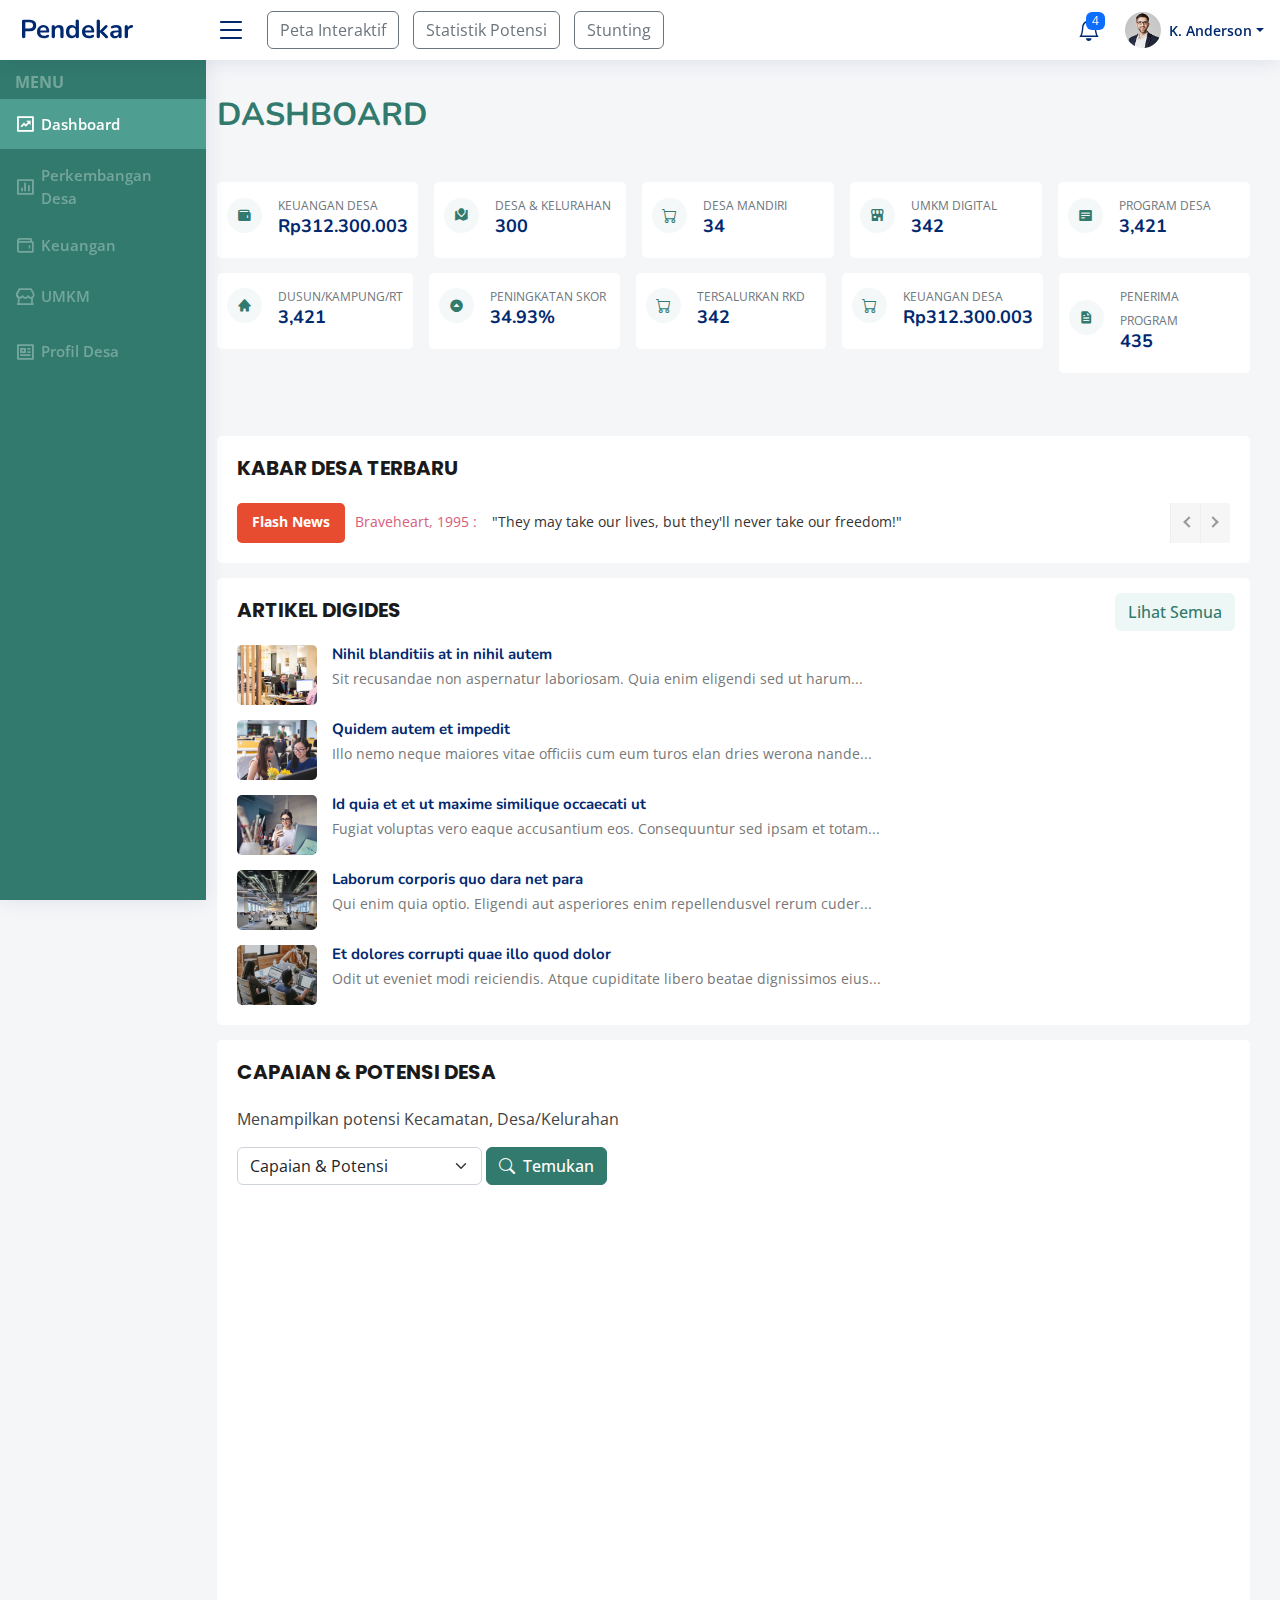
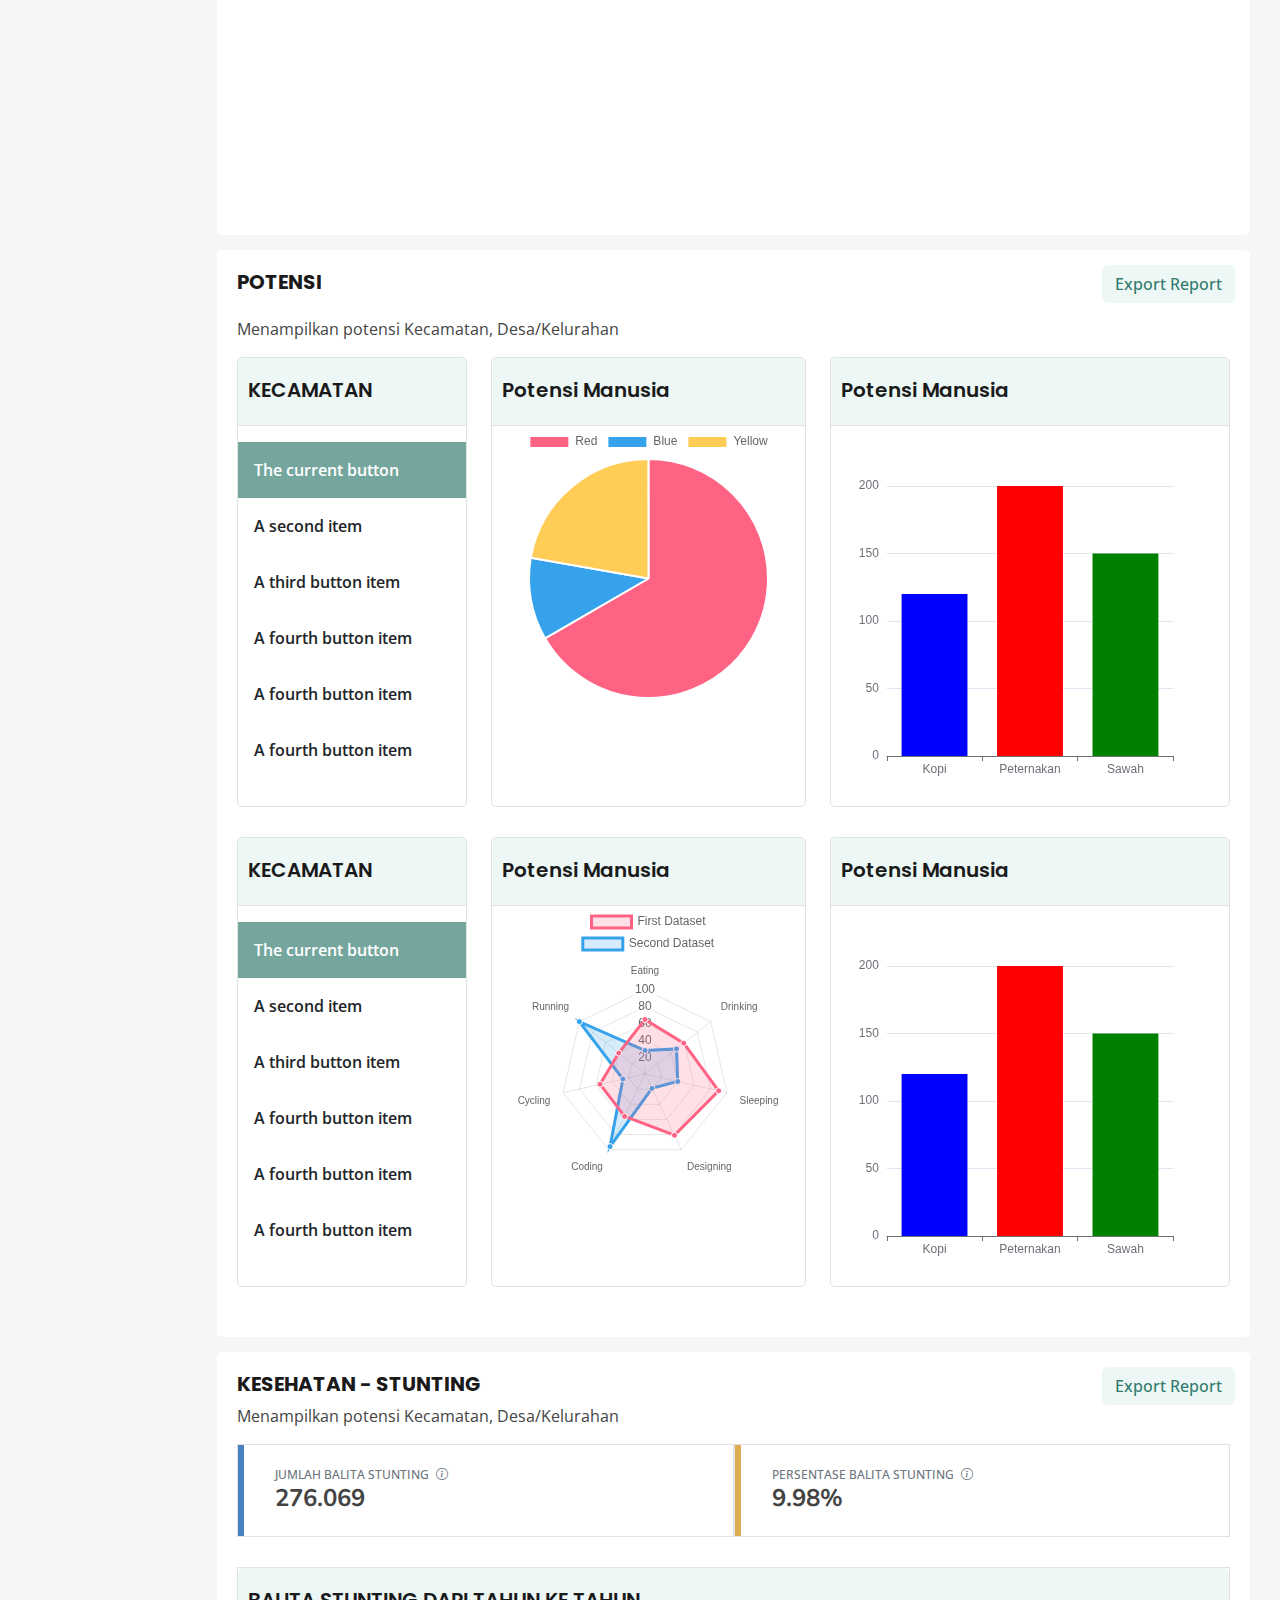
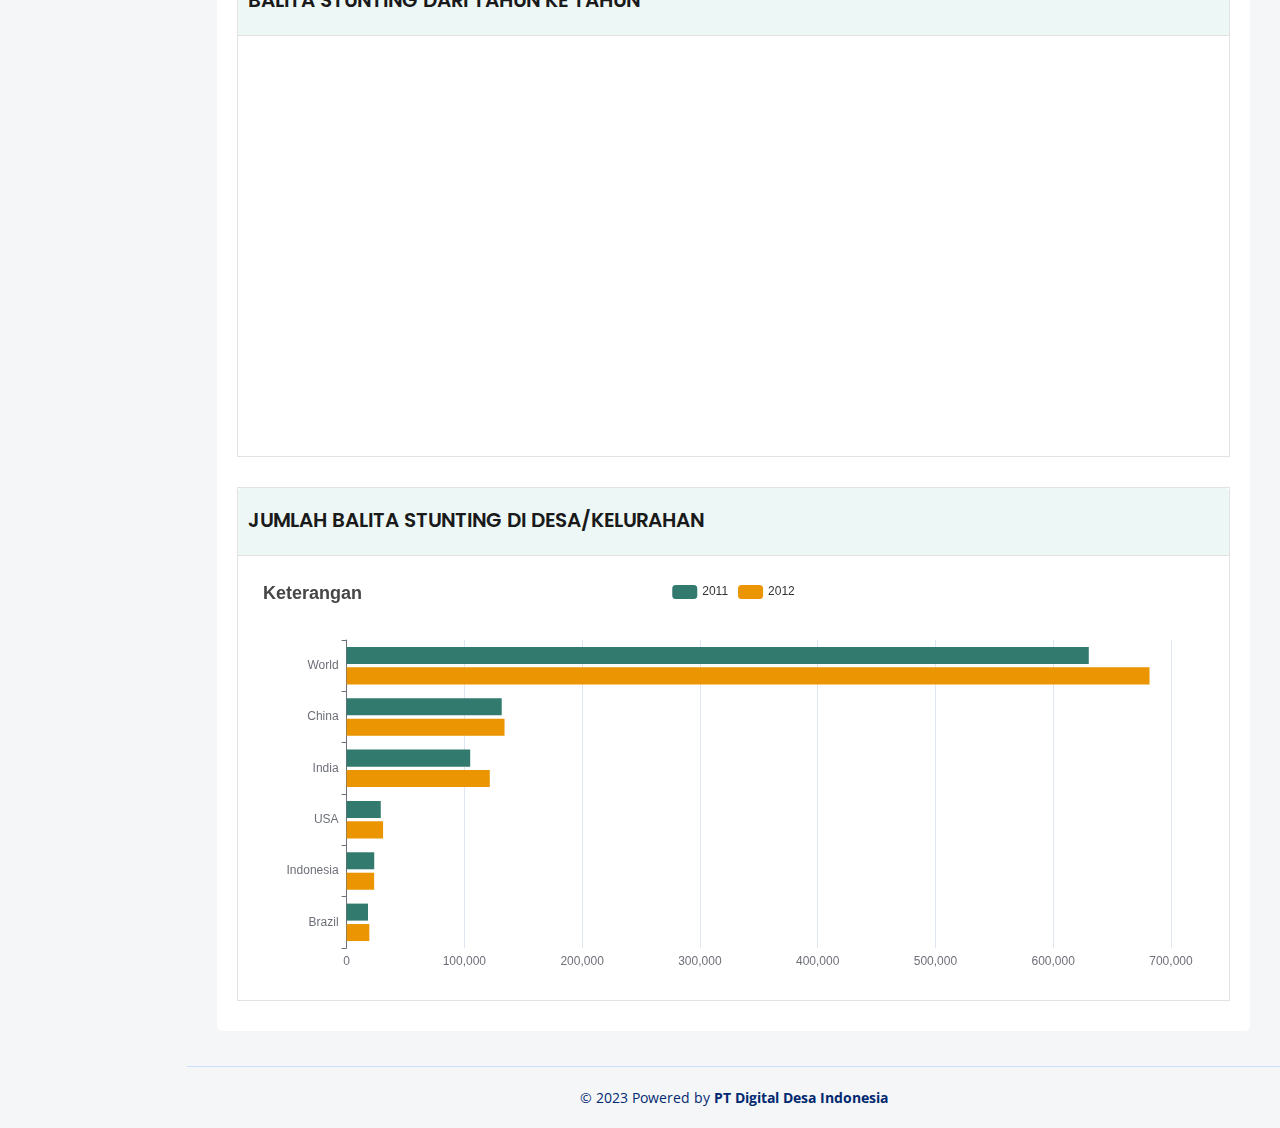
<file: index.html>
<!DOCTYPE html>
<html lang="en">

<head>
  <meta charset="utf-8">
  <meta content="width=device-width, initial-scale=1.0" name="viewport">

  <title>Dashboard - PENDEKAR</title>
  <meta content="" name="description">
  <meta content="" name="keywords">

  <!-- Favicons -->
  <link href="https://digitaldesa.id/templates/homepage/media/misc/favicon/digides.png" rel="icon">
  <link href="assets/img/apple-touch-icon.png" rel="apple-touch-icon">

  <!-- Google Fonts -->
  <link href="https://fonts.gstatic.com" rel="preconnect">
  <link
    href="https://fonts.googleapis.com/css?family=Open+Sans:300,300i,400,400i,600,600i,700,700i|Nunito:300,300i,400,400i,600,600i,700,700i|Poppins:300,300i,400,400i,500,500i,600,600i,700,700i"
    rel="stylesheet">

  <!-- Amcharts -->
  <script src="https://cdn.amcharts.com/lib/5/index.js"></script>
  <script src="https://cdn.amcharts.com/lib/5/xy.js"></script>
  <script src="https://cdn.amcharts.com/lib/5/percent.js"></script>
  <script src="https://cdn.amcharts.com/lib/5/themes/Animated.js"></script>

  <!-- Vendor CSS Files -->
  <link href="assets/vendor/bootstrap/css/bootstrap.min.css" rel="stylesheet">
  <link href="assets/vendor/bootstrap-icons/bootstrap-icons.css" rel="stylesheet">
  <link href="assets/vendor/boxicons/css/boxicons.min.css" rel="stylesheet">
  <link href="assets/vendor/quill/quill.snow.css" rel="stylesheet">
  <link href="assets/vendor/quill/quill.bubble.css" rel="stylesheet">
  <link href="assets/vendor/remixicon/remixicon.css" rel="stylesheet">
  <link href="assets/vendor/simple-datatables/style.css" rel="stylesheet">

  <!-- Template Main CSS File -->
  <link href="assets/css/news-ticker.min.css" rel="stylesheet">
  <link href="assets/css/style.css" rel="stylesheet">

  <!-- =======================================================
  * Template Name: NiceAdmin - v2.5.0
  * Template URL: https://bootstrapmade.com/nice-admin-bootstrap-admin-html-template/
  * Author: BootstrapMade.com
  * License: https://bootstrapmade.com/license/
  ======================================================== -->
</head>

<body>

  <!-- ======= Header ======= -->
  <header id="header" class="header fixed-top d-flex align-items-center">

    <div class="d-flex align-items-center justify-content-between">
      <a href="index.html" class="logo d-flex align-items-center">
        <!-- <img src="assets/img/logo.png" alt=""> -->
        <span class="d-none d-lg-block">Pendekar</span>
      </a>
      <i class="bi bi-list toggle-sidebar-btn"></i>
    </div><!-- End Logo -->

    <div class="button-bar">
      <button type="button" class="btn btn-outline-secondary">Peta Interaktif</button>
      <button type="button" class="btn btn-outline-secondary">Statistik Potensi</button>
      <button type="button" class="btn btn-outline-secondary">Stunting</button>
    </div><!-- End Button Bar -->

    <nav class="header-nav ms-auto">
      <ul class="d-flex align-items-center">

        <li class="nav-item dropdown">

          <a class="nav-link nav-icon" href="#" data-bs-toggle="dropdown">
            <i class="bi bi-bell"></i>
            <span class="badge bg-primary badge-number">4</span>
          </a><!-- End Notification Icon -->

          <ul class="dropdown-menu dropdown-menu-end dropdown-menu-arrow notifications">
            <li class="dropdown-header">
              You have 4 new notifications
              <a href="#"><span class="badge rounded-pill bg-primary p-2 ms-2">View all</span></a>
            </li>
            <li>
              <hr class="dropdown-divider">
            </li>

            <li class="notification-item">
              <i class="bi bi-exclamation-circle text-warning"></i>
              <div>
                <h4>Lorem Ipsum</h4>
                <p>Quae dolorem earum veritatis oditseno</p>
                <p>30 min. ago</p>
              </div>
            </li>

            <li>
              <hr class="dropdown-divider">
            </li>

            <li class="notification-item">
              <i class="bi bi-x-circle text-danger"></i>
              <div>
                <h4>Atque rerum nesciunt</h4>
                <p>Quae dolorem earum veritatis oditseno</p>
                <p>1 hr. ago</p>
              </div>
            </li>

            <li>
              <hr class="dropdown-divider">
            </li>

            <li class="notification-item">
              <i class="bi bi-check-circle text-success"></i>
              <div>
                <h4>Sit rerum fuga</h4>
                <p>Quae dolorem earum veritatis oditseno</p>
                <p>2 hrs. ago</p>
              </div>
            </li>

            <li>
              <hr class="dropdown-divider">
            </li>

            <li class="notification-item">
              <i class="bi bi-info-circle text-primary"></i>
              <div>
                <h4>Dicta reprehenderit</h4>
                <p>Quae dolorem earum veritatis oditseno</p>
                <p>4 hrs. ago</p>
              </div>
            </li>

            <li>
              <hr class="dropdown-divider">
            </li>
            <li class="dropdown-footer">
              <a href="#">Show all notifications</a>
            </li>

          </ul><!-- End Notification Dropdown Items -->

        </li><!-- End Notification Nav -->

        <li class="nav-item dropdown pe-3">

          <a class="nav-link nav-profile d-flex align-items-center pe-0" href="#" data-bs-toggle="dropdown">
            <img src="assets/img/profile-img.jpg" alt="Profile" class="rounded-circle">
            <span class="d-none d-md-block dropdown-toggle ps-2">K. Anderson</span>
          </a><!-- End Profile Iamge Icon -->

          <ul class="dropdown-menu dropdown-menu-end dropdown-menu-arrow profile">
            <li class="dropdown-header">
              <h6>Kevin Anderson</h6>
              <span>Web Designer</span>
            </li>
            <li>
              <hr class="dropdown-divider">
            </li>

            <li>
              <a class="dropdown-item d-flex align-items-center" href="users-profile.html">
                <i class="bi bi-person"></i>
                <span>My Profile</span>
              </a>
            </li>
            <li>
              <hr class="dropdown-divider">
            </li>

            <li>
              <a class="dropdown-item d-flex align-items-center" href="users-profile.html">
                <i class="bi bi-gear"></i>
                <span>Account Settings</span>
              </a>
            </li>
            <li>
              <hr class="dropdown-divider">
            </li>

            <li>
              <a class="dropdown-item d-flex align-items-center" href="pages-faq.html">
                <i class="bi bi-question-circle"></i>
                <span>Need Help?</span>
              </a>
            </li>
            <li>
              <hr class="dropdown-divider">
            </li>

            <li>
              <a class="dropdown-item d-flex align-items-center" href="#">
                <i class="bi bi-box-arrow-right"></i>
                <span>Sign Out</span>
              </a>
            </li>

          </ul><!-- End Profile Dropdown Items -->
        </li><!-- End Profile Nav -->

      </ul>
    </nav><!-- End Icons Navigation -->

  </header><!-- End Header -->

  <!-- ======= Sidebar ======= -->
  <aside id="sidebar" class="sidebar">


    <ul class="sidebar-nav" id="sidebar-nav">
      <li class="nav-heading">Menu</li>

      <li class="nav-item">
        <a class="nav-link" href="index.html">
          <i class="ri-funds-box-line"></i>
          <span>Dashboard</span>
        </a>
      </li><!-- End Analisis Interaktif Nav -->

      <li class="nav-item">
        <a class="nav-link collapsed" href="perkembangan-desa.html">
          <i class="ri-bar-chart-box-line"></i>
          <span>Perkembangan Desa</span>
        </a>
      </li><!-- End Perkembangan Desa Nav -->

      <li class="nav-item">
        <a class="nav-link collapsed" href="keuangan.html">
          <i class="bx bx-wallet"></i>
          <span>Keuangan</span>
        </a>
      </li><!-- End Keuangan Nav -->

      <li class="nav-item">
        <a class="nav-link collapsed" href="umkm.html">
          <i class="ri-store-2-line"></i>
          <span>UMKM</span>
        </a>
      </li><!-- End UMKM Nav -->

      <li class="nav-item">
        <a class="nav-link collapsed" href="profil-desa.html">
          <i class="ri-profile-line"></i>
          <span>Profil Desa</span>
        </a>
      </li><!-- End Profil Desa Nav -->

    </ul>

  </aside><!-- End Sidebar-->

  <main id="main" class="main">

    <div class="pagetitle mt-3 mb-5">
      <h1>Dashboard</h1>
    </div><!-- End Page Title -->

    <section class="section dashboard">
      <div class="row">

        <!-- Info Card Section -->
        <div class="col-lg-12 mb-5">
          <div class="row g-md-3">
            <div class="col-md">
              <div class="card info-card sales-card">
                <div class="card-body-info">
                  <div class="d-flex align-items-center">
                    <div class="card-icon rounded-circle d-flex align-items-center justify-content-center">
                      <i class="bx bxs-wallet"></i>
                    </div>
                    <div class="ps-3">
                      <span class="text-muted smaller pt-2">KEUANGAN DESA</span>
                      <h6>Rp312.300.003</h6>
                    </div>
                  </div>
                </div>
              </div>
            </div>

            <div class="col-md">
              <div class="card info-card sales-card">
                <div class="card-body-info">
                  <div class="d-flex align-items-center">
                    <div class="card-icon rounded-circle d-flex align-items-center justify-content-center">
                      <i class="ri-road-map-fill"></i>
                    </div>
                    <div class="ps-3">
                      <span class="text-muted smaller pt-2">DESA & KELURAHAN</span>
                      <h6>300</h6>
                    </div>
                  </div>
                </div>
              </div>
            </div>

            <div class="col-md">
              <div class="card info-card sales-card">
                <div class="card-body-info">
                  <div class="d-flex align-items-center">
                    <div class="card-icon rounded-circle d-flex align-items-center justify-content-center">
                      <i class="bi bi-cart"></i>
                    </div>
                    <div class="ps-3">
                      <span class="text-muted smaller pt-2">DESA MANDIRI</span>
                      <h6>34</h6>
                    </div>
                  </div>
                </div>
              </div>
            </div>

            <div class="col-md">
              <div class="card info-card sales-card">
                <div class="card-body-info">
                  <div class="d-flex align-items-center">
                    <div class="card-icon rounded-circle d-flex align-items-center justify-content-center">
                      <i class="bx bxs-store-alt"></i>
                    </div>
                    <div class="ps-3">
                      <span class="text-muted smaller pt-2">UMKM DIGITAL</span>
                      <h6>342</h6>
                    </div>
                  </div>
                </div>
              </div>
            </div>

            <div class="col-md">
              <div class="card info-card sales-card">
                <div class="card-body-info">
                  <div class="d-flex align-items-center">
                    <div class="card-icon rounded-circle d-flex align-items-center justify-content-center">
                      <i class="bx bxs-detail"></i>
                    </div>
                    <div class="ps-3">
                      <span class="text-muted smaller pt-2">PROGRAM DESA</span>
                      <h6>3,421</h6>
                    </div>
                  </div>
                </div>
              </div>
            </div>
          </div><!-- End Info Card Row 1 -->

          <div class="row g-md-3">
            <div class="col-md">
              <div class="card info-card sales-card">
                <div class="card-body-info">
                  <div class="d-flex align-items-center">
                    <div class="card-icon rounded-circle d-flex align-items-center justify-content-center">
                      <i class="bx bxs-home"></i>
                    </div>
                    <div class="ps-3">
                      <span class="text-muted smaller pt-2">DUSUN/KAMPUNG/RT</span>
                      <h6>3,421</h6>
                    </div>
                  </div>
                </div>
              </div>
            </div>

            <div class="col-md">
              <div class="card info-card sales-card">
                <div class="card-body-info">
                  <div class="d-flex align-items-center">
                    <div class="card-icon rounded-circle d-flex align-items-center justify-content-center">
                      <i class="bx bxs-caret-up-circle"></i>
                    </div>
                    <div class="ps-3">
                      <span class="text-muted smaller pt-2">PENINGKATAN SKOR</span>
                      <h6>34.93%</h6>
                    </div>
                  </div>
                </div>
              </div>
            </div>

            <div class="col-md">
              <div class="card info-card sales-card">
                <div class="card-body-info">
                  <div class="d-flex align-items-center">
                    <div class="card-icon rounded-circle d-flex align-items-center justify-content-center">
                      <i class="bi bi-cart"></i>
                    </div>
                    <div class="ps-3">
                      <span class="text-muted smaller pt-2">TERSALURKAN RKD</span>
                      <h6>342</h6>
                    </div>
                  </div>
                </div>
              </div>
            </div>

            <div class="col-md">
              <div class="card info-card sales-card">
                <div class="card-body-info">
                  <div class="d-flex align-items-center">
                    <div class="card-icon rounded-circle d-flex align-items-center justify-content-center">
                      <i class="bi bi-cart"></i>
                    </div>
                    <div class="ps-3">
                      <span class="text-muted smaller pt-2">KEUANGAN DESA</span>
                      <h6>Rp312.300.003</h6>
                    </div>
                  </div>
                </div>
              </div>
            </div>

            <div class="col-md">
              <div class="card info-card sales-card">
                <div class="card-body-info">
                  <div class="d-flex align-items-center">
                    <div class="card-icon rounded-circle d-flex align-items-center justify-content-center">
                      <i class="bx bxs-file"></i>
                    </div>
                    <div class="ps-3">
                      <span class="text-muted smaller pt-2">PENERIMA PROGRAM</span>
                      <h6>435</h6>
                    </div>
                  </div>
                </div>
              </div>
            </div>
          </div><!-- End Info Card Row 2 -->

        </div><!-- End Info Card Section -->

        <!-- News Section -->
        <div class="col-lg-12">

          <div class="row">
            <div class="col-md-12">
              <div class="card">

                <div class="card-body">
                  <h5 class="card-title-potensi">KABAR DESA TERBARU</h5>

                  <div class="bn-breaking-news" id="newsTicker9">
                    <div class="bn-label">Flash News</div>
                    <div class="bn-news">
                      <ul>
                        <li><span class="bn-prefix">Braveheart, 1995 :</span>"They may take our lives, but they'll never
                          take our freedom!"</li>
                        <li><span class="bn-prefix">Star Wars Episode VII: The Force Awakens, 2015 :</span>"Chewie,
                          we're home."</li>
                        <li><span class="bn-prefix">Pulp Fiction, 1994 :</span>"They call it a Royale with cheese."</li>
                        <li><span class="bn-prefix">Jerry Maguire, 1996 :</span>"You complete me."</li>
                        <li><span class="bn-prefix">Jerry Maguire I, 1996 :</span>"You complete me."</li>
                      </ul>
                    </div>
                    <div class="bn-controls">
                      <button><span class="bn-arrow bn-prev"></span></button>
                      <button><span class="bn-arrow bn-next"></span></button>
                    </div>
                  </div>

                </div>
              </div>
            </div><!-- End News Column 1 -->

            <div class="col-md-12">
              <div class="card">
                <div class="card-body">
                  <h5 class="card-title-potensi">ARTIKEL DIGIDES</h5>
                  <div class="filter-primary">
                    <button type="button" class="btn btn-primary">Lihat Semua</button>
                  </div>

                  <div class="news overflow-auto">
                    <div class="post-item clearfix">
                      <img src="assets/img/news-1.jpg" alt="">
                      <h4><a href="#">Nihil blanditiis at in nihil autem</a></h4>
                      <p>Sit recusandae non aspernatur laboriosam. Quia enim eligendi sed ut harum...</p>
                    </div>

                    <div class="post-item clearfix">
                      <img src="assets/img/news-2.jpg" alt="">
                      <h4><a href="#">Quidem autem et impedit</a></h4>
                      <p>Illo nemo neque maiores vitae officiis cum eum turos elan dries werona nande...</p>
                    </div>

                    <div class="post-item clearfix">
                      <img src="assets/img/news-3.jpg" alt="">
                      <h4><a href="#">Id quia et et ut maxime similique occaecati ut</a></h4>
                      <p>Fugiat voluptas vero eaque accusantium eos. Consequuntur sed ipsam et totam...</p>
                    </div>

                    <div class="post-item clearfix">
                      <img src="assets/img/news-4.jpg" alt="">
                      <h4><a href="#">Laborum corporis quo dara net para</a></h4>
                      <p>Qui enim quia optio. Eligendi aut asperiores enim repellendusvel rerum cuder...</p>
                    </div>

                    <div class="post-item clearfix">
                      <img src="assets/img/news-5.jpg" alt="">
                      <h4><a href="#">Et dolores corrupti quae illo quod dolor</a></h4>
                      <p>Odit ut eveniet modi reiciendis. Atque cupiditate libero beatae dignissimos eius...</p>
                    </div>
                  </div>
                </div>
              </div>
            </div><!-- End News Column 2 -->
          </div><!-- End Row News -->

        </div><!-- End News Section -->

        <!-- Maps Section -->
        <div class="col-lg-12">
          <div class="card">
            <div class="card-body">
              <h5 class="card-title-potensi">CAPAIAN & POTENSI DESA</h5>
              <p>Menampilkan potensi Kecamatan, Desa/Kelurahan</p>
              <div class="row g-1 mb-4">
                <div class="col-3">
                  <select class="form-select" aria-label="Default select example">
                    <option selected>Capaian & Potensi</option>
                    <option value="1">One</option>
                    <option value="2">Two</option>
                    <option value="3">Three</option>
                  </select>
                </div>
                <div class="col-3">
                  <button type="button" class="btn btn-cari"><i class="bi bi-search me-1"></i> Temukan</button>
                </div>
              </div>
              <iframe
                src="https://www.google.com/maps/embed?pb=!1m18!1m12!1m3!1d63420.99288538326!2d107.54446639281886!3d-6.545400788011531!2m3!1f0!2f0!3f0!3m2!1i1024!2i768!4f13.1!3m3!1m2!1s0x2e6916cc19b3a0e9%3A0xd62b494f4f9c4f7b!2sCimayasari%2C%20Kec.%20Cipeundeuy%2C%20Kabupaten%20Subang%2C%20Jawa%20Barat!5e0!3m2!1sid!2sid!4v1677635547756!5m2!1sid!2sid"
                width="100%" height="600" style="border:0;" allowfullscreen="" loading="lazy"
                referrerpolicy="no-referrer-when-downgrade"></iframe>
            </div>
          </div>
        </div><!-- End Maps Section -->

        <!-- Potensi Section -->
        <div class="col-lg-12">
          <div class="card">
            <div class="card-body">
              <h5 class="card-title-potensi">POTENSI</h5>
              <p>Menampilkan potensi Kecamatan, Desa/Kelurahan</p>
              <div class="filter-primary">
                <button type="button" class="btn btn-primary">Export Report</button>
              </div>
              <div class="row">
                <div class="col-md-3">
                  <div class="potensi-card">
                    <div class="box-featured">
                      <h5 class="card-title">KECAMATAN</h5>
                    </div>
                    <div class="list-group-potensi mt-3">
                      <button type="button" class="list-group-item list-group-item-action active" aria-current="true">
                        The current button
                      </button>
                      <button type="button" class="list-group-item list-group-item-action">A second item</button>
                      <button type="button" class="list-group-item list-group-item-action">A third button
                        item</button>
                      <button type="button" class="list-group-item list-group-item-action">A fourth button
                        item</button>
                      <button type="button" class="list-group-item list-group-item-action">A fourth button
                        item</button>
                      <button type="button" class="list-group-item list-group-item-action">A fourth button
                        item</button>
                    </div>
                  </div>
                </div><!-- End Kecamatan -->

                <div class="col-md-4">
                  <div class="potensi-card">
                    <div class="box-featured">
                      <h5 class="card-title">Potensi Manusia</h5>
                    </div>
                    <div class="card-body">
                      <canvas id="pieChart" style="max-height: 400px;"></canvas>
                      <script>
                        document.addEventListener("DOMContentLoaded", () => {
                          new Chart(document.querySelector('#pieChart'), {
                            type: 'pie',
                            data: {
                              labels: [
                                'Red',
                                'Blue',
                                'Yellow'
                              ],
                              datasets: [{
                                label: 'My First Dataset',
                                data: [300, 50, 100],
                                backgroundColor: [
                                  'rgb(255, 99, 132)',
                                  'rgb(54, 162, 235)',
                                  'rgb(255, 205, 86)'
                                ],
                                hoverOffset: 4
                              }]
                            }
                          });
                        });
                      </script>


                    </div>
                  </div>
                </div><!-- End Pie CHart -->

                <div class="col-md-5">
                  <div class="potensi-card">
                    <div class="box-featured">
                      <h5 class="card-title">Potensi Manusia</h5>
                    </div>
                    <div class="card-body">
                      <div id="barChart" style="min-height: 400px;" class="echart"></div>

                      <script>
                        document.addEventListener("DOMContentLoaded", () => {
                          echarts.init(document.querySelector("#barChart")).setOption({
                            xAxis: {
                              type: 'category',
                              data: ['Kopi', 'Peternakan', 'Sawah']
                            },
                            yAxis: {
                              type: 'value'
                            },
                            series: [{
                              data: [
                                {
                                  value: 120,
                                  itemStyle: { color: 'blue' },
                                },
                                {
                                  value: 200,
                                  itemStyle: { color: 'red' },
                                },
                                {
                                  value: 150,
                                  itemStyle: { color: 'green' },
                                }
                              ],
                              type: 'bar'
                            }]
                          });
                        });
                      </script>

                    </div>
                  </div>
                </div> <!-- End Bar Chart -->
              </div><!-- End Row 1 -->

              <div class="row">
                <div class="col-md-3">
                  <div class="potensi-card">
                    <div class="box-featured">
                      <h5 class="card-title">KECAMATAN</h5>
                    </div>
                    <div class="list-group-potensi mt-3">
                      <button type="button" class="list-group-item list-group-item-action active" aria-current="true">
                        The current button
                      </button>
                      <button type="button" class="list-group-item list-group-item-action">A second item</button>
                      <button type="button" class="list-group-item list-group-item-action">A third button
                        item</button>
                      <button type="button" class="list-group-item list-group-item-action">A fourth button
                        item</button>
                      <button type="button" class="list-group-item list-group-item-action">A fourth button
                        item</button>
                      <button type="button" class="list-group-item list-group-item-action">A fourth button
                        item</button>
                    </div>
                  </div>
                </div><!-- End Desa -->

                <div class="col-md-4">
                  <div class="potensi-card">
                    <div class="box-featured">
                      <h5 class="card-title">Potensi Manusia</h5>
                    </div>
                    <div class="card-body">
                      <!-- Radar Chart -->
                      <canvas id="radarChart" style="max-height: 400px;"></canvas>
                      <script>
                        document.addEventListener("DOMContentLoaded", () => {
                          new Chart(document.querySelector('#radarChart'), {
                            type: 'radar',
                            data: {
                              labels: [
                                'Eating',
                                'Drinking',
                                'Sleeping',
                                'Designing',
                                'Coding',
                                'Cycling',
                                'Running'
                              ],
                              datasets: [{
                                label: 'First Dataset',
                                data: [65, 59, 90, 81, 56, 55, 40],
                                fill: true,
                                backgroundColor: 'rgba(255, 99, 132, 0.2)',
                                borderColor: 'rgb(255, 99, 132)',
                                pointBackgroundColor: 'rgb(255, 99, 132)',
                                pointBorderColor: '#fff',
                                pointHoverBackgroundColor: '#fff',
                                pointHoverBorderColor: 'rgb(255, 99, 132)'
                              }, {
                                label: 'Second Dataset',
                                data: [28, 48, 40, 19, 96, 27, 100],
                                fill: true,
                                backgroundColor: 'rgba(54, 162, 235, 0.2)',
                                borderColor: 'rgb(54, 162, 235)',
                                pointBackgroundColor: 'rgb(54, 162, 235)',
                                pointBorderColor: '#fff',
                                pointHoverBackgroundColor: '#fff',
                                pointHoverBorderColor: 'rgb(54, 162, 235)'
                              }]
                            },
                            options: {
                              elements: {
                                line: {
                                  borderWidth: 3
                                }
                              }
                            }
                          });
                        });
                      </script>
                      <!-- End Radar CHart -->

                    </div>
                  </div>
                </div><!-- End Pie CHart -->

                <div class="col-md-5">
                  <div class="potensi-card">
                    <div class="box-featured">
                      <h5 class="card-title">Potensi Manusia</h5>
                    </div>
                    <div class="card-body">

                      <div id="saranaChart" style="min-height: 400px;" class="echart"></div>

                      <script>
                        document.addEventListener("DOMContentLoaded", () => {
                          echarts.init(document.querySelector("#saranaChart")).setOption({
                            xAxis: {
                              type: 'category',
                              data: ['Kopi', 'Peternakan', 'Sawah']
                            },
                            yAxis: {
                              type: 'value'
                            },
                            series: [{
                              data: [
                                {
                                  value: 120,
                                  itemStyle: { color: 'blue' },
                                },
                                {
                                  value: 200,
                                  itemStyle: { color: 'red' },
                                },
                                {
                                  value: 150,
                                  itemStyle: { color: 'green' },
                                }
                              ],
                              type: 'bar'
                            }]
                          });
                        });
                      </script>

                    </div>
                  </div>
                </div> <!-- End Bar Chart -->
              </div><!-- End Row 2 -->
            </div>
          </div>
        </div><!-- End Potensi Section -->

        <!-- Stunting Section -->
        <div class="col-lg-12">
          <div class="card">
            <div class="card-body pb-0">
              <h5 class="card-title-potensi pb-0">KESEHATAN - STUNTING</h5>
              <p>Menampilkan potensi Kecamatan, Desa/Kelurahan</p>
              <div class="filter-primary">
                <button type="button" class="btn btn-primary">Export Report</button>
              </div>

              <div class="row g-md-0">
                <div class="col-md-6">
                  <div class="stunting-card">
                    <div class="card-body-kesehatan">
                      <div class="ps-3">
                        <span class="badge-stunting text-muted smaller pt-2">JUMLAH BALITA STUNTING
                          <i class="bi bi-info-circle ms-1" data-bs-toggle="tooltip" data-bs-placement="top"
                            title="Tooltip on top"></i>
                        </span>
                        <h6>276.069</h6>
                      </div>
                    </div>
                  </div>
                </div>

                <div class="col-md-6">
                  <div class="stunting-card">
                    <div class="card-body-stunting">
                      <div class="ps-3">
                        <span class="badge-stunting text-muted smaller pt-2">PERSENTASE BALITA STUNTING
                          <i class="bi bi-info-circle ms-1" data-bs-toggle="tooltip" data-bs-placement="top"
                            title="Tooltip on top"></i>
                        </span>
                        <h6>9.98%</h6>
                      </div>
                    </div>
                  </div>
                </div>

                <div class="col-12">
                  <div class="stunting-card">
                    <div class="box-featured">
                      <h5 class="card-title">BALITA STUNTING DARI TAHUN KE TAHUN</h5>
                    </div>
                    <div class="card-body">

                      <div id="stuntingChart" style="min-height: 400px;"></div>

                      <script>
                        am5.ready(function () {


                          // Create root element
                          // https://www.amcharts.com/docs/v5/getting-started/#Root_element
                          var root = am5.Root.new("stuntingChart");

                          // Set themes
                          // https://www.amcharts.com/docs/v5/concepts/themes/
                          root.setThemes([am5themes_Animated.new(root)]);

                          // Create chart
                          // https://www.amcharts.com/docs/v5/charts/xy-chart/
                          var chart = root.container.children.push(
                            am5xy.XYChart.new(root, {
                              panX: false,
                              panY: false,
                              layout: root.verticalLayout
                            })
                          );

                          // Add scrollbar
                          // https://www.amcharts.com/docs/v5/charts/xy-chart/scrollbars/
                          // chart.set(
                          //   "scrollbarX",
                          //   am5.Scrollbar.new(root, {
                          //     orientation: "horizontal"
                          //   })
                          // );

                          var data = [
                            {
                              year: "2013",
                              income: 19.5,
                              expenses: 22.1
                            },
                            {
                              year: "2014",
                              income: 20.5,
                              expenses: 23.1
                            },
                            {
                              year: "2015",
                              income: 21.5,
                              expenses: 24.1
                            },
                            {
                              year: "2016",
                              income: 22.5,
                              expenses: 21.1
                            },
                            {
                              year: "2017",
                              income: 26.2,
                              expenses: 30.5
                            },
                            {
                              year: "2018",
                              income: 30.1,
                              expenses: 34.9
                            },
                            {
                              year: "2019",
                              income: 29.5,
                              expenses: 31.1
                            },
                            {
                              year: "2020",
                              income: 30.6,
                              expenses: 28.2,
                              strokeSettings: {
                                stroke: chart.get("colors").getIndex(1),
                                strokeWidth: 3,
                                strokeDasharray: [5, 5]
                              }
                            }
                          ];

                          // Create axes
                          // https://www.amcharts.com/docs/v5/charts/xy-chart/axes/
                          var xRenderer = am5xy.AxisRendererX.new(root, {});
                          var xAxis = chart.xAxes.push(
                            am5xy.CategoryAxis.new(root, {
                              categoryField: "year",
                              renderer: xRenderer,
                              tooltip: am5.Tooltip.new(root, {})
                            })
                          );
                          xRenderer.grid.template.setAll({
                            location: 1
                          })

                          xAxis.data.setAll(data);

                          var yAxis = chart.yAxes.push(
                            am5xy.ValueAxis.new(root, {
                              min: 0,
                              extraMax: 0.1,
                              renderer: am5xy.AxisRendererY.new(root, {
                                strokeOpacity: 0.1
                              })
                            })
                          );


                          // Add series
                          // https://www.amcharts.com/docs/v5/charts/xy-chart/series/

                          var series1 = chart.series.push(
                            am5xy.ColumnSeries.new(root, {
                              name: "Income",
                              xAxis: xAxis,
                              yAxis: yAxis,
                              valueYField: "income",
                              categoryXField: "year",
                              tooltip: am5.Tooltip.new(root, {
                                pointerOrientation: "horizontal",
                                labelText: "{name} in {categoryX}: {valueY} {info}"
                              })
                            })
                          );

                          series1.columns.template.setAll({
                            tooltipY: am5.percent(10),
                            templateField: "columnSettings"
                          });

                          series1.data.setAll(data);
                          series1.set("fill", am5.color("#2CA454"));
                          series1.set("stroke", am5.color("#2CA454"));

                          var series2 = chart.series.push(
                            am5xy.LineSeries.new(root, {
                              name: "Expenses",
                              xAxis: xAxis,
                              yAxis: yAxis,
                              valueYField: "expenses",
                              categoryXField: "year",
                              tooltip: am5.Tooltip.new(root, {
                                pointerOrientation: "horizontal",
                                labelText: "{name} in {categoryX}: {valueY} {info}"
                              })
                            })
                          );

                          series2.strokes.template.setAll({
                            strokeWidth: 3,
                            templateField: "strokeSettings"
                          });


                          series2.data.setAll(data);
                          series2.set("fill", am5.color("#E58B20"));
                          series2.set("stroke", am5.color("#E58B20"));

                          series2.bullets.push(function () {
                            return am5.Bullet.new(root, {
                              sprite: am5.Circle.new(root, {
                                strokeWidth: 3,
                                stroke: series2.get("stroke"),
                                radius: 5,
                                fill: root.interfaceColors.get("background")
                              })
                            });
                          });

                          chart.set("cursor", am5xy.XYCursor.new(root, {}));

                          // Add legend
                          // https://www.amcharts.com/docs/v5/charts/xy-chart/legend-xy-series/
                          var legend = chart.children.push(
                            am5.Legend.new(root, {
                              centerX: am5.p50,
                              x: am5.p50
                            })
                          );
                          legend.data.setAll(chart.series.values);

                          // Make stuff animate on load
                          // https://www.amcharts.com/docs/v5/concepts/animations/
                          chart.appear(1000, 100);
                          series1.appear();


                        }); // end am5.ready()
                      </script>

                    </div>
                  </div>
                </div>

                <div class="col-12">
                  <div class="stunting-card">
                    <div class="box-featured">
                      <h5 class="card-title">JUMLAH BALITA STUNTING DI DESA/KELURAHAN</h5>
                    </div>
                    <div class="card-body">

                      <!-- Vertical Bar Chart -->
                      <div id="verticalBarChart" style="min-height: 400px;" class="echart mt-4"></div>

                      <script>
                        document.addEventListener("DOMContentLoaded", () => {
                          echarts.init(document.querySelector("#verticalBarChart")).setOption({
                            title: {
                              text: 'Keterangan'
                            },
                            tooltip: {
                              trigger: 'axis',
                              axisPointer: {
                                type: 'shadow'
                              }
                            },
                            legend: {},
                            grid: {
                              left: '3%',
                              right: '4%',
                              bottom: '3%',
                              containLabel: true
                            },
                            xAxis: {
                              type: 'value',
                              boundaryGap: [0, 0.01]
                            },
                            yAxis: {
                              type: 'category',
                              data: ['Brazil', 'Indonesia', 'USA', 'India', 'China', 'World']
                            },
                            series: [{
                              name: '2011',
                              type: 'bar',
                              data: [18203, 23489, 29034, 104970, 131744, 630230],
                              color: '#327A6D'
                            },
                            {
                              name: '2012',
                              type: 'bar',
                              data: [19325, 23438, 31000, 121594, 134141, 681807],
                              color: '#EA9501'
                            }
                            ]
                          });
                        });
                      </script>
                      <!-- End Vertical Bar Chart -->

                    </div>
                  </div>
                </div>
              </div><!-- End Stunting Row -->
            </div>
          </div>
        </div><!-- End Stunting Section -->

      </div><!-- End Dashboard Section -->
    </section>

  </main><!-- End #main -->

  <!-- ======= Footer ======= -->
  <footer id="footer" class="footer">
    <div class="copyright">
      &copy; 2023 Powered by <strong><span>PT Digital Desa Indonesia</span></strong>
    </div>
  </footer><!-- End Footer -->

  <a href="#" class="back-to-top d-flex align-items-center justify-content-center"><i
      class="bi bi-arrow-up-short"></i></a>

  <!-- Vendor JS Files -->
  <script src="assets/vendor/apexcharts/apexcharts.min.js"></script>
  <script src="assets/vendor/bootstrap/js/bootstrap.bundle.min.js"></script>
  <script src="assets/vendor/chart.js/chart.umd.js"></script>
  <script src="assets/vendor/echarts/echarts.min.js"></script>
  <script src="assets/vendor/quill/quill.min.js"></script>
  <script src="assets/vendor/simple-datatables/simple-datatables.js"></script>
  <script src="assets/vendor/tinymce/tinymce.min.js"></script>
  <script src="assets/vendor/php-email-form/validate.js"></script>

  <!-- Template Main JS File -->
  <script src='assets/js/jquery-3.3.1.min.js'></script>
  <script src="assets/js/main.js"></script>
  <script type="text/javascript">
    $(document).ready(function () {
      $('#newsTicker9').breakingNews({
        themeColor: '#f9a828',
        effect: 'slide-left'
      });
    });
  </script>

</body>

</html>
</file>
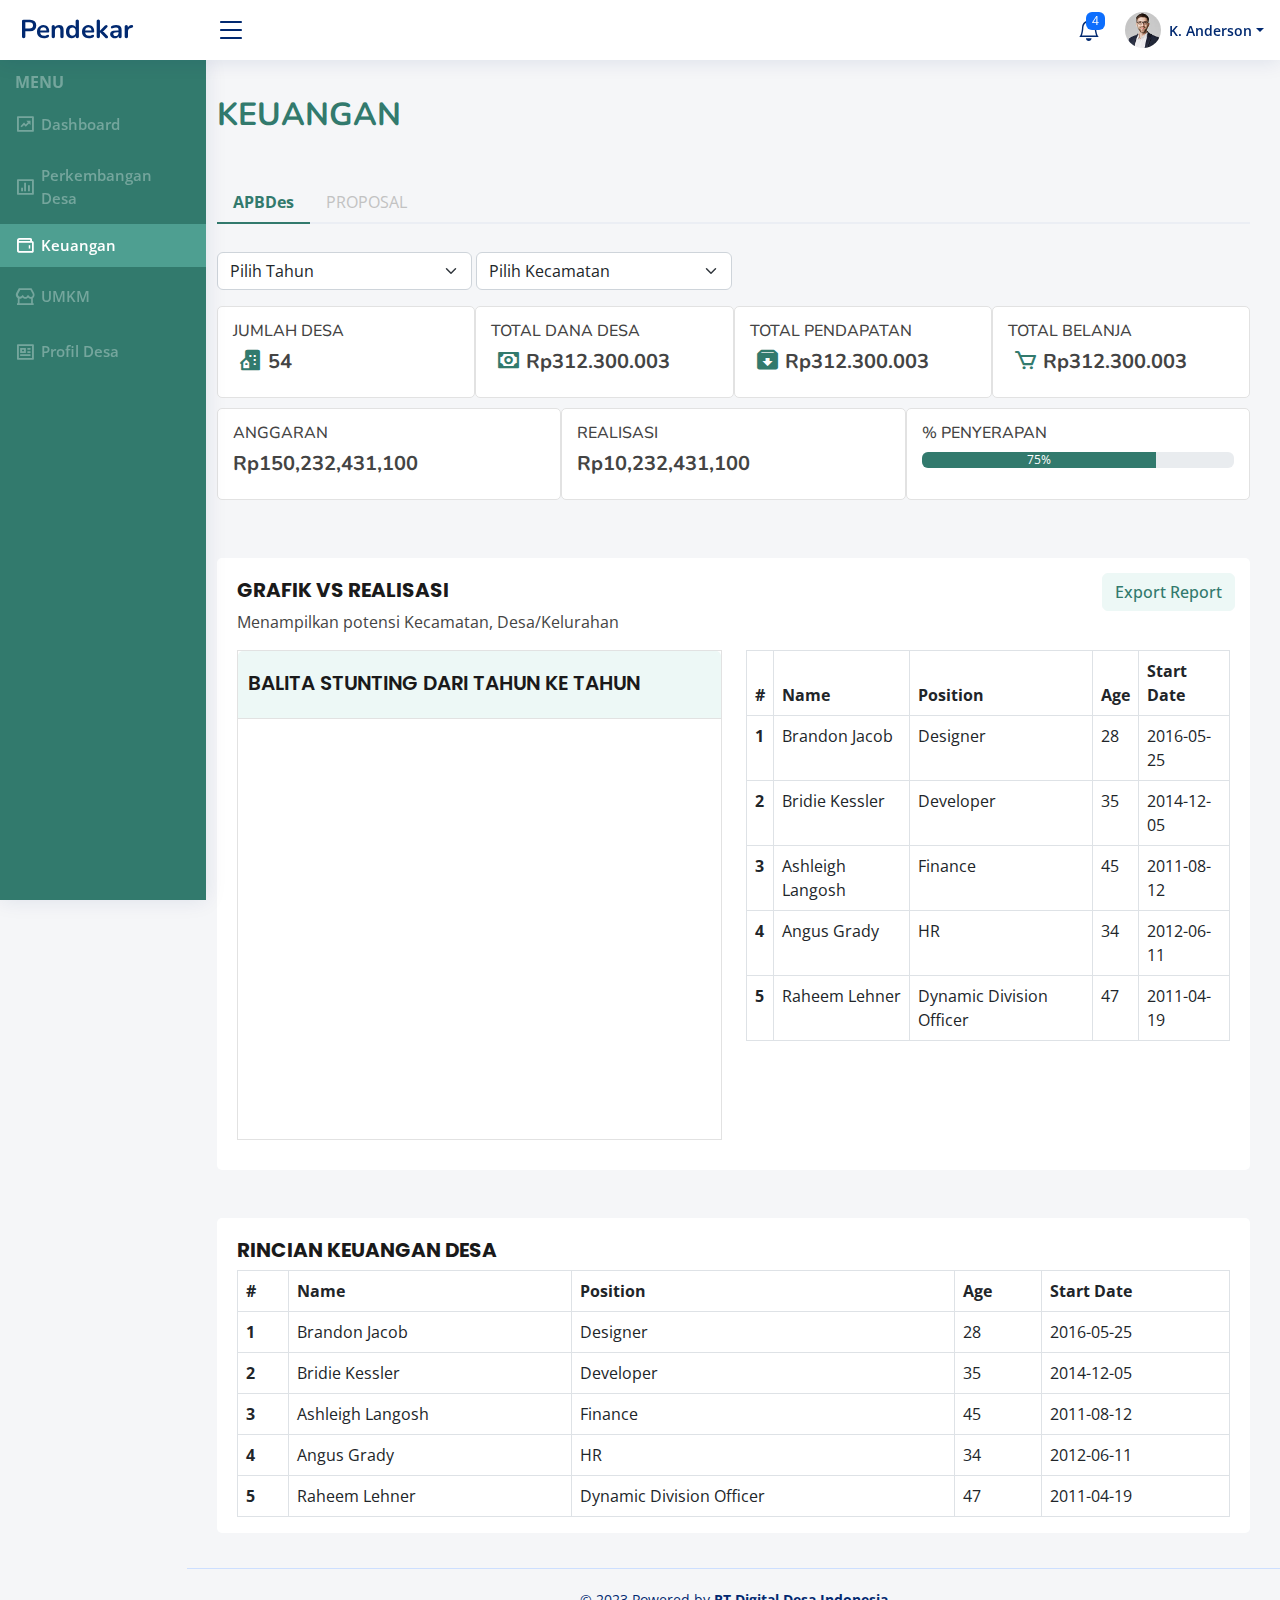
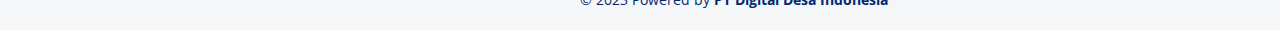
<file: keuangan.html>
<!DOCTYPE html>
<html lang="en">

<head>
  <meta charset="utf-8">
  <meta content="width=device-width, initial-scale=1.0" name="viewport">

  <title>Keuangan - PENDEKAR</title>
  <meta content="" name="description">
  <meta content="" name="keywords">

  <!-- Favicons -->
  <link href="https://digitaldesa.id/templates/homepage/media/misc/favicon/digides.png" rel="icon">
  <link href="assets/img/apple-touch-icon.png" rel="apple-touch-icon">

  <!-- Google Fonts -->
  <link href="https://fonts.gstatic.com" rel="preconnect">
  <link
    href="https://fonts.googleapis.com/css?family=Open+Sans:300,300i,400,400i,600,600i,700,700i|Nunito:300,300i,400,400i,600,600i,700,700i|Poppins:300,300i,400,400i,500,500i,600,600i,700,700i"
    rel="stylesheet">

  <!-- Amcharts -->
  <script src="https://cdn.amcharts.com/lib/5/index.js"></script>
  <script src="https://cdn.amcharts.com/lib/5/xy.js"></script>
  <script src="https://cdn.amcharts.com/lib/5/percent.js"></script>
  <script src="https://cdn.amcharts.com/lib/5/themes/Animated.js"></script>

  <!-- Vendor CSS Files -->
  <link href="assets/vendor/bootstrap/css/bootstrap.min.css" rel="stylesheet">
  <link href="assets/vendor/bootstrap-icons/bootstrap-icons.css" rel="stylesheet">
  <link href="assets/vendor/boxicons/css/boxicons.min.css" rel="stylesheet">
  <link href="assets/vendor/quill/quill.snow.css" rel="stylesheet">
  <link href="assets/vendor/quill/quill.bubble.css" rel="stylesheet">
  <link href="assets/vendor/remixicon/remixicon.css" rel="stylesheet">
  <link href="assets/vendor/simple-datatables/style.css" rel="stylesheet">

  <!-- Template Main CSS File -->
  <link href="assets/css/news-ticker.min.css" rel="stylesheet">
  <link href="assets/css/style.css" rel="stylesheet">

  <!-- =======================================================
  * Template Name: NiceAdmin - v2.5.0
  * Template URL: https://bootstrapmade.com/nice-admin-bootstrap-admin-html-template/
  * Author: BootstrapMade.com
  * License: https://bootstrapmade.com/license/
  ======================================================== -->
</head>

<body>

  <!-- ======= Header ======= -->
  <header id="header" class="header fixed-top d-flex align-items-center">

    <div class="d-flex align-items-center justify-content-between">
      <a href="index.html" class="logo d-flex align-items-center">
        <!-- <img src="assets/img/logo.png" alt=""> -->
        <span class="d-none d-lg-block">Pendekar</span>
      </a>
      <i class="bi bi-list toggle-sidebar-btn"></i>
    </div><!-- End Logo -->

    <nav class="header-nav ms-auto">
      <ul class="d-flex align-items-center">

        <li class="nav-item dropdown">

          <a class="nav-link nav-icon" href="#" data-bs-toggle="dropdown">
            <i class="bi bi-bell"></i>
            <span class="badge bg-primary badge-number">4</span>
          </a><!-- End Notification Icon -->

          <ul class="dropdown-menu dropdown-menu-end dropdown-menu-arrow notifications">
            <li class="dropdown-header">
              You have 4 new notifications
              <a href="#"><span class="badge rounded-pill bg-primary p-2 ms-2">View all</span></a>
            </li>
            <li>
              <hr class="dropdown-divider">
            </li>

            <li class="notification-item">
              <i class="bi bi-exclamation-circle text-warning"></i>
              <div>
                <h4>Lorem Ipsum</h4>
                <p>Quae dolorem earum veritatis oditseno</p>
                <p>30 min. ago</p>
              </div>
            </li>

            <li>
              <hr class="dropdown-divider">
            </li>

            <li class="notification-item">
              <i class="bi bi-x-circle text-danger"></i>
              <div>
                <h4>Atque rerum nesciunt</h4>
                <p>Quae dolorem earum veritatis oditseno</p>
                <p>1 hr. ago</p>
              </div>
            </li>

            <li>
              <hr class="dropdown-divider">
            </li>

            <li class="notification-item">
              <i class="bi bi-check-circle text-success"></i>
              <div>
                <h4>Sit rerum fuga</h4>
                <p>Quae dolorem earum veritatis oditseno</p>
                <p>2 hrs. ago</p>
              </div>
            </li>

            <li>
              <hr class="dropdown-divider">
            </li>

            <li class="notification-item">
              <i class="bi bi-info-circle text-primary"></i>
              <div>
                <h4>Dicta reprehenderit</h4>
                <p>Quae dolorem earum veritatis oditseno</p>
                <p>4 hrs. ago</p>
              </div>
            </li>

            <li>
              <hr class="dropdown-divider">
            </li>
            <li class="dropdown-footer">
              <a href="#">Show all notifications</a>
            </li>

          </ul><!-- End Notification Dropdown Items -->

        </li><!-- End Notification Nav -->

        <li class="nav-item dropdown pe-3">

          <a class="nav-link nav-profile d-flex align-items-center pe-0" href="#" data-bs-toggle="dropdown">
            <img src="assets/img/profile-img.jpg" alt="Profile" class="rounded-circle">
            <span class="d-none d-md-block dropdown-toggle ps-2">K. Anderson</span>
          </a><!-- End Profile Iamge Icon -->

          <ul class="dropdown-menu dropdown-menu-end dropdown-menu-arrow profile">
            <li class="dropdown-header">
              <h6>Kevin Anderson</h6>
              <span>Web Designer</span>
            </li>
            <li>
              <hr class="dropdown-divider">
            </li>

            <li>
              <a class="dropdown-item d-flex align-items-center" href="users-profile.html">
                <i class="bi bi-person"></i>
                <span>My Profile</span>
              </a>
            </li>
            <li>
              <hr class="dropdown-divider">
            </li>

            <li>
              <a class="dropdown-item d-flex align-items-center" href="users-profile.html">
                <i class="bi bi-gear"></i>
                <span>Account Settings</span>
              </a>
            </li>
            <li>
              <hr class="dropdown-divider">
            </li>

            <li>
              <a class="dropdown-item d-flex align-items-center" href="pages-faq.html">
                <i class="bi bi-question-circle"></i>
                <span>Need Help?</span>
              </a>
            </li>
            <li>
              <hr class="dropdown-divider">
            </li>

            <li>
              <a class="dropdown-item d-flex align-items-center" href="#">
                <i class="bi bi-box-arrow-right"></i>
                <span>Sign Out</span>
              </a>
            </li>

          </ul><!-- End Profile Dropdown Items -->
        </li><!-- End Profile Nav -->

      </ul>
    </nav><!-- End Icons Navigation -->

  </header><!-- End Header -->

  <!-- ======= Sidebar ======= -->
  <aside id="sidebar" class="sidebar">


    <ul class="sidebar-nav" id="sidebar-nav">
      <li class="nav-heading">Menu</li>

      <li class="nav-item">
        <a class="nav-link collapsed" href="index.html">
          <i class="ri-funds-box-line"></i>
          <span>Dashboard</span>
        </a>
      </li><!-- End Analisis Interaktif Nav -->

      <li class="nav-item">
        <a class="nav-link collapsed" href="perkembangan-desa.html">
          <i class="ri-bar-chart-box-line"></i>
          <span>Perkembangan Desa</span>
        </a>
      </li><!-- End Perkembangan Desa Nav -->

      <li class="nav-item">
        <a class="nav-link" href="keuangan.html">
          <i class="bx bx-wallet"></i>
          <span>Keuangan</span>
        </a>
      </li><!-- End Keuangan Nav -->

      <li class="nav-item">
        <a class="nav-link collapsed" href="umkm.html">
          <i class="ri-store-2-line"></i>
          <span>UMKM</span>
        </a>
      </li><!-- End UMKM Nav -->

      <li class="nav-item">
        <a class="nav-link collapsed" href="profil-desa.html">
          <i class="ri-profile-line"></i>
          <span>Profil Desa</span>
        </a>
      </li><!-- End Profil Desa Nav -->

    </ul>

  </aside><!-- End Sidebar-->

  <main id="main" class="main">

    <div class="pagetitle mt-3 mb-5">
      <h1>Keuangan</h1>
    </div><!-- End Page Title -->

    <section class="section dashboard">
      <div class="row">

        <!-- Keuangan Card Section -->
        <div class="col-lg-12">
          <!-- Bordered Tabs -->
          <ul class="container nav nav-tabs nav-tabs-bordered" id="borderedTab" role="tablist">
            <li class="nav-item" role="presentation">
              <button class="nav-link active" id="about-tab" data-bs-toggle="tab" data-bs-target="#bordered-about"
                type="button" role="tab" aria-controls="about" aria-selected="true">APBDes</button>
            </li>
            <li class="nav-item" role="presentation">
              <button class="nav-link" id="boat-tab" data-bs-toggle="tab" data-bs-target="#bordered-boat" type="button"
                role="tab" aria-controls="boat" aria-selected="false">PROPOSAL</button>
            </li>
          </ul>
          <div class="tab-content pt-2" id="borderedTabContent">
            <div class="tab-pane fade show active" id="bordered-about" role="tabpanel" aria-labelledby="about-tab">
              <div class="row g-1 my-3">
                <div class="col-3">
                  <select class="form-select" aria-label="Default select example">
                    <option selected>Pilih Tahun</option>
                    <option value="1">One</option>
                    <option value="2">Two</option>
                    <option value="3">Three</option>
                  </select>
                </div>
                <div class="col-3">
                  <select class="form-select" aria-label="Default select example">
                    <option selected>Pilih Kecamatan</option>
                    <option value="1">One</option>
                    <option value="2">Two</option>
                    <option value="3">Three</option>
                  </select>
                </div>
              </div>

              <div class="row g-md-0 mb-5">

                <div class="col-md-3">
                  <div class="keuangan-card">
                    <div class="card-body-keuangan pb-0">
                      <h6>JUMLAH DESA</h6>
                      <div class="d-flex">
                        <div class="card-icon1 rounded-circle d-flex justify-content-center">
                          <i class="bx bxs-building-house"></i>
                        </div>
                        <div>
                          <h5 class="fw-bold">54</h5>
                        </div>
                      </div>
                    </div>
                  </div>
                </div>

                <div class="col-md-3">
                  <div class="keuangan-card">
                    <div class="card-body-keuangan pb-0">
                      <h6>TOTAL DANA DESA</h6>
                      <div class="d-flex">
                        <div class="card-icon1 rounded-circle d-flex justify-content-center">
                          <i class="bx bx-money"></i>
                        </div>
                        <div>
                          <h5 class="fw-bold">Rp312.300.003</h5>
                        </div>
                      </div>
                    </div>
                  </div>
                </div>

                <div class="col-md-3">
                  <div class="keuangan-card">
                    <div class="card-body-keuangan pb-0">
                      <h6>TOTAL PENDAPATAN</h6>
                      <div class="d-flex">
                        <div class="card-icon1 rounded-circle d-flex justify-content-center">
                          <i class="bx bxs-archive-in"></i>
                        </div>
                        <div>
                          <h5 class="fw-bold">Rp312.300.003</h5>
                        </div>
                      </div>
                    </div>
                  </div>
                </div>

                <div class="col-md-3">
                  <div class="keuangan-card">
                    <div class="card-body-keuangan pb-0">
                      <h6>TOTAL BELANJA</h6>
                      <div class="d-flex">
                        <div class="card-icon1 rounded-circle d-flex justify-content-center">
                          <i class="bx bx-cart"></i>
                        </div>
                        <div>
                          <h5 class="fw-bold">Rp312.300.003</h5>
                        </div>
                      </div>
                    </div>
                  </div>
                </div>

                <div class="col-md-4">
                  <div class="keuangan-card">
                    <div class="card-body-keuangan pb-1">
                      <h6>ANGGARAN</h6>
                      <h5 class="fw-bold">Rp150,232,431,100</h5>
                    </div>
                  </div>
                </div>

                <div class="col-md-4">
                  <div class="keuangan-card">
                    <div class="card-body-keuangan pb-1">
                      <h6>REALISASI</h6>
                      <h5 class="fw-bold">Rp10,232,431,100</h5>
                    </div>
                  </div>
                </div>

                <div class="col-md-4">
                  <div class="keuangan-card">
                    <div class="card-body-keuangan">
                      <h6>% PENYERAPAN</h6>
                      <div class="progress">
                        <div class="progress-bar" role="progressbar" style="width: 75%" aria-valuenow="75"
                          aria-valuemin="0" aria-valuemax="100">75%</div>
                      </div>
                    </div>
                  </div>
                </div>

              </div>

              <!-- Stunting Section -->
              <div class="col-lg-12 mb-5">
                <div class="card">
                  <div class="card-body pb-0">
                    <h5 class="card-title-potensi pb-0">GRAFIK VS REALISASI</h5>
                    <p>Menampilkan potensi Kecamatan, Desa/Kelurahan</p>
                    <div class="filter-primary">
                      <button type="button" class="btn btn-primary">Export Report</button>
                    </div>

                    <div class="row g-4">
                      <div class="col-md-6">
                        <div class="stunting-card">
                          <div class="box-featured">
                            <h5 class="card-title">BALITA STUNTING DARI TAHUN KE TAHUN</h5>
                          </div>
                          <div class="card-body">

                            <div id="stuntingChart" style="min-height: 400px;"></div>

                            <script>
                              am5.ready(function () {


                                // Create root element
                                // https://www.amcharts.com/docs/v5/getting-started/#Root_element
                                var root = am5.Root.new("stuntingChart");

                                // Set themes
                                // https://www.amcharts.com/docs/v5/concepts/themes/
                                root.setThemes([am5themes_Animated.new(root)]);

                                // Create chart
                                // https://www.amcharts.com/docs/v5/charts/xy-chart/
                                var chart = root.container.children.push(
                                  am5xy.XYChart.new(root, {
                                    panX: false,
                                    panY: false,
                                    layout: root.verticalLayout
                                  })
                                );

                                // Add scrollbar
                                // https://www.amcharts.com/docs/v5/charts/xy-chart/scrollbars/
                                // chart.set(
                                //   "scrollbarX",
                                //   am5.Scrollbar.new(root, {
                                //     orientation: "horizontal"
                                //   })
                                // );

                                var data = [
                                  {
                                    year: "2016",
                                    income: 23.5,
                                    expenses: 21.1
                                  },
                                  {
                                    year: "2017",
                                    income: 26.2,
                                    expenses: 30.5
                                  },
                                  {
                                    year: "2018",
                                    income: 30.1,
                                    expenses: 34.9
                                  },
                                  {
                                    year: "2019",
                                    income: 29.5,
                                    expenses: 31.1
                                  },
                                  {
                                    year: "2020",
                                    income: 30.6,
                                    expenses: 28.2,
                                    strokeSettings: {
                                      stroke: chart.get("colors").getIndex(1),
                                      strokeWidth: 3,
                                      strokeDasharray: [5, 5]
                                    }
                                  }
                                ];

                                // Create axes
                                // https://www.amcharts.com/docs/v5/charts/xy-chart/axes/
                                var xRenderer = am5xy.AxisRendererX.new(root, {});
                                var xAxis = chart.xAxes.push(
                                  am5xy.CategoryAxis.new(root, {
                                    categoryField: "year",
                                    renderer: xRenderer,
                                    tooltip: am5.Tooltip.new(root, {})
                                  })
                                );
                                xRenderer.grid.template.setAll({
                                  location: 1
                                })

                                xAxis.data.setAll(data);

                                var yAxis = chart.yAxes.push(
                                  am5xy.ValueAxis.new(root, {
                                    min: 0,
                                    extraMax: 0.1,
                                    renderer: am5xy.AxisRendererY.new(root, {
                                      strokeOpacity: 0.1
                                    })
                                  })
                                );


                                // Add series
                                // https://www.amcharts.com/docs/v5/charts/xy-chart/series/

                                var series1 = chart.series.push(
                                  am5xy.ColumnSeries.new(root, {
                                    name: "Income",
                                    xAxis: xAxis,
                                    yAxis: yAxis,
                                    valueYField: "income",
                                    categoryXField: "year",
                                    tooltip: am5.Tooltip.new(root, {
                                      pointerOrientation: "horizontal",
                                      labelText: "{name} in {categoryX}: {valueY} {info}"
                                    })
                                  })
                                );

                                series1.columns.template.setAll({
                                  tooltipY: am5.percent(10),
                                  templateField: "columnSettings"
                                });

                                series1.data.setAll(data);
                                series1.set("fill", am5.color("#2CA454"));
                                series1.set("stroke", am5.color("#2CA454"));

                                var series2 = chart.series.push(
                                  am5xy.LineSeries.new(root, {
                                    name: "Expenses",
                                    xAxis: xAxis,
                                    yAxis: yAxis,
                                    valueYField: "expenses",
                                    categoryXField: "year",
                                    tooltip: am5.Tooltip.new(root, {
                                      pointerOrientation: "horizontal",
                                      labelText: "{name} in {categoryX}: {valueY} {info}"
                                    })
                                  })
                                );

                                series2.strokes.template.setAll({
                                  strokeWidth: 3,
                                  templateField: "strokeSettings"
                                });


                                series2.data.setAll(data);
                                series2.set("fill", am5.color("#E58B20"));
                                series2.set("stroke", am5.color("#E58B20"));

                                series2.bullets.push(function () {
                                  return am5.Bullet.new(root, {
                                    sprite: am5.Circle.new(root, {
                                      strokeWidth: 3,
                                      stroke: series2.get("stroke"),
                                      radius: 5,
                                      fill: root.interfaceColors.get("background")
                                    })
                                  });
                                });

                                chart.set("cursor", am5xy.XYCursor.new(root, {}));

                                // Add legend
                                // https://www.amcharts.com/docs/v5/charts/xy-chart/legend-xy-series/
                                var legend = chart.children.push(
                                  am5.Legend.new(root, {
                                    centerX: am5.p50,
                                    x: am5.p50
                                  })
                                );
                                legend.data.setAll(chart.series.values);

                                // Make stuff animate on load
                                // https://www.amcharts.com/docs/v5/concepts/animations/
                                chart.appear(1000, 100);
                                series1.appear();


                              }); // end am5.ready()
                            </script>

                          </div>
                        </div>
                      </div>

                      <div class="col-md-6">
                        <!-- Bordered Table -->
                        <table class="table table-bordered">
                          <thead>
                            <tr>
                              <th scope="col">#</th>
                              <th scope="col">Name</th>
                              <th scope="col">Position</th>
                              <th scope="col">Age</th>
                              <th scope="col">Start Date</th>
                            </tr>
                          </thead>
                          <tbody>
                            <tr>
                              <th scope="row">1</th>
                              <td>Brandon Jacob</td>
                              <td>Designer</td>
                              <td>28</td>
                              <td>2016-05-25</td>
                            </tr>
                            <tr>
                              <th scope="row">2</th>
                              <td>Bridie Kessler</td>
                              <td>Developer</td>
                              <td>35</td>
                              <td>2014-12-05</td>
                            </tr>
                            <tr>
                              <th scope="row">3</th>
                              <td>Ashleigh Langosh</td>
                              <td>Finance</td>
                              <td>45</td>
                              <td>2011-08-12</td>
                            </tr>
                            <tr>
                              <th scope="row">4</th>
                              <td>Angus Grady</td>
                              <td>HR</td>
                              <td>34</td>
                              <td>2012-06-11</td>
                            </tr>
                            <tr>
                              <th scope="row">5</th>
                              <td>Raheem Lehner</td>
                              <td>Dynamic Division Officer</td>
                              <td>47</td>
                              <td>2011-04-19</td>
                            </tr>
                          </tbody>
                        </table>
                        <!-- End Bordered Table -->
                      </div>

                    </div><!-- End Stunting Row -->
                  </div>
                </div>
              </div><!-- End Stunting Section -->

              <!-- Rekomendasi Section -->
              <div class="col-lg-12">
                <div class="card">
                  <div class="card-body pb-0">
                    <h5 class="card-title-potensi pb-0">RINCIAN KEUANGAN DESA</h5>

                    <!-- Bordered Table -->
                    <table class="table table-bordered">
                      <thead>
                        <tr>
                          <th scope="col">#</th>
                          <th scope="col">Name</th>
                          <th scope="col">Position</th>
                          <th scope="col">Age</th>
                          <th scope="col">Start Date</th>
                        </tr>
                      </thead>
                      <tbody>
                        <tr>
                          <th scope="row">1</th>
                          <td>Brandon Jacob</td>
                          <td>Designer</td>
                          <td>28</td>
                          <td>2016-05-25</td>
                        </tr>
                        <tr>
                          <th scope="row">2</th>
                          <td>Bridie Kessler</td>
                          <td>Developer</td>
                          <td>35</td>
                          <td>2014-12-05</td>
                        </tr>
                        <tr>
                          <th scope="row">3</th>
                          <td>Ashleigh Langosh</td>
                          <td>Finance</td>
                          <td>45</td>
                          <td>2011-08-12</td>
                        </tr>
                        <tr>
                          <th scope="row">4</th>
                          <td>Angus Grady</td>
                          <td>HR</td>
                          <td>34</td>
                          <td>2012-06-11</td>
                        </tr>
                        <tr>
                          <th scope="row">5</th>
                          <td>Raheem Lehner</td>
                          <td>Dynamic Division Officer</td>
                          <td>47</td>
                          <td>2011-04-19</td>
                        </tr>
                      </tbody>
                    </table>
                    <!-- End Bordered Table -->
                  </div>
                </div>
              </div><!-- End Rekomendasi Section -->

            </div>

            <div class="tab-pane fade" id="bordered-boat" role="tabpanel" aria-labelledby="boat-tab">
              <!-- Rekomendasi Section -->
              <div class="col-lg-12 mt-3 mb-5">
                <div class="card">
                  <div class="card-body">
                    <h5 class="card-title-potensi">PROGRES PROPOSAL APBDes</h5>

                    <div class="row g-md-2">

                      <div class="col-md-4">
                        <div class="proposal_pengajuan-card">
                          <div class="card-body-keuangan pb-1">
                            <h6>PENGAJUAN</h6>
                            <h5 class="fw-bold">13 Desa/Kelurahan</h5>
                          </div>
                        </div>
                      </div>

                      <div class="col-md-4">
                        <div class="proposal_revisi-card">
                          <div class="card-body-keuangan pb-1">
                            <h6>REVISI</h6>
                            <h5 class="fw-bold">13 Desa/Kelurahan</h5>
                          </div>
                        </div>
                      </div>

                      <div class="col-md-4">
                        <div class="proposal_rkd-card">
                          <div class="card-body-keuangan">
                            <h6>MASUK RKD</h6>
                            <h5 class="fw-bold">13 Desa/Kelurahan</h5>
                          </div>
                        </div>
                      </div>

                    </div>

                  </div>
                </div>
              </div><!-- End Rekomendasi Section -->

              <!-- Rekomendasi Section -->
              <div class="col-lg-12">
                <div class="card">
                  <div class="card-body">
                    <h5 class="card-title-potensi">PROPOSAL DANA TRANSFER</h5>
                    <div class="row g-1 mb-4">
                      <div class="col-3">
                        <div class="search-produk">
                          <form class="search-form-produk d-flex align-items-center" method="POST" action="#">
                            <input type="text" name="query" placeholder="Nama Desa..." title="Enter search keyword">
                            <button type="submit" title="Search"><i class="bi bi-search"></i></button>
                          </form>
                        </div>
                      </div>
                    </div>
                    <!-- Bordered Table -->
                    <table class="table table-bordered">
                      <thead>
                        <tr>
                          <th scope="col">#</th>
                          <th scope="col">Name</th>
                          <th scope="col">Position</th>
                          <th scope="col">Age</th>
                          <th scope="col">Start Date</th>
                        </tr>
                      </thead>
                      <tbody>
                        <tr>
                          <th scope="row">1</th>
                          <td>Brandon Jacob</td>
                          <td>Designer</td>
                          <td>28</td>
                          <td>2016-05-25</td>
                        </tr>
                        <tr>
                          <th scope="row">2</th>
                          <td>Bridie Kessler</td>
                          <td>Developer</td>
                          <td>35</td>
                          <td>2014-12-05</td>
                        </tr>
                        <tr>
                          <th scope="row">3</th>
                          <td>Ashleigh Langosh</td>
                          <td>Finance</td>
                          <td>45</td>
                          <td>2011-08-12</td>
                        </tr>
                        <tr>
                          <th scope="row">4</th>
                          <td>Angus Grady</td>
                          <td>HR</td>
                          <td>34</td>
                          <td>2012-06-11</td>
                        </tr>
                        <tr>
                          <th scope="row">5</th>
                          <td>Raheem Lehner</td>
                          <td>Dynamic Division Officer</td>
                          <td>47</td>
                          <td>2011-04-19</td>
                        </tr>
                      </tbody>
                    </table>
                    <!-- End Bordered Table -->
                  </div>
                </div>
              </div><!-- End Rekomendasi Section -->

            </div>
          </div>
        </div><!-- End Keuangan Card Section -->

      </div><!-- End Dashboard Section -->
    </section>

  </main><!-- End #main -->

  <!-- ======= Footer ======= -->
  <footer id="footer" class="footer">
    <div class="copyright">
      &copy; 2023 Powered by <strong><span>PT Digital Desa Indonesia</span></strong>
    </div>
  </footer><!-- End Footer -->

  <a href="#" class="back-to-top d-flex align-items-center justify-content-center"><i
      class="bi bi-arrow-up-short"></i></a>

  <!-- Vendor JS Files -->
  <script src="assets/vendor/apexcharts/apexcharts.min.js"></script>
  <script src="assets/vendor/bootstrap/js/bootstrap.bundle.min.js"></script>
  <script src="assets/vendor/chart.js/chart.umd.js"></script>
  <script src="assets/vendor/echarts/echarts.min.js"></script>
  <script src="assets/vendor/quill/quill.min.js"></script>
  <script src="assets/vendor/simple-datatables/simple-datatables.js"></script>
  <script src="assets/vendor/tinymce/tinymce.min.js"></script>
  <script src="assets/vendor/php-email-form/validate.js"></script>

  <!-- Template Main JS File -->
  <script src='https://cdnjs.cloudflare.com/ajax/libs/jquery/3.2.1/jquery.min.js'></script>
  <script src="assets/js/main.js"></script>

</body>

</html>
</file>
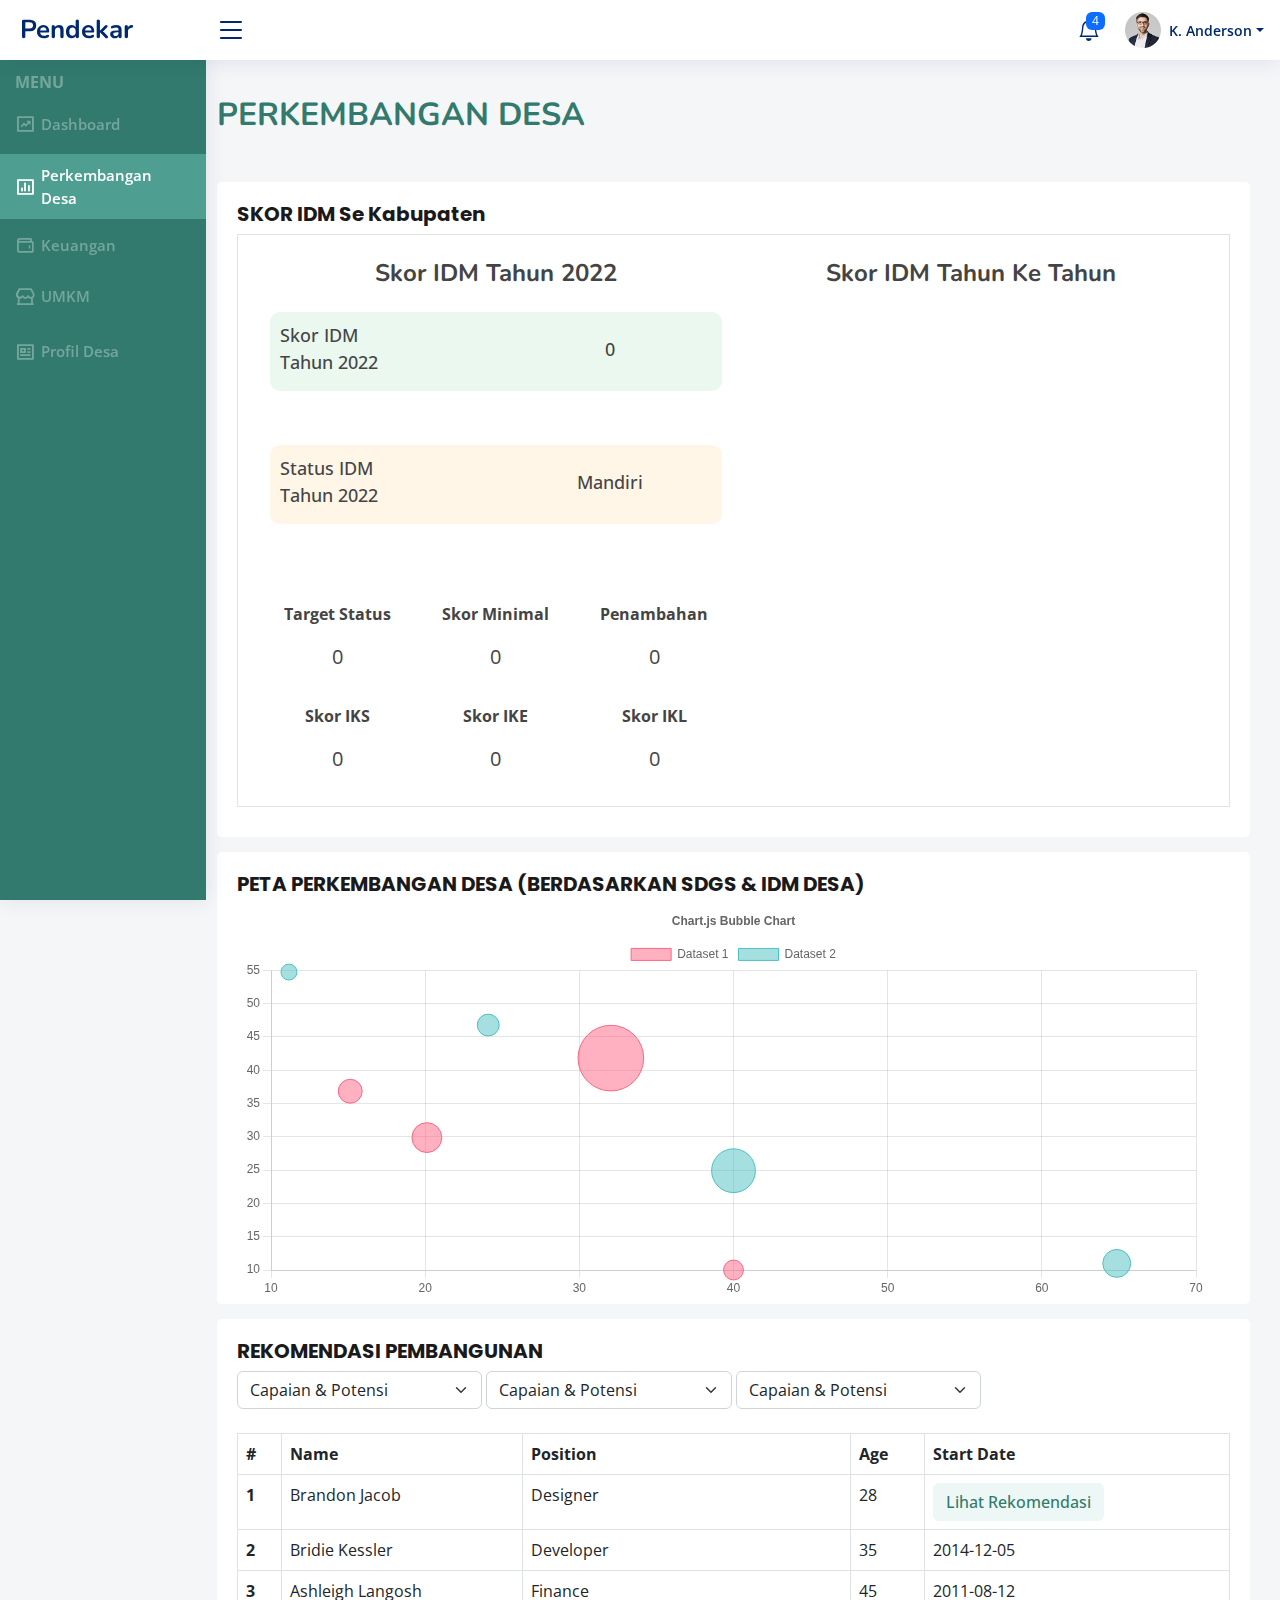
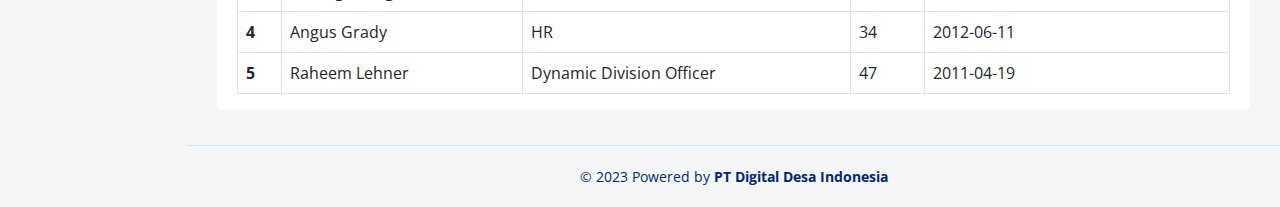
<file: perkembangan-desa.html>
<!DOCTYPE html>
<html lang="en">

<head>
  <meta charset="utf-8">
  <meta content="width=device-width, initial-scale=1.0" name="viewport">

  <title>Perkembangan Desa - PENDEKAR</title>
  <meta content="" name="description">
  <meta content="" name="keywords">

  <!-- Favicons -->
  <link href="https://digitaldesa.id/templates/homepage/media/misc/favicon/digides.png" rel="icon">
  <link href="assets/img/apple-touch-icon.png" rel="apple-touch-icon">

  <!-- Google Fonts -->
  <link href="https://fonts.gstatic.com" rel="preconnect">
  <link
    href="https://fonts.googleapis.com/css?family=Open+Sans:300,300i,400,400i,600,600i,700,700i|Nunito:300,300i,400,400i,600,600i,700,700i|Poppins:300,300i,400,400i,500,500i,600,600i,700,700i"
    rel="stylesheet">

  <!-- Amcharts -->
  <script src="https://cdn.amcharts.com/lib/5/index.js"></script>
  <script src="https://cdn.amcharts.com/lib/5/xy.js"></script>
  <script src="https://cdn.amcharts.com/lib/5/percent.js"></script>
  <script src="https://cdn.amcharts.com/lib/5/themes/Animated.js"></script>

  <!-- Vendor CSS Files -->
  <link href="assets/vendor/bootstrap/css/bootstrap.min.css" rel="stylesheet">
  <link href="assets/vendor/bootstrap-icons/bootstrap-icons.css" rel="stylesheet">
  <link href="assets/vendor/boxicons/css/boxicons.min.css" rel="stylesheet">
  <link href="assets/vendor/quill/quill.snow.css" rel="stylesheet">
  <link href="assets/vendor/quill/quill.bubble.css" rel="stylesheet">
  <link href="assets/vendor/remixicon/remixicon.css" rel="stylesheet">
  <link href="assets/vendor/simple-datatables/style.css" rel="stylesheet">

  <!-- Template Main CSS File -->
  <link href="assets/css/news-ticker.min.css" rel="stylesheet">
  <link href="assets/css/style.css" rel="stylesheet">

  <!-- =======================================================
  * Template Name: NiceAdmin - v2.5.0
  * Template URL: https://bootstrapmade.com/nice-admin-bootstrap-admin-html-template/
  * Author: BootstrapMade.com
  * License: https://bootstrapmade.com/license/
  ======================================================== -->
</head>

<body>

  <!-- ======= Header ======= -->
  <header id="header" class="header fixed-top d-flex align-items-center">

    <div class="d-flex align-items-center justify-content-between">
      <a href="index.html" class="logo d-flex align-items-center">
        <!-- <img src="assets/img/logo.png" alt=""> -->
        <span class="d-none d-lg-block">Pendekar</span>
      </a>
      <i class="bi bi-list toggle-sidebar-btn"></i>
    </div><!-- End Logo -->

    <nav class="header-nav ms-auto">
      <ul class="d-flex align-items-center">

        <li class="nav-item dropdown">

          <a class="nav-link nav-icon" href="#" data-bs-toggle="dropdown">
            <i class="bi bi-bell"></i>
            <span class="badge bg-primary badge-number">4</span>
          </a><!-- End Notification Icon -->

          <ul class="dropdown-menu dropdown-menu-end dropdown-menu-arrow notifications">
            <li class="dropdown-header">
              You have 4 new notifications
              <a href="#"><span class="badge rounded-pill bg-primary p-2 ms-2">View all</span></a>
            </li>
            <li>
              <hr class="dropdown-divider">
            </li>

            <li class="notification-item">
              <i class="bi bi-exclamation-circle text-warning"></i>
              <div>
                <h4>Lorem Ipsum</h4>
                <p>Quae dolorem earum veritatis oditseno</p>
                <p>30 min. ago</p>
              </div>
            </li>

            <li>
              <hr class="dropdown-divider">
            </li>

            <li class="notification-item">
              <i class="bi bi-x-circle text-danger"></i>
              <div>
                <h4>Atque rerum nesciunt</h4>
                <p>Quae dolorem earum veritatis oditseno</p>
                <p>1 hr. ago</p>
              </div>
            </li>

            <li>
              <hr class="dropdown-divider">
            </li>

            <li class="notification-item">
              <i class="bi bi-check-circle text-success"></i>
              <div>
                <h4>Sit rerum fuga</h4>
                <p>Quae dolorem earum veritatis oditseno</p>
                <p>2 hrs. ago</p>
              </div>
            </li>

            <li>
              <hr class="dropdown-divider">
            </li>

            <li class="notification-item">
              <i class="bi bi-info-circle text-primary"></i>
              <div>
                <h4>Dicta reprehenderit</h4>
                <p>Quae dolorem earum veritatis oditseno</p>
                <p>4 hrs. ago</p>
              </div>
            </li>

            <li>
              <hr class="dropdown-divider">
            </li>
            <li class="dropdown-footer">
              <a href="#">Show all notifications</a>
            </li>

          </ul><!-- End Notification Dropdown Items -->

        </li><!-- End Notification Nav -->

        <li class="nav-item dropdown pe-3">

          <a class="nav-link nav-profile d-flex align-items-center pe-0" href="#" data-bs-toggle="dropdown">
            <img src="assets/img/profile-img.jpg" alt="Profile" class="rounded-circle">
            <span class="d-none d-md-block dropdown-toggle ps-2">K. Anderson</span>
          </a><!-- End Profile Iamge Icon -->

          <ul class="dropdown-menu dropdown-menu-end dropdown-menu-arrow profile">
            <li class="dropdown-header">
              <h6>Kevin Anderson</h6>
              <span>Web Designer</span>
            </li>
            <li>
              <hr class="dropdown-divider">
            </li>

            <li>
              <a class="dropdown-item d-flex align-items-center" href="users-profile.html">
                <i class="bi bi-person"></i>
                <span>My Profile</span>
              </a>
            </li>
            <li>
              <hr class="dropdown-divider">
            </li>

            <li>
              <a class="dropdown-item d-flex align-items-center" href="users-profile.html">
                <i class="bi bi-gear"></i>
                <span>Account Settings</span>
              </a>
            </li>
            <li>
              <hr class="dropdown-divider">
            </li>

            <li>
              <a class="dropdown-item d-flex align-items-center" href="pages-faq.html">
                <i class="bi bi-question-circle"></i>
                <span>Need Help?</span>
              </a>
            </li>
            <li>
              <hr class="dropdown-divider">
            </li>

            <li>
              <a class="dropdown-item d-flex align-items-center" href="#">
                <i class="bi bi-box-arrow-right"></i>
                <span>Sign Out</span>
              </a>
            </li>

          </ul><!-- End Profile Dropdown Items -->
        </li><!-- End Profile Nav -->

      </ul>
    </nav><!-- End Icons Navigation -->

  </header><!-- End Header -->

  <!-- ======= Sidebar ======= -->
  <aside id="sidebar" class="sidebar">


    <ul class="sidebar-nav" id="sidebar-nav">
      <li class="nav-heading">Menu</li>

      <li class="nav-item">
        <a class="nav-link collapsed" href="index.html">
          <i class="ri-funds-box-line"></i>
          <span>Dashboard</span>
        </a>
      </li><!-- End Analisis Interaktif Nav -->

      <li class="nav-item">
        <a class="nav-link" href="perkembangan-desa.html">
          <i class="ri-bar-chart-box-line"></i>
          <span>Perkembangan Desa</span>
        </a>
      </li><!-- End Perkembangan Desa Nav -->

      <li class="nav-item">
        <a class="nav-link collapsed" href="keuangan.html">
          <i class="bx bx-wallet"></i>
          <span>Keuangan</span>
        </a>
      </li><!-- End Keuangan Nav -->

      <li class="nav-item">
        <a class="nav-link collapsed" href="umkm.html">
          <i class="ri-store-2-line"></i>
          <span>UMKM</span>
        </a>
      </li><!-- End UMKM Nav -->

      <li class="nav-item">
        <a class="nav-link collapsed" href="profil-desa.html">
          <i class="ri-profile-line"></i>
          <span>Profil Desa</span>
        </a>
      </li><!-- End Profil Desa Nav -->

    </ul>

  </aside><!-- End Sidebar-->

  <main id="main" class="main">

    <div class="pagetitle mt-3 mb-5">
      <h1>Perkembangan Desa</h1>
    </div><!-- End Page Title -->

    <section class="section dashboard">
      <div class="row">

        <!-- IDM Card Section -->
        <div class="col-lg-12">
          <div class="card">
            <div class="card-body pb-0">
              <h5 class="card-title-potensi pb-0">SKOR IDM Se Kabupaten</h5>
              <div class="stunting-card">
                <div class="card-body pb-0">
                  <div class='container'>
                    <div class='row'>
                      <div class='col-md-6'>
                        <h4 class="fw-bold mt-4 text-center">Skor IDM Tahun 2022</h4>
                        <div class="row mt-4">
                          <div class="col-md-12 mb-4">
                            <div class="stunting-card card-idm__skor">
                              <div class="card-body-info">
                                <div class="row">
                                  <div class="col-md-6">
                                    <p class="card-idm__text">
                                      Skor IDM <br />
                                      Tahun <span>2022</span>
                                    </p>
                                  </div>
                                  <div class="col-md-6 text-center center-v">
                                    <p class="card-idm__jumlah">0</p>
                                  </div>
                                </div>
                              </div>
                            </div>
                          </div>
                          <div class="col-md-12 mb-4">
                            <div class="stunting-card card-idm__status">
                              <div class="card-body-info">
                                <div class="row">
                                  <div class="col-md-6">
                                    <p class="card-idm__text">
                                      Status IDM <br />
                                      Tahun <span>2022</span>
                                    </p>
                                  </div>
                                  <div class="col-md-6 text-center center-v">
                                    <p class="card-idm__infoStatus">Mandiri</p>
                                  </div>
                                </div>
                              </div>
                            </div>
                          </div>
                        </div>
                        <div class="row text-center mt-4">
                          <div class='col-md-12'>
                            <div class='row'>
                              <div class="col-6 col-md-4 mb-3">
                                <p class="fw-bold">Target Status</p>
                                <p class="fs-5">0</p>
                              </div>
                              <div class="col-6 col-md-4 mb-3">
                                <p class="fw-bold">Skor Minimal</p>
                                <p class="fs-5">0</p>
                              </div>
                              <div class="col-6 col-md-4 mb-3">
                                <p class="fw-bold">Penambahan</p>
                                <p class="fs-5">0</p>
                              </div>
                            </div>
                          </div>
                          <div class='col-md-12'>
                            <div class='row'>
                              <div class="col-6 col-md-4 mb-3">
                                <p class="fw-bold">Skor IKS</p>
                                <p class="fs-5">0</p>
                              </div>
                              <div class="col-6 col-md-4 mb-3">
                                <p class="fw-bold">Skor IKE</p>
                                <p class="fs-5">0</p>
                              </div>
                              <div class="col-6 col-md-4 mb-3">
                                <p class="fw-bold">Skor IKL</p>
                                <p class="fs-5">0</p>
                              </div>
                            </div>
                          </div>
                        </div>
                      </div>
                      <div class='col-md-6'>
                        <h4 class="fw-bold mt-4 text-center">Skor IDM Tahun Ke Tahun</h4>
                        <div id="idmChart" style="min-height: 500px;"></div>
                        <script>
                          am5.ready(function () {


                            // Create root element
                            // https://www.amcharts.com/docs/v5/getting-started/#Root_element
                            var root = am5.Root.new("idmChart");

                            // Set themes
                            // https://www.amcharts.com/docs/v5/concepts/themes/
                            root.setThemes([am5themes_Animated.new(root)]);

                            // Create chart
                            // https://www.amcharts.com/docs/v5/charts/xy-chart/
                            var chart = root.container.children.push(
                              am5xy.XYChart.new(root, {
                                panX: false,
                                panY: false,
                                layout: root.verticalLayout
                              })
                            );

                            // Add scrollbar
                            // https://www.amcharts.com/docs/v5/charts/xy-chart/scrollbars/
                            // chart.set(
                            //   "scrollbarX",
                            //   am5.Scrollbar.new(root, {
                            //     orientation: "horizontal"
                            //   })
                            // );

                            var data = data = [
                              {
                                year: "2020",
                                skor: 0.6925,
                                info: "(Berkembang)"
                              },
                              {
                                year: "2021",
                                skor: 0.7281,
                                info: "(Maju)"
                              },
                              {
                                year: "2022",
                                skor: 0.7300,
                                strokeSettings: {
                                  stroke: chart.get("colors").getIndex(1),
                                  strokeWidth: 3,
                                  strokeDasharray: [5, 5]
                                },
                                info: "(Maju)"
                              }
                            ];

                            // Create axes
                            // https://www.amcharts.com/docs/v5/charts/xy-chart/axes/
                            let xAxis = chart.xAxes.push(
                              am5xy.CategoryAxis.new(root, {
                                categoryField: "year",
                                renderer: am5xy.AxisRendererX.new(root, {}),
                                tooltip: am5.Tooltip.new(root, {})
                              })
                            );

                            xAxis.data.setAll(data);

                            let yAxis = chart.yAxes.push(
                              am5xy.ValueAxis.new(root, {
                                min: 0.27,
                                max: 0.92,
                                strictMinMax: true,
                                renderer: am5xy.AxisRendererY.new(root, {})
                              })
                            );

                            // Add series
                            // https://www.amcharts.com/docs/v5/charts/xy-chart/series/

                            let series1 = chart.series.push(
                              am5xy.LineSeries.new(root, {
                                name: "Skor IDM",
                                xAxis: xAxis,
                                yAxis: yAxis,
                                valueYField: "skor",
                                categoryXField: "year",
                                tooltip: am5.Tooltip.new(root, {
                                  pointerOrientation: "horizontal",
                                  labelText: "{name} Tahun {categoryX}: {valueY} {info}"
                                })
                              })
                            );

                            series1.strokes.template.setAll({
                              strokeWidth: 3,
                              templateField: "strokeSettings"
                            });


                            series1.data.setAll(data);

                            series1.bullets.push(function () {
                              return am5.Bullet.new(root, {
                                sprite: am5.Circle.new(root, {
                                  strokeWidth: 3,
                                  stroke: series1.get("stroke"),
                                  radius: 5,
                                  fill: root.interfaceColors.get("background")
                                })
                              });
                            });

                            series1.set("fill", am5.color("#E58B20"));
                            series1.set("stroke", am5.color("#E58B20"));

                            series1.appear(1000);
                            chart.set("cursor", am5xy.XYCursor.new(root, {}));

                            // Add legend
                            // https://www.amcharts.com/docs/v5/charts/xy-chart/legend-xy-series/
                            var legend = chart.children.push(
                              am5.Legend.new(root, {
                                centerX: am5.p50,
                                x: am5.p50
                              })
                            );
                            legend.data.setAll(chart.series.values);

                            // Make stuff animate on load
                            // https://www.amcharts.com/docs/v5/concepts/animations/
                            chart.appear(1000, 100);
                            series1.appear();


                          }); // end am5.ready()
                        </script>
                      </div>
                    </div>
                  </div>
                </div>
              </div>
            </div>
          </div>

        </div><!-- End IDM Card Section -->

        <!-- Peta Perkembangan Desa Section -->
        <div class="col-lg-12">
          <div class="card">
            <div class="card-body pb-0">
              <h5 class="card-title-potensi pb-0">PETA PERKEMBANGAN DESA (BERDASARKAN SDGS & IDM DESA)</h5>
              <!-- Bubble Chart -->
              <canvas id="bubbleChart" style="max-height: 400px;"></canvas>
              <script>
                document.addEventListener("DOMContentLoaded", () => {
                  new Chart(document.querySelector('#bubbleChart'), {
                    type: 'bubble',
                    data: {
                      labels: ['January', 'February', 'March', 'April', 'May', 'June', 'July'],
                      datasets: [{
                        label: 'Dataset 1',
                        data: [{
                          x: 20,
                          y: 30,
                          r: 15
                        },
                        {
                          x: 40,
                          y: 10,
                          r: 10
                        },
                        {
                          x: 15,
                          y: 37,
                          r: 12
                        },
                        {
                          x: 32,
                          y: 42,
                          r: 33
                        }
                        ],
                        borderColor: 'rgb(255, 99, 132)',
                        backgroundColor: 'rgba(255, 99, 132, 0.5)'
                      },
                      {
                        label: 'Dataset 2',
                        data: [{
                          x: 40,
                          y: 25,
                          r: 22
                        },
                        {
                          x: 24,
                          y: 47,
                          r: 11
                        },
                        {
                          x: 65,
                          y: 11,
                          r: 14
                        },
                        {
                          x: 11,
                          y: 55,
                          r: 8
                        }
                        ],
                        borderColor: 'rgb(75, 192, 192)',
                        backgroundColor: 'rgba(75, 192, 192, 0.5)'
                      }
                      ]
                    },
                    options: {
                      responsive: true,
                      plugins: {
                        legend: {
                          position: 'top',
                        },
                        title: {
                          display: true,
                          text: 'Chart.js Bubble Chart'
                        }
                      }
                    }
                  });
                });
              </script>
              <!-- End Bubble Chart -->
            </div>
          </div>
        </div><!-- End Peta Perkembangan Desa Section -->

        <!-- Rekomendasi Section -->
        <div class="col-lg-12">
          <div class="card">
            <div class="card-body pb-0">
              <h5 class="card-title-potensi pb-0">REKOMENDASI PEMBANGUNAN</h5>
              <div class="row g-1 mb-4">
                <div class="col-3">
                  <select class="form-select" aria-label="Default select example">
                    <option selected>Capaian & Potensi</option>
                    <option value="1">One</option>
                    <option value="2">Two</option>
                    <option value="3">Three</option>
                  </select>
                </div>
                <div class="col-3">
                  <select class="form-select" aria-label="Default select example">
                    <option selected>Capaian & Potensi</option>
                    <option value="1">One</option>
                    <option value="2">Two</option>
                    <option value="3">Three</option>
                  </select>
                </div>
                <div class="col-3">
                  <select class="form-select" aria-label="Default select example">
                    <option selected>Capaian & Potensi</option>
                    <option value="1">One</option>
                    <option value="2">Two</option>
                    <option value="3">Three</option>
                  </select>
                </div>
              </div>
              <!-- Bordered Table -->
              <table class="table table-bordered">
                <thead>
                  <tr>
                    <th scope="col">#</th>
                    <th scope="col">Name</th>
                    <th scope="col">Position</th>
                    <th scope="col">Age</th>
                    <th scope="col">Start Date</th>
                  </tr>
                </thead>
                <tbody>
                  <tr>
                    <th scope="row">1</th>
                    <td>Brandon Jacob</td>
                    <td>Designer</td>
                    <td>28</td>
                    <td>
                      <button type="button" class="btn btn-primary" data-bs-toggle="modal"
                        data-bs-target="#disablebackdrop">Lihat Rekomendasi</button>
                    </td>
                  </tr>
                  <tr>
                    <th scope="row">2</th>
                    <td>Bridie Kessler</td>
                    <td>Developer</td>
                    <td>35</td>
                    <td>2014-12-05</td>
                  </tr>
                  <tr>
                    <th scope="row">3</th>
                    <td>Ashleigh Langosh</td>
                    <td>Finance</td>
                    <td>45</td>
                    <td>2011-08-12</td>
                  </tr>
                  <tr>
                    <th scope="row">4</th>
                    <td>Angus Grady</td>
                    <td>HR</td>
                    <td>34</td>
                    <td>2012-06-11</td>
                  </tr>
                  <tr>
                    <th scope="row">5</th>
                    <td>Raheem Lehner</td>
                    <td>Dynamic Division Officer</td>
                    <td>47</td>
                    <td>2011-04-19</td>
                  </tr>
                </tbody>
              </table>
              <!-- End Bordered Table -->
            </div>
          </div>
        </div><!-- End Rekomendasi Section -->

      </div><!-- End Dashboard Section -->
    </section>

  </main><!-- End #main -->

  <!-- Modal -->
  <div class="modal fade" id="disablebackdrop" tabindex="-1" data-bs-backdrop="false">
    <div class="modal-dialog modal-lg shadow-lg">
      <div id="item-rekomendasi" class="modal-content">
        <div class="modal-header">
          <h5 class="modal-title">Rekomendasi</h5>
          <div data-bs-dismiss="modal" aria-label="Close" style="cursor: pointer;">
            <!-- <button type="button" class="btn-close"></button> -->
            <span>Tutup</span>
          </div>
        </div>
        <div class="modal-body">
          <h5><span class="badge bg-super-prioritas">Super Prioritas</span></h5>
          <h5><span class="badge bg-prioritas">Prioritas</span></h5>
        </div>
      </div>
    </div>
  </div>

  <!-- ======= Footer ======= -->
  <footer id="footer" class="footer">
    <div class="copyright">
      &copy; 2023 Powered by <strong><span>PT Digital Desa Indonesia</span></strong>
    </div>
  </footer><!-- End Footer -->

  <a href="#" class="back-to-top d-flex align-items-center justify-content-center"><i
      class="bi bi-arrow-up-short"></i></a>

  <!-- Vendor JS Files -->
  <script src="assets/vendor/apexcharts/apexcharts.min.js"></script>
  <script src="assets/vendor/bootstrap/js/bootstrap.bundle.min.js"></script>
  <script src="assets/vendor/chart.js/chart.umd.js"></script>
  <script src="assets/vendor/echarts/echarts.min.js"></script>
  <script src="assets/vendor/quill/quill.min.js"></script>
  <script src="assets/vendor/simple-datatables/simple-datatables.js"></script>
  <script src="assets/vendor/tinymce/tinymce.min.js"></script>
  <script src="assets/vendor/php-email-form/validate.js"></script>

  <!-- Template Main JS File -->
  <script src='https://cdnjs.cloudflare.com/ajax/libs/jquery/3.2.1/jquery.min.js'></script>
  <script src="assets/js/main.js"></script>

</body>

</html>
</file>
<file: assets/vendor/quill/quill.snow.css>
/*!
 * Quill Editor v1.3.7
 * https://quilljs.com/
 * Copyright (c) 2014, Jason Chen
 * Copyright (c) 2013, salesforce.com
 */
.ql-container {
  box-sizing: border-box;
  font-family: Helvetica, Arial, sans-serif;
  font-size: 13px;
  height: 100%;
  margin: 0px;
  position: relative;
}
.ql-container.ql-disabled .ql-tooltip {
  visibility: hidden;
}
.ql-container.ql-disabled .ql-editor ul[data-checked] > li::before {
  pointer-events: none;
}
.ql-clipboard {
  left: -100000px;
  height: 1px;
  overflow-y: hidden;
  position: absolute;
  top: 50%;
}
.ql-clipboard p {
  margin: 0;
  padding: 0;
}
.ql-editor {
  box-sizing: border-box;
  line-height: 1.42;
  height: 100%;
  outline: none;
  overflow-y: auto;
  padding: 12px 15px;
  tab-size: 4;
  -moz-tab-size: 4;
  text-align: left;
  white-space: pre-wrap;
  word-wrap: break-word;
}
.ql-editor > * {
  cursor: text;
}
.ql-editor p,
.ql-editor ol,
.ql-editor ul,
.ql-editor pre,
.ql-editor blockquote,
.ql-editor h1,
.ql-editor h2,
.ql-editor h3,
.ql-editor h4,
.ql-editor h5,
.ql-editor h6 {
  margin: 0;
  padding: 0;
  counter-reset: list-1 list-2 list-3 list-4 list-5 list-6 list-7 list-8 list-9;
}
.ql-editor ol,
.ql-editor ul {
  padding-left: 1.5em;
}
.ql-editor ol > li,
.ql-editor ul > li {
  list-style-type: none;
}
.ql-editor ul > li::before {
  content: '\2022';
}
.ql-editor ul[data-checked=true],
.ql-editor ul[data-checked=false] {
  pointer-events: none;
}
.ql-editor ul[data-checked=true] > li *,
.ql-editor ul[data-checked=false] > li * {
  pointer-events: all;
}
.ql-editor ul[data-checked=true] > li::before,
.ql-editor ul[data-checked=false] > li::before {
  color: #777;
  cursor: pointer;
  pointer-events: all;
}
.ql-editor ul[data-checked=true] > li::before {
  content: '\2611';
}
.ql-editor ul[data-checked=false] > li::before {
  content: '\2610';
}
.ql-editor li::before {
  display: inline-block;
  white-space: nowrap;
  width: 1.2em;
}
.ql-editor li:not(.ql-direction-rtl)::before {
  margin-left: -1.5em;
  margin-right: 0.3em;
  text-align: right;
}
.ql-editor li.ql-direction-rtl::before {
  margin-left: 0.3em;
  margin-right: -1.5em;
}
.ql-editor ol li:not(.ql-direction-rtl),
.ql-editor ul li:not(.ql-direction-rtl) {
  padding-left: 1.5em;
}
.ql-editor ol li.ql-direction-rtl,
.ql-editor ul li.ql-direction-rtl {
  padding-right: 1.5em;
}
.ql-editor ol li {
  counter-reset: list-1 list-2 list-3 list-4 list-5 list-6 list-7 list-8 list-9;
  counter-increment: list-0;
}
.ql-editor ol li:before {
  content: counter(list-0, decimal) '. ';
}
.ql-editor ol li.ql-indent-1 {
  counter-increment: list-1;
}
.ql-editor ol li.ql-indent-1:before {
  content: counter(list-1, lower-alpha) '. ';
}
.ql-editor ol li.ql-indent-1 {
  counter-reset: list-2 list-3 list-4 list-5 list-6 list-7 list-8 list-9;
}
.ql-editor ol li.ql-indent-2 {
  counter-increment: list-2;
}
.ql-editor ol li.ql-indent-2:before {
  content: counter(list-2, lower-roman) '. ';
}
.ql-editor ol li.ql-indent-2 {
  counter-reset: list-3 list-4 list-5 list-6 list-7 list-8 list-9;
}
.ql-editor ol li.ql-indent-3 {
  counter-increment: list-3;
}
.ql-editor ol li.ql-indent-3:before {
  content: counter(list-3, decimal) '. ';
}
.ql-editor ol li.ql-indent-3 {
  counter-reset: list-4 list-5 list-6 list-7 list-8 list-9;
}
.ql-editor ol li.ql-indent-4 {
  counter-increment: list-4;
}
.ql-editor ol li.ql-indent-4:before {
  content: counter(list-4, lower-alpha) '. ';
}
.ql-editor ol li.ql-indent-4 {
  counter-reset: list-5 list-6 list-7 list-8 list-9;
}
.ql-editor ol li.ql-indent-5 {
  counter-increment: list-5;
}
.ql-editor ol li.ql-indent-5:before {
  content: counter(list-5, lower-roman) '. ';
}
.ql-editor ol li.ql-indent-5 {
  counter-reset: list-6 list-7 list-8 list-9;
}
.ql-editor ol li.ql-indent-6 {
  counter-increment: list-6;
}
.ql-editor ol li.ql-indent-6:before {
  content: counter(list-6, decimal) '. ';
}
.ql-editor ol li.ql-indent-6 {
  counter-reset: list-7 list-8 list-9;
}
.ql-editor ol li.ql-indent-7 {
  counter-increment: list-7;
}
.ql-editor ol li.ql-indent-7:before {
  content: counter(list-7, lower-alpha) '. ';
}
.ql-editor ol li.ql-indent-7 {
  counter-reset: list-8 list-9;
}
.ql-editor ol li.ql-indent-8 {
  counter-increment: list-8;
}
.ql-editor ol li.ql-indent-8:before {
  content: counter(list-8, lower-roman) '. ';
}
.ql-editor ol li.ql-indent-8 {
  counter-reset: list-9;
}
.ql-editor ol li.ql-indent-9 {
  counter-increment: list-9;
}
.ql-editor ol li.ql-indent-9:before {
  content: counter(list-9, decimal) '. ';
}
.ql-editor .ql-indent-1:not(.ql-direction-rtl) {
  padding-left: 3em;
}
.ql-editor li.ql-indent-1:not(.ql-direction-rtl) {
  padding-left: 4.5em;
}
.ql-editor .ql-indent-1.ql-direction-rtl.ql-align-right {
  padding-right: 3em;
}
.ql-editor li.ql-indent-1.ql-direction-rtl.ql-align-right {
  padding-right: 4.5em;
}
.ql-editor .ql-indent-2:not(.ql-direction-rtl) {
  padding-left: 6em;
}
.ql-editor li.ql-indent-2:not(.ql-direction-rtl) {
  padding-left: 7.5em;
}
.ql-editor .ql-indent-2.ql-direction-rtl.ql-align-right {
  padding-right: 6em;
}
.ql-editor li.ql-indent-2.ql-direction-rtl.ql-align-right {
  padding-right: 7.5em;
}
.ql-editor .ql-indent-3:not(.ql-direction-rtl) {
  padding-left: 9em;
}
.ql-editor li.ql-indent-3:not(.ql-direction-rtl) {
  padding-left: 10.5em;
}
.ql-editor .ql-indent-3.ql-direction-rtl.ql-align-right {
  padding-right: 9em;
}
.ql-editor li.ql-indent-3.ql-direction-rtl.ql-align-right {
  padding-right: 10.5em;
}
.ql-editor .ql-indent-4:not(.ql-direction-rtl) {
  padding-left: 12em;
}
.ql-editor li.ql-indent-4:not(.ql-direction-rtl) {
  padding-left: 13.5em;
}
.ql-editor .ql-indent-4.ql-direction-rtl.ql-align-right {
  padding-right: 12em;
}
.ql-editor li.ql-indent-4.ql-direction-rtl.ql-align-right {
  padding-right: 13.5em;
}
.ql-editor .ql-indent-5:not(.ql-direction-rtl) {
  padding-left: 15em;
}
.ql-editor li.ql-indent-5:not(.ql-direction-rtl) {
  padding-left: 16.5em;
}
.ql-editor .ql-indent-5.ql-direction-rtl.ql-align-right {
  padding-right: 15em;
}
.ql-editor li.ql-indent-5.ql-direction-rtl.ql-align-right {
  padding-right: 16.5em;
}
.ql-editor .ql-indent-6:not(.ql-direction-rtl) {
  padding-left: 18em;
}
.ql-editor li.ql-indent-6:not(.ql-direction-rtl) {
  padding-left: 19.5em;
}
.ql-editor .ql-indent-6.ql-direction-rtl.ql-align-right {
  padding-right: 18em;
}
.ql-editor li.ql-indent-6.ql-direction-rtl.ql-align-right {
  padding-right: 19.5em;
}
.ql-editor .ql-indent-7:not(.ql-direction-rtl) {
  padding-left: 21em;
}
.ql-editor li.ql-indent-7:not(.ql-direction-rtl) {
  padding-left: 22.5em;
}
.ql-editor .ql-indent-7.ql-direction-rtl.ql-align-right {
  padding-right: 21em;
}
.ql-editor li.ql-indent-7.ql-direction-rtl.ql-align-right {
  padding-right: 22.5em;
}
.ql-editor .ql-indent-8:not(.ql-direction-rtl) {
  padding-left: 24em;
}
.ql-editor li.ql-indent-8:not(.ql-direction-rtl) {
  padding-left: 25.5em;
}
.ql-editor .ql-indent-8.ql-direction-rtl.ql-align-right {
  padding-right: 24em;
}
.ql-editor li.ql-indent-8.ql-direction-rtl.ql-align-right {
  padding-right: 25.5em;
}
.ql-editor .ql-indent-9:not(.ql-direction-rtl) {
  padding-left: 27em;
}
.ql-editor li.ql-indent-9:not(.ql-direction-rtl) {
  padding-left: 28.5em;
}
.ql-editor .ql-indent-9.ql-direction-rtl.ql-align-right {
  padding-right: 27em;
}
.ql-editor li.ql-indent-9.ql-direction-rtl.ql-align-right {
  padding-right: 28.5em;
}
.ql-editor .ql-video {
  display: block;
  max-width: 100%;
}
.ql-editor .ql-video.ql-align-center {
  margin: 0 auto;
}
.ql-editor .ql-video.ql-align-right {
  margin: 0 0 0 auto;
}
.ql-editor .ql-bg-black {
  background-color: #000;
}
.ql-editor .ql-bg-red {
  background-color: #e60000;
}
.ql-editor .ql-bg-orange {
  background-color: #f90;
}
.ql-editor .ql-bg-yellow {
  background-color: #ff0;
}
.ql-editor .ql-bg-green {
  background-color: #008a00;
}
.ql-editor .ql-bg-blue {
  background-color: #06c;
}
.ql-editor .ql-bg-purple {
  background-color: #93f;
}
.ql-editor .ql-color-white {
  color: #fff;
}
.ql-editor .ql-color-red {
  color: #e60000;
}
.ql-editor .ql-color-orange {
  color: #f90;
}
.ql-editor .ql-color-yellow {
  color: #ff0;
}
.ql-editor .ql-color-green {
  color: #008a00;
}
.ql-editor .ql-color-blue {
  color: #06c;
}
.ql-editor .ql-color-purple {
  color: #93f;
}
.ql-editor .ql-font-serif {
  font-family: Georgia, Times New Roman, serif;
}
.ql-editor .ql-font-monospace {
  font-family: Monaco, Courier New, monospace;
}
.ql-editor .ql-size-small {
  font-size: 0.75em;
}
.ql-editor .ql-size-large {
  font-size: 1.5em;
}
.ql-editor .ql-size-huge {
  font-size: 2.5em;
}
.ql-editor .ql-direction-rtl {
  direction: rtl;
  text-align: inherit;
}
.ql-editor .ql-align-center {
  text-align: center;
}
.ql-editor .ql-align-justify {
  text-align: justify;
}
.ql-editor .ql-align-right {
  text-align: right;
}
.ql-editor.ql-blank::before {
  color: rgba(0,0,0,0.6);
  content: attr(data-placeholder);
  font-style: italic;
  left: 15px;
  pointer-events: none;
  position: absolute;
  right: 15px;
}
.ql-snow.ql-toolbar:after,
.ql-snow .ql-toolbar:after {
  clear: both;
  content: '';
  display: table;
}
.ql-snow.ql-toolbar button,
.ql-snow .ql-toolbar button {
  background: none;
  border: none;
  cursor: pointer;
  display: inline-block;
  float: left;
  height: 24px;
  padding: 3px 5px;
  width: 28px;
}
.ql-snow.ql-toolbar button svg,
.ql-snow .ql-toolbar button svg {
  float: left;
  height: 100%;
}
.ql-snow.ql-toolbar button:active:hover,
.ql-snow .ql-toolbar button:active:hover {
  outline: none;
}
.ql-snow.ql-toolbar input.ql-image[type=file],
.ql-snow .ql-toolbar input.ql-image[type=file] {
  display: none;
}
.ql-snow.ql-toolbar button:hover,
.ql-snow .ql-toolbar button:hover,
.ql-snow.ql-toolbar button:focus,
.ql-snow .ql-toolbar button:focus,
.ql-snow.ql-toolbar button.ql-active,
.ql-snow .ql-toolbar button.ql-active,
.ql-snow.ql-toolbar .ql-picker-label:hover,
.ql-snow .ql-toolbar .ql-picker-label:hover,
.ql-snow.ql-toolbar .ql-picker-label.ql-active,
.ql-snow .ql-toolbar .ql-picker-label.ql-active,
.ql-snow.ql-toolbar .ql-picker-item:hover,
.ql-snow .ql-toolbar .ql-picker-item:hover,
.ql-snow.ql-toolbar .ql-picker-item.ql-selected,
.ql-snow .ql-toolbar .ql-picker-item.ql-selected {
  color: #06c;
}
.ql-snow.ql-toolbar button:hover .ql-fill,
.ql-snow .ql-toolbar button:hover .ql-fill,
.ql-snow.ql-toolbar button:focus .ql-fill,
.ql-snow .ql-toolbar button:focus .ql-fill,
.ql-snow.ql-toolbar button.ql-active .ql-fill,
.ql-snow .ql-toolbar button.ql-active .ql-fill,
.ql-snow.ql-toolbar .ql-picker-label:hover .ql-fill,
.ql-snow .ql-toolbar .ql-picker-label:hover .ql-fill,
.ql-snow.ql-toolbar .ql-picker-label.ql-active .ql-fill,
.ql-snow .ql-toolbar .ql-picker-label.ql-active .ql-fill,
.ql-snow.ql-toolbar .ql-picker-item:hover .ql-fill,
.ql-snow .ql-toolbar .ql-picker-item:hover .ql-fill,
.ql-snow.ql-toolbar .ql-picker-item.ql-selected .ql-fill,
.ql-snow .ql-toolbar .ql-picker-item.ql-selected .ql-fill,
.ql-snow.ql-toolbar button:hover .ql-stroke.ql-fill,
.ql-snow .ql-toolbar button:hover .ql-stroke.ql-fill,
.ql-snow.ql-toolbar button:focus .ql-stroke.ql-fill,
.ql-snow .ql-toolbar button:focus .ql-stroke.ql-fill,
.ql-snow.ql-toolbar button.ql-active .ql-stroke.ql-fill,
.ql-snow .ql-toolbar button.ql-active .ql-stroke.ql-fill,
.ql-snow.ql-toolbar .ql-picker-label:hover .ql-stroke.ql-fill,
.ql-snow .ql-toolbar .ql-picker-label:hover .ql-stroke.ql-fill,
.ql-snow.ql-toolbar .ql-picker-label.ql-active .ql-stroke.ql-fill,
.ql-snow .ql-toolbar .ql-picker-label.ql-active .ql-stroke.ql-fill,
.ql-snow.ql-toolbar .ql-picker-item:hover .ql-stroke.ql-fill,
.ql-snow .ql-toolbar .ql-picker-item:hover .ql-stroke.ql-fill,
.ql-snow.ql-toolbar .ql-picker-item.ql-selected .ql-stroke.ql-fill,
.ql-snow .ql-toolbar .ql-picker-item.ql-selected .ql-stroke.ql-fill {
  fill: #06c;
}
.ql-snow.ql-toolbar button:hover .ql-stroke,
.ql-snow .ql-toolbar button:hover .ql-stroke,
.ql-snow.ql-toolbar button:focus .ql-stroke,
.ql-snow .ql-toolbar button:focus .ql-stroke,
.ql-snow.ql-toolbar button.ql-active .ql-stroke,
.ql-snow .ql-toolbar button.ql-active .ql-stroke,
.ql-snow.ql-toolbar .ql-picker-label:hover .ql-stroke,
.ql-snow .ql-toolbar .ql-picker-label:hover .ql-stroke,
.ql-snow.ql-toolbar .ql-picker-label.ql-active .ql-stroke,
.ql-snow .ql-toolbar .ql-picker-label.ql-active .ql-stroke,
.ql-snow.ql-toolbar .ql-picker-item:hover .ql-stroke,
.ql-snow .ql-toolbar .ql-picker-item:hover .ql-stroke,
.ql-snow.ql-toolbar .ql-picker-item.ql-selected .ql-stroke,
.ql-snow .ql-toolbar .ql-picker-item.ql-selected .ql-stroke,
.ql-snow.ql-toolbar button:hover .ql-stroke-miter,
.ql-snow .ql-toolbar button:hover .ql-stroke-miter,
.ql-snow.ql-toolbar button:focus .ql-stroke-miter,
.ql-snow .ql-toolbar button:focus .ql-stroke-miter,
.ql-snow.ql-toolbar button.ql-active .ql-stroke-miter,
.ql-snow .ql-toolbar button.ql-active .ql-stroke-miter,
.ql-snow.ql-toolbar .ql-picker-label:hover .ql-stroke-miter,
.ql-snow .ql-toolbar .ql-picker-label:hover .ql-stroke-miter,
.ql-snow.ql-toolbar .ql-picker-label.ql-active .ql-stroke-miter,
.ql-snow .ql-toolbar .ql-picker-label.ql-active .ql-stroke-miter,
.ql-snow.ql-toolbar .ql-picker-item:hover .ql-stroke-miter,
.ql-snow .ql-toolbar .ql-picker-item:hover .ql-stroke-miter,
.ql-snow.ql-toolbar .ql-picker-item.ql-selected .ql-stroke-miter,
.ql-snow .ql-toolbar .ql-picker-item.ql-selected .ql-stroke-miter {
  stroke: #06c;
}
@media (pointer: coarse) {
  .ql-snow.ql-toolbar button:hover:not(.ql-active),
  .ql-snow .ql-toolbar button:hover:not(.ql-active) {
    color: #444;
  }
  .ql-snow.ql-toolbar button:hover:not(.ql-active) .ql-fill,
  .ql-snow .ql-toolbar button:hover:not(.ql-active) .ql-fill,
  .ql-snow.ql-toolbar button:hover:not(.ql-active) .ql-stroke.ql-fill,
  .ql-snow .ql-toolbar button:hover:not(.ql-active) .ql-stroke.ql-fill {
    fill: #444;
  }
  .ql-snow.ql-toolbar button:hover:not(.ql-active) .ql-stroke,
  .ql-snow .ql-toolbar button:hover:not(.ql-active) .ql-stroke,
  .ql-snow.ql-toolbar button:hover:not(.ql-active) .ql-stroke-miter,
  .ql-snow .ql-toolbar button:hover:not(.ql-active) .ql-stroke-miter {
    stroke: #444;
  }
}
.ql-snow {
  box-sizing: border-box;
}
.ql-snow * {
  box-sizing: border-box;
}
.ql-snow .ql-hidden {
  display: none;
}
.ql-snow .ql-out-bottom,
.ql-snow .ql-out-top {
  visibility: hidden;
}
.ql-snow .ql-tooltip {
  position: absolute;
  transform: translateY(10px);
}
.ql-snow .ql-tooltip a {
  cursor: pointer;
  text-decoration: none;
}
.ql-snow .ql-tooltip.ql-flip {
  transform: translateY(-10px);
}
.ql-snow .ql-formats {
  display: inline-block;
  vertical-align: middle;
}
.ql-snow .ql-formats:after {
  clear: both;
  content: '';
  display: table;
}
.ql-snow .ql-stroke {
  fill: none;
  stroke: #444;
  stroke-linecap: round;
  stroke-linejoin: round;
  stroke-width: 2;
}
.ql-snow .ql-stroke-miter {
  fill: none;
  stroke: #444;
  stroke-miterlimit: 10;
  stroke-width: 2;
}
.ql-snow .ql-fill,
.ql-snow .ql-stroke.ql-fill {
  fill: #444;
}
.ql-snow .ql-empty {
  fill: none;
}
.ql-snow .ql-even {
  fill-rule: evenodd;
}
.ql-snow .ql-thin,
.ql-snow .ql-stroke.ql-thin {
  stroke-width: 1;
}
.ql-snow .ql-transparent {
  opacity: 0.4;
}
.ql-snow .ql-direction svg:last-child {
  display: none;
}
.ql-snow .ql-direction.ql-active svg:last-child {
  display: inline;
}
.ql-snow .ql-direction.ql-active svg:first-child {
  display: none;
}
.ql-snow .ql-editor h1 {
  font-size: 2em;
}
.ql-snow .ql-editor h2 {
  font-size: 1.5em;
}
.ql-snow .ql-editor h3 {
  font-size: 1.17em;
}
.ql-snow .ql-editor h4 {
  font-size: 1em;
}
.ql-snow .ql-editor h5 {
  font-size: 0.83em;
}
.ql-snow .ql-editor h6 {
  font-size: 0.67em;
}
.ql-snow .ql-editor a {
  text-decoration: underline;
}
.ql-snow .ql-editor blockquote {
  border-left: 4px solid #ccc;
  margin-bottom: 5px;
  margin-top: 5px;
  padding-left: 16px;
}
.ql-snow .ql-editor code,
.ql-snow .ql-editor pre {
  background-color: #f0f0f0;
  border-radius: 3px;
}
.ql-snow .ql-editor pre {
  white-space: pre-wrap;
  margin-bottom: 5px;
  margin-top: 5px;
  padding: 5px 10px;
}
.ql-snow .ql-editor code {
  font-size: 85%;
  padding: 2px 4px;
}
.ql-snow .ql-editor pre.ql-syntax {
  background-color: #23241f;
  color: #f8f8f2;
  overflow: visible;
}
.ql-snow .ql-editor img {
  max-width: 100%;
}
.ql-snow .ql-picker {
  color: #444;
  display: inline-block;
  float: left;
  font-size: 14px;
  font-weight: 500;
  height: 24px;
  position: relative;
  vertical-align: middle;
}
.ql-snow .ql-picker-label {
  cursor: pointer;
  display: inline-block;
  height: 100%;
  padding-left: 8px;
  padding-right: 2px;
  position: relative;
  width: 100%;
}
.ql-snow .ql-picker-label::before {
  display: inline-block;
  line-height: 22px;
}
.ql-snow .ql-picker-options {
  background-color: #fff;
  display: none;
  min-width: 100%;
  padding: 4px 8px;
  position: absolute;
  white-space: nowrap;
}
.ql-snow .ql-picker-options .ql-picker-item {
  cursor: pointer;
  display: block;
  padding-bottom: 5px;
  padding-top: 5px;
}
.ql-snow .ql-picker.ql-expanded .ql-picker-label {
  color: #ccc;
  z-index: 2;
}
.ql-snow .ql-picker.ql-expanded .ql-picker-label .ql-fill {
  fill: #ccc;
}
.ql-snow .ql-picker.ql-expanded .ql-picker-label .ql-stroke {
  stroke: #ccc;
}
.ql-snow .ql-picker.ql-expanded .ql-picker-options {
  display: block;
  margin-top: -1px;
  top: 100%;
  z-index: 1;
}
.ql-snow .ql-color-picker,
.ql-snow .ql-icon-picker {
  width: 28px;
}
.ql-snow .ql-color-picker .ql-picker-label,
.ql-snow .ql-icon-picker .ql-picker-label {
  padding: 2px 4px;
}
.ql-snow .ql-color-picker .ql-picker-label svg,
.ql-snow .ql-icon-picker .ql-picker-label svg {
  right: 4px;
}
.ql-snow .ql-icon-picker .ql-picker-options {
  padding: 4px 0px;
}
.ql-snow .ql-icon-picker .ql-picker-item {
  height: 24px;
  width: 24px;
  padding: 2px 4px;
}
.ql-snow .ql-color-picker .ql-picker-options {
  padding: 3px 5px;
  width: 152px;
}
.ql-snow .ql-color-picker .ql-picker-item {
  border: 1px solid transparent;
  float: left;
  height: 16px;
  margin: 2px;
  padding: 0px;
  width: 16px;
}
.ql-snow .ql-picker:not(.ql-color-picker):not(.ql-icon-picker) svg {
  position: absolute;
  margin-top: -9px;
  right: 0;
  top: 50%;
  width: 18px;
}
.ql-snow .ql-picker.ql-header .ql-picker-label[data-label]:not([data-label=''])::before,
.ql-snow .ql-picker.ql-font .ql-picker-label[data-label]:not([data-label=''])::before,
.ql-snow .ql-picker.ql-size .ql-picker-label[data-label]:not([data-label=''])::before,
.ql-snow .ql-picker.ql-header .ql-picker-item[data-label]:not([data-label=''])::before,
.ql-snow .ql-picker.ql-font .ql-picker-item[data-label]:not([data-label=''])::before,
.ql-snow .ql-picker.ql-size .ql-picker-item[data-label]:not([data-label=''])::before {
  content: attr(data-label);
}
.ql-snow .ql-picker.ql-header {
  width: 98px;
}
.ql-snow .ql-picker.ql-header .ql-picker-label::before,
.ql-snow .ql-picker.ql-header .ql-picker-item::before {
  content: 'Normal';
}
.ql-snow .ql-picker.ql-header .ql-picker-label[data-value="1"]::before,
.ql-snow .ql-picker.ql-header .ql-picker-item[data-value="1"]::before {
  content: 'Heading 1';
}
.ql-snow .ql-picker.ql-header .ql-picker-label[data-value="2"]::before,
.ql-snow .ql-picker.ql-header .ql-picker-item[data-value="2"]::before {
  content: 'Heading 2';
}
.ql-snow .ql-picker.ql-header .ql-picker-label[data-value="3"]::before,
.ql-snow .ql-picker.ql-header .ql-picker-item[data-value="3"]::before {
  content: 'Heading 3';
}
.ql-snow .ql-picker.ql-header .ql-picker-label[data-value="4"]::before,
.ql-snow .ql-picker.ql-header .ql-picker-item[data-value="4"]::before {
  content: 'Heading 4';
}
.ql-snow .ql-picker.ql-header .ql-picker-label[data-value="5"]::before,
.ql-snow .ql-picker.ql-header .ql-picker-item[data-value="5"]::before {
  content: 'Heading 5';
}
.ql-snow .ql-picker.ql-header .ql-picker-label[data-value="6"]::before,
.ql-snow .ql-picker.ql-header .ql-picker-item[data-value="6"]::before {
  content: 'Heading 6';
}
.ql-snow .ql-picker.ql-header .ql-picker-item[data-value="1"]::before {
  font-size: 2em;
}
.ql-snow .ql-picker.ql-header .ql-picker-item[data-value="2"]::before {
  font-size: 1.5em;
}
.ql-snow .ql-picker.ql-header .ql-picker-item[data-value="3"]::before {
  font-size: 1.17em;
}
.ql-snow .ql-picker.ql-header .ql-picker-item[data-value="4"]::before {
  font-size: 1em;
}
.ql-snow .ql-picker.ql-header .ql-picker-item[data-value="5"]::before {
  font-size: 0.83em;
}
.ql-snow .ql-picker.ql-header .ql-picker-item[data-value="6"]::before {
  font-size: 0.67em;
}
.ql-snow .ql-picker.ql-font {
  width: 108px;
}
.ql-snow .ql-picker.ql-font .ql-picker-label::before,
.ql-snow .ql-picker.ql-font .ql-picker-item::before {
  content: 'Sans Serif';
}
.ql-snow .ql-picker.ql-font .ql-picker-label[data-value=serif]::before,
.ql-snow .ql-picker.ql-font .ql-picker-item[data-value=serif]::before {
  content: 'Serif';
}
.ql-snow .ql-picker.ql-font .ql-picker-label[data-value=monospace]::before,
.ql-snow .ql-picker.ql-font .ql-picker-item[data-value=monospace]::before {
  content: 'Monospace';
}
.ql-snow .ql-picker.ql-font .ql-picker-item[data-value=serif]::before {
  font-family: Georgia, Times New Roman, serif;
}
.ql-snow .ql-picker.ql-font .ql-picker-item[data-value=monospace]::before {
  font-family: Monaco, Courier New, monospace;
}
.ql-snow .ql-picker.ql-size {
  width: 98px;
}
.ql-snow .ql-picker.ql-size .ql-picker-label::before,
.ql-snow .ql-picker.ql-size .ql-picker-item::before {
  content: 'Normal';
}
.ql-snow .ql-picker.ql-size .ql-picker-label[data-value=small]::before,
.ql-snow .ql-picker.ql-size .ql-picker-item[data-value=small]::before {
  content: 'Small';
}
.ql-snow .ql-picker.ql-size .ql-picker-label[data-value=large]::before,
.ql-snow .ql-picker.ql-size .ql-picker-item[data-value=large]::before {
  content: 'Large';
}
.ql-snow .ql-picker.ql-size .ql-picker-label[data-value=huge]::before,
.ql-snow .ql-picker.ql-size .ql-picker-item[data-value=huge]::before {
  content: 'Huge';
}
.ql-snow .ql-picker.ql-size .ql-picker-item[data-value=small]::before {
  font-size: 10px;
}
.ql-snow .ql-picker.ql-size .ql-picker-item[data-value=large]::before {
  font-size: 18px;
}
.ql-snow .ql-picker.ql-size .ql-picker-item[data-value=huge]::before {
  font-size: 32px;
}
.ql-snow .ql-color-picker.ql-background .ql-picker-item {
  background-color: #fff;
}
.ql-snow .ql-color-picker.ql-color .ql-picker-item {
  background-color: #000;
}
.ql-toolbar.ql-snow {
  border: 1px solid #ccc;
  box-sizing: border-box;
  font-family: 'Helvetica Neue', 'Helvetica', 'Arial', sans-serif;
  padding: 8px;
}
.ql-toolbar.ql-snow .ql-formats {
  margin-right: 15px;
}
.ql-toolbar.ql-snow .ql-picker-label {
  border: 1px solid transparent;
}
.ql-toolbar.ql-snow .ql-picker-options {
  border: 1px solid transparent;
  box-shadow: rgba(0,0,0,0.2) 0 2px 8px;
}
.ql-toolbar.ql-snow .ql-picker.ql-expanded .ql-picker-label {
  border-color: #ccc;
}
.ql-toolbar.ql-snow .ql-picker.ql-expanded .ql-picker-options {
  border-color: #ccc;
}
.ql-toolbar.ql-snow .ql-color-picker .ql-picker-item.ql-selected,
.ql-toolbar.ql-snow .ql-color-picker .ql-picker-item:hover {
  border-color: #000;
}
.ql-toolbar.ql-snow + .ql-container.ql-snow {
  border-top: 0px;
}
.ql-snow .ql-tooltip {
  background-color: #fff;
  border: 1px solid #ccc;
  box-shadow: 0px 0px 5px #ddd;
  color: #444;
  padding: 5px 12px;
  white-space: nowrap;
}
.ql-snow .ql-tooltip::before {
  content: "Visit URL:";
  line-height: 26px;
  margin-right: 8px;
}
.ql-snow .ql-tooltip input[type=text] {
  display: none;
  border: 1px solid #ccc;
  font-size: 13px;
  height: 26px;
  margin: 0px;
  padding: 3px 5px;
  width: 170px;
}
.ql-snow .ql-tooltip a.ql-preview {
  display: inline-block;
  max-width: 200px;
  overflow-x: hidden;
  text-overflow: ellipsis;
  vertical-align: top;
}
.ql-snow .ql-tooltip a.ql-action::after {
  border-right: 1px solid #ccc;
  content: 'Edit';
  margin-left: 16px;
  padding-right: 8px;
}
.ql-snow .ql-tooltip a.ql-remove::before {
  content: 'Remove';
  margin-left: 8px;
}
.ql-snow .ql-tooltip a {
  line-height: 26px;
}
.ql-snow .ql-tooltip.ql-editing a.ql-preview,
.ql-snow .ql-tooltip.ql-editing a.ql-remove {
  display: none;
}
.ql-snow .ql-tooltip.ql-editing input[type=text] {
  display: inline-block;
}
.ql-snow .ql-tooltip.ql-editing a.ql-action::after {
  border-right: 0px;
  content: 'Save';
  padding-right: 0px;
}
.ql-snow .ql-tooltip[data-mode=link]::before {
  content: "Enter link:";
}
.ql-snow .ql-tooltip[data-mode=formula]::before {
  content: "Enter formula:";
}
.ql-snow .ql-tooltip[data-mode=video]::before {
  content: "Enter video:";
}
.ql-snow a {
  color: #06c;
}
.ql-container.ql-snow {
  border: 1px solid #ccc;
}
</file>
<file: assets/vendor/quill/quill.bubble.css>
/*!
 * Quill Editor v1.3.7
 * https://quilljs.com/
 * Copyright (c) 2014, Jason Chen
 * Copyright (c) 2013, salesforce.com
 */
.ql-container {
  box-sizing: border-box;
  font-family: Helvetica, Arial, sans-serif;
  font-size: 13px;
  height: 100%;
  margin: 0px;
  position: relative;
}
.ql-container.ql-disabled .ql-tooltip {
  visibility: hidden;
}
.ql-container.ql-disabled .ql-editor ul[data-checked] > li::before {
  pointer-events: none;
}
.ql-clipboard {
  left: -100000px;
  height: 1px;
  overflow-y: hidden;
  position: absolute;
  top: 50%;
}
.ql-clipboard p {
  margin: 0;
  padding: 0;
}
.ql-editor {
  box-sizing: border-box;
  line-height: 1.42;
  height: 100%;
  outline: none;
  overflow-y: auto;
  padding: 12px 15px;
  tab-size: 4;
  -moz-tab-size: 4;
  text-align: left;
  white-space: pre-wrap;
  word-wrap: break-word;
}
.ql-editor > * {
  cursor: text;
}
.ql-editor p,
.ql-editor ol,
.ql-editor ul,
.ql-editor pre,
.ql-editor blockquote,
.ql-editor h1,
.ql-editor h2,
.ql-editor h3,
.ql-editor h4,
.ql-editor h5,
.ql-editor h6 {
  margin: 0;
  padding: 0;
  counter-reset: list-1 list-2 list-3 list-4 list-5 list-6 list-7 list-8 list-9;
}
.ql-editor ol,
.ql-editor ul {
  padding-left: 1.5em;
}
.ql-editor ol > li,
.ql-editor ul > li {
  list-style-type: none;
}
.ql-editor ul > li::before {
  content: '\2022';
}
.ql-editor ul[data-checked=true],
.ql-editor ul[data-checked=false] {
  pointer-events: none;
}
.ql-editor ul[data-checked=true] > li *,
.ql-editor ul[data-checked=false] > li * {
  pointer-events: all;
}
.ql-editor ul[data-checked=true] > li::before,
.ql-editor ul[data-checked=false] > li::before {
  color: #777;
  cursor: pointer;
  pointer-events: all;
}
.ql-editor ul[data-checked=true] > li::before {
  content: '\2611';
}
.ql-editor ul[data-checked=false] > li::before {
  content: '\2610';
}
.ql-editor li::before {
  display: inline-block;
  white-space: nowrap;
  width: 1.2em;
}
.ql-editor li:not(.ql-direction-rtl)::before {
  margin-left: -1.5em;
  margin-right: 0.3em;
  text-align: right;
}
.ql-editor li.ql-direction-rtl::before {
  margin-left: 0.3em;
  margin-right: -1.5em;
}
.ql-editor ol li:not(.ql-direction-rtl),
.ql-editor ul li:not(.ql-direction-rtl) {
  padding-left: 1.5em;
}
.ql-editor ol li.ql-direction-rtl,
.ql-editor ul li.ql-direction-rtl {
  padding-right: 1.5em;
}
.ql-editor ol li {
  counter-reset: list-1 list-2 list-3 list-4 list-5 list-6 list-7 list-8 list-9;
  counter-increment: list-0;
}
.ql-editor ol li:before {
  content: counter(list-0, decimal) '. ';
}
.ql-editor ol li.ql-indent-1 {
  counter-increment: list-1;
}
.ql-editor ol li.ql-indent-1:before {
  content: counter(list-1, lower-alpha) '. ';
}
.ql-editor ol li.ql-indent-1 {
  counter-reset: list-2 list-3 list-4 list-5 list-6 list-7 list-8 list-9;
}
.ql-editor ol li.ql-indent-2 {
  counter-increment: list-2;
}
.ql-editor ol li.ql-indent-2:before {
  content: counter(list-2, lower-roman) '. ';
}
.ql-editor ol li.ql-indent-2 {
  counter-reset: list-3 list-4 list-5 list-6 list-7 list-8 list-9;
}
.ql-editor ol li.ql-indent-3 {
  counter-increment: list-3;
}
.ql-editor ol li.ql-indent-3:before {
  content: counter(list-3, decimal) '. ';
}
.ql-editor ol li.ql-indent-3 {
  counter-reset: list-4 list-5 list-6 list-7 list-8 list-9;
}
.ql-editor ol li.ql-indent-4 {
  counter-increment: list-4;
}
.ql-editor ol li.ql-indent-4:before {
  content: counter(list-4, lower-alpha) '. ';
}
.ql-editor ol li.ql-indent-4 {
  counter-reset: list-5 list-6 list-7 list-8 list-9;
}
.ql-editor ol li.ql-indent-5 {
  counter-increment: list-5;
}
.ql-editor ol li.ql-indent-5:before {
  content: counter(list-5, lower-roman) '. ';
}
.ql-editor ol li.ql-indent-5 {
  counter-reset: list-6 list-7 list-8 list-9;
}
.ql-editor ol li.ql-indent-6 {
  counter-increment: list-6;
}
.ql-editor ol li.ql-indent-6:before {
  content: counter(list-6, decimal) '. ';
}
.ql-editor ol li.ql-indent-6 {
  counter-reset: list-7 list-8 list-9;
}
.ql-editor ol li.ql-indent-7 {
  counter-increment: list-7;
}
.ql-editor ol li.ql-indent-7:before {
  content: counter(list-7, lower-alpha) '. ';
}
.ql-editor ol li.ql-indent-7 {
  counter-reset: list-8 list-9;
}
.ql-editor ol li.ql-indent-8 {
  counter-increment: list-8;
}
.ql-editor ol li.ql-indent-8:before {
  content: counter(list-8, lower-roman) '. ';
}
.ql-editor ol li.ql-indent-8 {
  counter-reset: list-9;
}
.ql-editor ol li.ql-indent-9 {
  counter-increment: list-9;
}
.ql-editor ol li.ql-indent-9:before {
  content: counter(list-9, decimal) '. ';
}
.ql-editor .ql-indent-1:not(.ql-direction-rtl) {
  padding-left: 3em;
}
.ql-editor li.ql-indent-1:not(.ql-direction-rtl) {
  padding-left: 4.5em;
}
.ql-editor .ql-indent-1.ql-direction-rtl.ql-align-right {
  padding-right: 3em;
}
.ql-editor li.ql-indent-1.ql-direction-rtl.ql-align-right {
  padding-right: 4.5em;
}
.ql-editor .ql-indent-2:not(.ql-direction-rtl) {
  padding-left: 6em;
}
.ql-editor li.ql-indent-2:not(.ql-direction-rtl) {
  padding-left: 7.5em;
}
.ql-editor .ql-indent-2.ql-direction-rtl.ql-align-right {
  padding-right: 6em;
}
.ql-editor li.ql-indent-2.ql-direction-rtl.ql-align-right {
  padding-right: 7.5em;
}
.ql-editor .ql-indent-3:not(.ql-direction-rtl) {
  padding-left: 9em;
}
.ql-editor li.ql-indent-3:not(.ql-direction-rtl) {
  padding-left: 10.5em;
}
.ql-editor .ql-indent-3.ql-direction-rtl.ql-align-right {
  padding-right: 9em;
}
.ql-editor li.ql-indent-3.ql-direction-rtl.ql-align-right {
  padding-right: 10.5em;
}
.ql-editor .ql-indent-4:not(.ql-direction-rtl) {
  padding-left: 12em;
}
.ql-editor li.ql-indent-4:not(.ql-direction-rtl) {
  padding-left: 13.5em;
}
.ql-editor .ql-indent-4.ql-direction-rtl.ql-align-right {
  padding-right: 12em;
}
.ql-editor li.ql-indent-4.ql-direction-rtl.ql-align-right {
  padding-right: 13.5em;
}
.ql-editor .ql-indent-5:not(.ql-direction-rtl) {
  padding-left: 15em;
}
.ql-editor li.ql-indent-5:not(.ql-direction-rtl) {
  padding-left: 16.5em;
}
.ql-editor .ql-indent-5.ql-direction-rtl.ql-align-right {
  padding-right: 15em;
}
.ql-editor li.ql-indent-5.ql-direction-rtl.ql-align-right {
  padding-right: 16.5em;
}
.ql-editor .ql-indent-6:not(.ql-direction-rtl) {
  padding-left: 18em;
}
.ql-editor li.ql-indent-6:not(.ql-direction-rtl) {
  padding-left: 19.5em;
}
.ql-editor .ql-indent-6.ql-direction-rtl.ql-align-right {
  padding-right: 18em;
}
.ql-editor li.ql-indent-6.ql-direction-rtl.ql-align-right {
  padding-right: 19.5em;
}
.ql-editor .ql-indent-7:not(.ql-direction-rtl) {
  padding-left: 21em;
}
.ql-editor li.ql-indent-7:not(.ql-direction-rtl) {
  padding-left: 22.5em;
}
.ql-editor .ql-indent-7.ql-direction-rtl.ql-align-right {
  padding-right: 21em;
}
.ql-editor li.ql-indent-7.ql-direction-rtl.ql-align-right {
  padding-right: 22.5em;
}
.ql-editor .ql-indent-8:not(.ql-direction-rtl) {
  padding-left: 24em;
}
.ql-editor li.ql-indent-8:not(.ql-direction-rtl) {
  padding-left: 25.5em;
}
.ql-editor .ql-indent-8.ql-direction-rtl.ql-align-right {
  padding-right: 24em;
}
.ql-editor li.ql-indent-8.ql-direction-rtl.ql-align-right {
  padding-right: 25.5em;
}
.ql-editor .ql-indent-9:not(.ql-direction-rtl) {
  padding-left: 27em;
}
.ql-editor li.ql-indent-9:not(.ql-direction-rtl) {
  padding-left: 28.5em;
}
.ql-editor .ql-indent-9.ql-direction-rtl.ql-align-right {
  padding-right: 27em;
}
.ql-editor li.ql-indent-9.ql-direction-rtl.ql-align-right {
  padding-right: 28.5em;
}
.ql-editor .ql-video {
  display: block;
  max-width: 100%;
}
.ql-editor .ql-video.ql-align-center {
  margin: 0 auto;
}
.ql-editor .ql-video.ql-align-right {
  margin: 0 0 0 auto;
}
.ql-editor .ql-bg-black {
  background-color: #000;
}
.ql-editor .ql-bg-red {
  background-color: #e60000;
}
.ql-editor .ql-bg-orange {
  background-color: #f90;
}
.ql-editor .ql-bg-yellow {
  background-color: #ff0;
}
.ql-editor .ql-bg-green {
  background-color: #008a00;
}
.ql-editor .ql-bg-blue {
  background-color: #06c;
}
.ql-editor .ql-bg-purple {
  background-color: #93f;
}
.ql-editor .ql-color-white {
  color: #fff;
}
.ql-editor .ql-color-red {
  color: #e60000;
}
.ql-editor .ql-color-orange {
  color: #f90;
}
.ql-editor .ql-color-yellow {
  color: #ff0;
}
.ql-editor .ql-color-green {
  color: #008a00;
}
.ql-editor .ql-color-blue {
  color: #06c;
}
.ql-editor .ql-color-purple {
  color: #93f;
}
.ql-editor .ql-font-serif {
  font-family: Georgia, Times New Roman, serif;
}
.ql-editor .ql-font-monospace {
  font-family: Monaco, Courier New, monospace;
}
.ql-editor .ql-size-small {
  font-size: 0.75em;
}
.ql-editor .ql-size-large {
  font-size: 1.5em;
}
.ql-editor .ql-size-huge {
  font-size: 2.5em;
}
.ql-editor .ql-direction-rtl {
  direction: rtl;
  text-align: inherit;
}
.ql-editor .ql-align-center {
  text-align: center;
}
.ql-editor .ql-align-justify {
  text-align: justify;
}
.ql-editor .ql-align-right {
  text-align: right;
}
.ql-editor.ql-blank::before {
  color: rgba(0,0,0,0.6);
  content: attr(data-placeholder);
  font-style: italic;
  left: 15px;
  pointer-events: none;
  position: absolute;
  right: 15px;
}
.ql-bubble.ql-toolbar:after,
.ql-bubble .ql-toolbar:after {
  clear: both;
  content: '';
  display: table;
}
.ql-bubble.ql-toolbar button,
.ql-bubble .ql-toolbar button {
  background: none;
  border: none;
  cursor: pointer;
  display: inline-block;
  float: left;
  height: 24px;
  padding: 3px 5px;
  width: 28px;
}
.ql-bubble.ql-toolbar button svg,
.ql-bubble .ql-toolbar button svg {
  float: left;
  height: 100%;
}
.ql-bubble.ql-toolbar button:active:hover,
.ql-bubble .ql-toolbar button:active:hover {
  outline: none;
}
.ql-bubble.ql-toolbar input.ql-image[type=file],
.ql-bubble .ql-toolbar input.ql-image[type=file] {
  display: none;
}
.ql-bubble.ql-toolbar button:hover,
.ql-bubble .ql-toolbar button:hover,
.ql-bubble.ql-toolbar button:focus,
.ql-bubble .ql-toolbar button:focus,
.ql-bubble.ql-toolbar button.ql-active,
.ql-bubble .ql-toolbar button.ql-active,
.ql-bubble.ql-toolbar .ql-picker-label:hover,
.ql-bubble .ql-toolbar .ql-picker-label:hover,
.ql-bubble.ql-toolbar .ql-picker-label.ql-active,
.ql-bubble .ql-toolbar .ql-picker-label.ql-active,
.ql-bubble.ql-toolbar .ql-picker-item:hover,
.ql-bubble .ql-toolbar .ql-picker-item:hover,
.ql-bubble.ql-toolbar .ql-picker-item.ql-selected,
.ql-bubble .ql-toolbar .ql-picker-item.ql-selected {
  color: #fff;
}
.ql-bubble.ql-toolbar button:hover .ql-fill,
.ql-bubble .ql-toolbar button:hover .ql-fill,
.ql-bubble.ql-toolbar button:focus .ql-fill,
.ql-bubble .ql-toolbar button:focus .ql-fill,
.ql-bubble.ql-toolbar button.ql-active .ql-fill,
.ql-bubble .ql-toolbar button.ql-active .ql-fill,
.ql-bubble.ql-toolbar .ql-picker-label:hover .ql-fill,
.ql-bubble .ql-toolbar .ql-picker-label:hover .ql-fill,
.ql-bubble.ql-toolbar .ql-picker-label.ql-active .ql-fill,
.ql-bubble .ql-toolbar .ql-picker-label.ql-active .ql-fill,
.ql-bubble.ql-toolbar .ql-picker-item:hover .ql-fill,
.ql-bubble .ql-toolbar .ql-picker-item:hover .ql-fill,
.ql-bubble.ql-toolbar .ql-picker-item.ql-selected .ql-fill,
.ql-bubble .ql-toolbar .ql-picker-item.ql-selected .ql-fill,
.ql-bubble.ql-toolbar button:hover .ql-stroke.ql-fill,
.ql-bubble .ql-toolbar button:hover .ql-stroke.ql-fill,
.ql-bubble.ql-toolbar button:focus .ql-stroke.ql-fill,
.ql-bubble .ql-toolbar button:focus .ql-stroke.ql-fill,
.ql-bubble.ql-toolbar button.ql-active .ql-stroke.ql-fill,
.ql-bubble .ql-toolbar button.ql-active .ql-stroke.ql-fill,
.ql-bubble.ql-toolbar .ql-picker-label:hover .ql-stroke.ql-fill,
.ql-bubble .ql-toolbar .ql-picker-label:hover .ql-stroke.ql-fill,
.ql-bubble.ql-toolbar .ql-picker-label.ql-active .ql-stroke.ql-fill,
.ql-bubble .ql-toolbar .ql-picker-label.ql-active .ql-stroke.ql-fill,
.ql-bubble.ql-toolbar .ql-picker-item:hover .ql-stroke.ql-fill,
.ql-bubble .ql-toolbar .ql-picker-item:hover .ql-stroke.ql-fill,
.ql-bubble.ql-toolbar .ql-picker-item.ql-selected .ql-stroke.ql-fill,
.ql-bubble .ql-toolbar .ql-picker-item.ql-selected .ql-stroke.ql-fill {
  fill: #fff;
}
.ql-bubble.ql-toolbar button:hover .ql-stroke,
.ql-bubble .ql-toolbar button:hover .ql-stroke,
.ql-bubble.ql-toolbar button:focus .ql-stroke,
.ql-bubble .ql-toolbar button:focus .ql-stroke,
.ql-bubble.ql-toolbar button.ql-active .ql-stroke,
.ql-bubble .ql-toolbar button.ql-active .ql-stroke,
.ql-bubble.ql-toolbar .ql-picker-label:hover .ql-stroke,
.ql-bubble .ql-toolbar .ql-picker-label:hover .ql-stroke,
.ql-bubble.ql-toolbar .ql-picker-label.ql-active .ql-stroke,
.ql-bubble .ql-toolbar .ql-picker-label.ql-active .ql-stroke,
.ql-bubble.ql-toolbar .ql-picker-item:hover .ql-stroke,
.ql-bubble .ql-toolbar .ql-picker-item:hover .ql-stroke,
.ql-bubble.ql-toolbar .ql-picker-item.ql-selected .ql-stroke,
.ql-bubble .ql-toolbar .ql-picker-item.ql-selected .ql-stroke,
.ql-bubble.ql-toolbar button:hover .ql-stroke-miter,
.ql-bubble .ql-toolbar button:hover .ql-stroke-miter,
.ql-bubble.ql-toolbar button:focus .ql-stroke-miter,
.ql-bubble .ql-toolbar button:focus .ql-stroke-miter,
.ql-bubble.ql-toolbar button.ql-active .ql-stroke-miter,
.ql-bubble .ql-toolbar button.ql-active .ql-stroke-miter,
.ql-bubble.ql-toolbar .ql-picker-label:hover .ql-stroke-miter,
.ql-bubble .ql-toolbar .ql-picker-label:hover .ql-stroke-miter,
.ql-bubble.ql-toolbar .ql-picker-label.ql-active .ql-stroke-miter,
.ql-bubble .ql-toolbar .ql-picker-label.ql-active .ql-stroke-miter,
.ql-bubble.ql-toolbar .ql-picker-item:hover .ql-stroke-miter,
.ql-bubble .ql-toolbar .ql-picker-item:hover .ql-stroke-miter,
.ql-bubble.ql-toolbar .ql-picker-item.ql-selected .ql-stroke-miter,
.ql-bubble .ql-toolbar .ql-picker-item.ql-selected .ql-stroke-miter {
  stroke: #fff;
}
@media (pointer: coarse) {
  .ql-bubble.ql-toolbar button:hover:not(.ql-active),
  .ql-bubble .ql-toolbar button:hover:not(.ql-active) {
    color: #ccc;
  }
  .ql-bubble.ql-toolbar button:hover:not(.ql-active) .ql-fill,
  .ql-bubble .ql-toolbar button:hover:not(.ql-active) .ql-fill,
  .ql-bubble.ql-toolbar button:hover:not(.ql-active) .ql-stroke.ql-fill,
  .ql-bubble .ql-toolbar button:hover:not(.ql-active) .ql-stroke.ql-fill {
    fill: #ccc;
  }
  .ql-bubble.ql-toolbar button:hover:not(.ql-active) .ql-stroke,
  .ql-bubble .ql-toolbar button:hover:not(.ql-active) .ql-stroke,
  .ql-bubble.ql-toolbar button:hover:not(.ql-active) .ql-stroke-miter,
  .ql-bubble .ql-toolbar button:hover:not(.ql-active) .ql-stroke-miter {
    stroke: #ccc;
  }
}
.ql-bubble {
  box-sizing: border-box;
}
.ql-bubble * {
  box-sizing: border-box;
}
.ql-bubble .ql-hidden {
  display: none;
}
.ql-bubble .ql-out-bottom,
.ql-bubble .ql-out-top {
  visibility: hidden;
}
.ql-bubble .ql-tooltip {
  position: absolute;
  transform: translateY(10px);
}
.ql-bubble .ql-tooltip a {
  cursor: pointer;
  text-decoration: none;
}
.ql-bubble .ql-tooltip.ql-flip {
  transform: translateY(-10px);
}
.ql-bubble .ql-formats {
  display: inline-block;
  vertical-align: middle;
}
.ql-bubble .ql-formats:after {
  clear: both;
  content: '';
  display: table;
}
.ql-bubble .ql-stroke {
  fill: none;
  stroke: #ccc;
  stroke-linecap: round;
  stroke-linejoin: round;
  stroke-width: 2;
}
.ql-bubble .ql-stroke-miter {
  fill: none;
  stroke: #ccc;
  stroke-miterlimit: 10;
  stroke-width: 2;
}
.ql-bubble .ql-fill,
.ql-bubble .ql-stroke.ql-fill {
  fill: #ccc;
}
.ql-bubble .ql-empty {
  fill: none;
}
.ql-bubble .ql-even {
  fill-rule: evenodd;
}
.ql-bubble .ql-thin,
.ql-bubble .ql-stroke.ql-thin {
  stroke-width: 1;
}
.ql-bubble .ql-transparent {
  opacity: 0.4;
}
.ql-bubble .ql-direction svg:last-child {
  display: none;
}
.ql-bubble .ql-direction.ql-active svg:last-child {
  display: inline;
}
.ql-bubble .ql-direction.ql-active svg:first-child {
  display: none;
}
.ql-bubble .ql-editor h1 {
  font-size: 2em;
}
.ql-bubble .ql-editor h2 {
  font-size: 1.5em;
}
.ql-bubble .ql-editor h3 {
  font-size: 1.17em;
}
.ql-bubble .ql-editor h4 {
  font-size: 1em;
}
.ql-bubble .ql-editor h5 {
  font-size: 0.83em;
}
.ql-bubble .ql-editor h6 {
  font-size: 0.67em;
}
.ql-bubble .ql-editor a {
  text-decoration: underline;
}
.ql-bubble .ql-editor blockquote {
  border-left: 4px solid #ccc;
  margin-bottom: 5px;
  margin-top: 5px;
  padding-left: 16px;
}
.ql-bubble .ql-editor code,
.ql-bubble .ql-editor pre {
  background-color: #f0f0f0;
  border-radius: 3px;
}
.ql-bubble .ql-editor pre {
  white-space: pre-wrap;
  margin-bottom: 5px;
  margin-top: 5px;
  padding: 5px 10px;
}
.ql-bubble .ql-editor code {
  font-size: 85%;
  padding: 2px 4px;
}
.ql-bubble .ql-editor pre.ql-syntax {
  background-color: #23241f;
  color: #f8f8f2;
  overflow: visible;
}
.ql-bubble .ql-editor img {
  max-width: 100%;
}
.ql-bubble .ql-picker {
  color: #ccc;
  display: inline-block;
  float: left;
  font-size: 14px;
  font-weight: 500;
  height: 24px;
  position: relative;
  vertical-align: middle;
}
.ql-bubble .ql-picker-label {
  cursor: pointer;
  display: inline-block;
  height: 100%;
  padding-left: 8px;
  padding-right: 2px;
  position: relative;
  width: 100%;
}
.ql-bubble .ql-picker-label::before {
  display: inline-block;
  line-height: 22px;
}
.ql-bubble .ql-picker-options {
  background-color: #444;
  display: none;
  min-width: 100%;
  padding: 4px 8px;
  position: absolute;
  white-space: nowrap;
}
.ql-bubble .ql-picker-options .ql-picker-item {
  cursor: pointer;
  display: block;
  padding-bottom: 5px;
  padding-top: 5px;
}
.ql-bubble .ql-picker.ql-expanded .ql-picker-label {
  color: #777;
  z-index: 2;
}
.ql-bubble .ql-picker.ql-expanded .ql-picker-label .ql-fill {
  fill: #777;
}
.ql-bubble .ql-picker.ql-expanded .ql-picker-label .ql-stroke {
  stroke: #777;
}
.ql-bubble .ql-picker.ql-expanded .ql-picker-options {
  display: block;
  margin-top: -1px;
  top: 100%;
  z-index: 1;
}
.ql-bubble .ql-color-picker,
.ql-bubble .ql-icon-picker {
  width: 28px;
}
.ql-bubble .ql-color-picker .ql-picker-label,
.ql-bubble .ql-icon-picker .ql-picker-label {
  padding: 2px 4px;
}
.ql-bubble .ql-color-picker .ql-picker-label svg,
.ql-bubble .ql-icon-picker .ql-picker-label svg {
  right: 4px;
}
.ql-bubble .ql-icon-picker .ql-picker-options {
  padding: 4px 0px;
}
.ql-bubble .ql-icon-picker .ql-picker-item {
  height: 24px;
  width: 24px;
  padding: 2px 4px;
}
.ql-bubble .ql-color-picker .ql-picker-options {
  padding: 3px 5px;
  width: 152px;
}
.ql-bubble .ql-color-picker .ql-picker-item {
  border: 1px solid transparent;
  float: left;
  height: 16px;
  margin: 2px;
  padding: 0px;
  width: 16px;
}
.ql-bubble .ql-picker:not(.ql-color-picker):not(.ql-icon-picker) svg {
  position: absolute;
  margin-top: -9px;
  right: 0;
  top: 50%;
  width: 18px;
}
.ql-bubble .ql-picker.ql-header .ql-picker-label[data-label]:not([data-label=''])::before,
.ql-bubble .ql-picker.ql-font .ql-picker-label[data-label]:not([data-label=''])::before,
.ql-bubble .ql-picker.ql-size .ql-picker-label[data-label]:not([data-label=''])::before,
.ql-bubble .ql-picker.ql-header .ql-picker-item[data-label]:not([data-label=''])::before,
.ql-bubble .ql-picker.ql-font .ql-picker-item[data-label]:not([data-label=''])::before,
.ql-bubble .ql-picker.ql-size .ql-picker-item[data-label]:not([data-label=''])::before {
  content: attr(data-label);
}
.ql-bubble .ql-picker.ql-header {
  width: 98px;
}
.ql-bubble .ql-picker.ql-header .ql-picker-label::before,
.ql-bubble .ql-picker.ql-header .ql-picker-item::before {
  content: 'Normal';
}
.ql-bubble .ql-picker.ql-header .ql-picker-label[data-value="1"]::before,
.ql-bubble .ql-picker.ql-header .ql-picker-item[data-value="1"]::before {
  content: 'Heading 1';
}
.ql-bubble .ql-picker.ql-header .ql-picker-label[data-value="2"]::before,
.ql-bubble .ql-picker.ql-header .ql-picker-item[data-value="2"]::before {
  content: 'Heading 2';
}
.ql-bubble .ql-picker.ql-header .ql-picker-label[data-value="3"]::before,
.ql-bubble .ql-picker.ql-header .ql-picker-item[data-value="3"]::before {
  content: 'Heading 3';
}
.ql-bubble .ql-picker.ql-header .ql-picker-label[data-value="4"]::before,
.ql-bubble .ql-picker.ql-header .ql-picker-item[data-value="4"]::before {
  content: 'Heading 4';
}
.ql-bubble .ql-picker.ql-header .ql-picker-label[data-value="5"]::before,
.ql-bubble .ql-picker.ql-header .ql-picker-item[data-value="5"]::before {
  content: 'Heading 5';
}
.ql-bubble .ql-picker.ql-header .ql-picker-label[data-value="6"]::before,
.ql-bubble .ql-picker.ql-header .ql-picker-item[data-value="6"]::before {
  content: 'Heading 6';
}
.ql-bubble .ql-picker.ql-header .ql-picker-item[data-value="1"]::before {
  font-size: 2em;
}
.ql-bubble .ql-picker.ql-header .ql-picker-item[data-value="2"]::before {
  font-size: 1.5em;
}
.ql-bubble .ql-picker.ql-header .ql-picker-item[data-value="3"]::before {
  font-size: 1.17em;
}
.ql-bubble .ql-picker.ql-header .ql-picker-item[data-value="4"]::before {
  font-size: 1em;
}
.ql-bubble .ql-picker.ql-header .ql-picker-item[data-value="5"]::before {
  font-size: 0.83em;
}
.ql-bubble .ql-picker.ql-header .ql-picker-item[data-value="6"]::before {
  font-size: 0.67em;
}
.ql-bubble .ql-picker.ql-font {
  width: 108px;
}
.ql-bubble .ql-picker.ql-font .ql-picker-label::before,
.ql-bubble .ql-picker.ql-font .ql-picker-item::before {
  content: 'Sans Serif';
}
.ql-bubble .ql-picker.ql-font .ql-picker-label[data-value=serif]::before,
.ql-bubble .ql-picker.ql-font .ql-picker-item[data-value=serif]::before {
  content: 'Serif';
}
.ql-bubble .ql-picker.ql-font .ql-picker-label[data-value=monospace]::before,
.ql-bubble .ql-picker.ql-font .ql-picker-item[data-value=monospace]::before {
  content: 'Monospace';
}
.ql-bubble .ql-picker.ql-font .ql-picker-item[data-value=serif]::before {
  font-family: Georgia, Times New Roman, serif;
}
.ql-bubble .ql-picker.ql-font .ql-picker-item[data-value=monospace]::before {
  font-family: Monaco, Courier New, monospace;
}
.ql-bubble .ql-picker.ql-size {
  width: 98px;
}
.ql-bubble .ql-picker.ql-size .ql-picker-label::before,
.ql-bubble .ql-picker.ql-size .ql-picker-item::before {
  content: 'Normal';
}
.ql-bubble .ql-picker.ql-size .ql-picker-label[data-value=small]::before,
.ql-bubble .ql-picker.ql-size .ql-picker-item[data-value=small]::before {
  content: 'Small';
}
.ql-bubble .ql-picker.ql-size .ql-picker-label[data-value=large]::before,
.ql-bubble .ql-picker.ql-size .ql-picker-item[data-value=large]::before {
  content: 'Large';
}
.ql-bubble .ql-picker.ql-size .ql-picker-label[data-value=huge]::before,
.ql-bubble .ql-picker.ql-size .ql-picker-item[data-value=huge]::before {
  content: 'Huge';
}
.ql-bubble .ql-picker.ql-size .ql-picker-item[data-value=small]::before {
  font-size: 10px;
}
.ql-bubble .ql-picker.ql-size .ql-picker-item[data-value=large]::before {
  font-size: 18px;
}
.ql-bubble .ql-picker.ql-size .ql-picker-item[data-value=huge]::before {
  font-size: 32px;
}
.ql-bubble .ql-color-picker.ql-background .ql-picker-item {
  background-color: #fff;
}
.ql-bubble .ql-color-picker.ql-color .ql-picker-item {
  background-color: #000;
}
.ql-bubble .ql-toolbar .ql-formats {
  margin: 8px 12px 8px 0px;
}
.ql-bubble .ql-toolbar .ql-formats:first-child {
  margin-left: 12px;
}
.ql-bubble .ql-color-picker svg {
  margin: 1px;
}
.ql-bubble .ql-color-picker .ql-picker-item.ql-selected,
.ql-bubble .ql-color-picker .ql-picker-item:hover {
  border-color: #fff;
}
.ql-bubble .ql-tooltip {
  background-color: #444;
  border-radius: 25px;
  color: #fff;
}
.ql-bubble .ql-tooltip-arrow {
  border-left: 6px solid transparent;
  border-right: 6px solid transparent;
  content: " ";
  display: block;
  left: 50%;
  margin-left: -6px;
  position: absolute;
}
.ql-bubble .ql-tooltip:not(.ql-flip) .ql-tooltip-arrow {
  border-bottom: 6px solid #444;
  top: -6px;
}
.ql-bubble .ql-tooltip.ql-flip .ql-tooltip-arrow {
  border-top: 6px solid #444;
  bottom: -6px;
}
.ql-bubble .ql-tooltip.ql-editing .ql-tooltip-editor {
  display: block;
}
.ql-bubble .ql-tooltip.ql-editing .ql-formats {
  visibility: hidden;
}
.ql-bubble .ql-tooltip-editor {
  display: none;
}
.ql-bubble .ql-tooltip-editor input[type=text] {
  background: transparent;
  border: none;
  color: #fff;
  font-size: 13px;
  height: 100%;
  outline: none;
  padding: 10px 20px;
  position: absolute;
  width: 100%;
}
.ql-bubble .ql-tooltip-editor a {
  top: 10px;
  position: absolute;
  right: 20px;
}
.ql-bubble .ql-tooltip-editor a:before {
  color: #ccc;
  content: "\D7";
  font-size: 16px;
  font-weight: bold;
}
.ql-container.ql-bubble:not(.ql-disabled) a {
  position: relative;
  white-space: nowrap;
}
.ql-container.ql-bubble:not(.ql-disabled) a::before {
  background-color: #444;
  border-radius: 15px;
  top: -5px;
  font-size: 12px;
  color: #fff;
  content: attr(href);
  font-weight: normal;
  overflow: hidden;
  padding: 5px 15px;
  text-decoration: none;
  z-index: 1;
}
.ql-container.ql-bubble:not(.ql-disabled) a::after {
  border-top: 6px solid #444;
  border-left: 6px solid transparent;
  border-right: 6px solid transparent;
  top: 0;
  content: " ";
  height: 0;
  width: 0;
}
.ql-container.ql-bubble:not(.ql-disabled) a::before,
.ql-container.ql-bubble:not(.ql-disabled) a::after {
  left: 0;
  margin-left: 50%;
  position: absolute;
  transform: translate(-50%, -100%);
  transition: visibility 0s ease 200ms;
  visibility: hidden;
}
.ql-container.ql-bubble:not(.ql-disabled) a:hover::before,
.ql-container.ql-bubble:not(.ql-disabled) a:hover::after {
  visibility: visible;
}
</file>
<file: assets/vendor/simple-datatables/style.css>
.dataTable-wrapper.no-header .dataTable-container {
	border-top: 1px solid #d9d9d9;
}

.dataTable-wrapper.no-footer .dataTable-container {
	border-bottom: 1px solid #d9d9d9;
}

.dataTable-top,
.dataTable-bottom {
	padding: 8px 10px;
}

.dataTable-top > nav:first-child,
.dataTable-top > div:first-child,
.dataTable-bottom > nav:first-child,
.dataTable-bottom > div:first-child {
	float: left;
}

.dataTable-top > nav:last-child,
.dataTable-top > div:last-child,
.dataTable-bottom > nav:last-child,
.dataTable-bottom > div:last-child {
	float: right;
}

.dataTable-selector {
	padding: 6px;
}

.dataTable-input {
	padding: 6px 12px;
}

.dataTable-info {
	margin: 7px 0;
}

/* PAGER */
.dataTable-pagination ul {
	margin: 0;
	padding-left: 0;
}

.dataTable-pagination li {
	list-style: none;
	float: left;
}

.dataTable-pagination a {
	border: 1px solid transparent;
	float: left;
	margin-left: 2px;
	padding: 6px 12px;
	position: relative;
	text-decoration: none;
	color: #333;
}

.dataTable-pagination a:hover {
	background-color: #d9d9d9;
}

.dataTable-pagination .active a,
.dataTable-pagination .active a:focus,
.dataTable-pagination .active a:hover {
	background-color: #d9d9d9;
	cursor: default;
}

.dataTable-pagination .ellipsis a,
.dataTable-pagination .disabled a,
.dataTable-pagination .disabled a:focus,
.dataTable-pagination .disabled a:hover {
	cursor: not-allowed;
}

.dataTable-pagination .disabled a,
.dataTable-pagination .disabled a:focus,
.dataTable-pagination .disabled a:hover {
	cursor: not-allowed;
	opacity: 0.4;
}

.dataTable-pagination .pager a {
	font-weight: bold;
}

/* TABLE */
.dataTable-table {
	max-width: 100%;
	width: 100%;
	border-spacing: 0;
	border-collapse: separate;
}

.dataTable-table > tbody > tr > td,
.dataTable-table > tbody > tr > th,
.dataTable-table > tfoot > tr > td,
.dataTable-table > tfoot > tr > th,
.dataTable-table > thead > tr > td,
.dataTable-table > thead > tr > th {
	vertical-align: top;
	padding: 8px 10px;
}

.dataTable-table > thead > tr > th {
	vertical-align: bottom;
	text-align: left;
	border-bottom: 1px solid #d9d9d9;
}

.dataTable-table > tfoot > tr > th {
	vertical-align: bottom;
	text-align: left;
	border-top: 1px solid #d9d9d9;
}

.dataTable-table th {
	vertical-align: bottom;
	text-align: left;
}

.dataTable-table th a {
	text-decoration: none;
	color: inherit;
}

.dataTable-sorter {
	display: inline-block;
	height: 100%;
	position: relative;
	width: 100%;
}

.dataTable-sorter::before,
.dataTable-sorter::after {
	content: "";
	height: 0;
	width: 0;
	position: absolute;
	right: 4px;
	border-left: 4px solid transparent;
	border-right: 4px solid transparent;
	opacity: 0.2;
}

.dataTable-sorter::before {
	border-top: 4px solid #000;
	bottom: 0px;
}

.dataTable-sorter::after {
	border-bottom: 4px solid #000;
	border-top: 4px solid transparent;
	top: 0px;
}

.asc .dataTable-sorter::after,
.desc .dataTable-sorter::before {
	opacity: 0.6;
}

.dataTables-empty {
	text-align: center;
}

.dataTable-top::after, .dataTable-bottom::after {
	clear: both;
	content: " ";
	display: table;
}

table.dataTable-table:focus tr.dataTable-cursor > td:first-child {
	border-left: 3px blue solid;
}

table.dataTable-table:focus {
	outline: solid 1px black;
    outline-offset: -1px;
}
</file>
<file: assets/css/news-ticker.min.css>
.bn-breaking-news {
    display:block;
    width:100%;
    border:none;
    background:#FFF;
    height:40px;
    box-sizing:border-box;
    position:relative;
    line-height:40px;
    overflow:hidden;
    border-radius:2px;
    text-align:auto;
    font-size:14px;
}

.bn-breaking-news *{
    box-sizing:border-box
}

.bn-breaking-news.bn-fixed-top {
    position:fixed;
    left:0;
    right:0;
    top:0;
}

.bn-breaking-news.bn-fixed-bottom {
    position:fixed;
    left:0;
    right:0;
    bottom:0;
}

.bn-label {
    left:0;
    top:0;
    bottom:0;
    height:100%;
    position:absolute;
    background-color:#E84C30 !important;
    border-radius: 5px;
    text-align:center;
    color:#FFF;
    font-weight:700;
    z-index:3;
    padding:0 15px;
    white-space:nowrap;
}

.bn-news {
    position:absolute;
    left:0;
    top:0;
    bottom:0;
    height:100%;
    right:0;
    overflow:hidden;
}

.bn-news ul {
    display:block;
    height:100%;
    list-style:none;
    padding:0;
    margin:0;
    left:0;
    bottom:0;
    width:100%;
    position:absolute;
}

.bn-news ul li {
    white-space:nowrap;
    overflow:hidden!important;
    text-overflow:ellipsis;
    text-decoration:none;
    -webkit-transition:color .2s linear;
    -moz-transition:color .2s linear;
    -o-transition:color .2s linear;
    transition:color .2s linear;
    position:absolute;
    width:100%;
    display:none;
    color:#333;
}

.bn-news ul li a {
    white-space:nowrap;
    text-overflow:ellipsis;
    text-decoration:none;
    padding:0 10px;
    color:#333;
    position:relative;
    display:block;
    overflow:hidden;
}

.bn-news ul li a:hover {
    color:#069;
}

.bn-loader-text {
    padding:0 10px;
}

.bn-seperator {
    display:inline-block;
    float:left;
    margin-right:15px;
    width:30px;
    height:40px;
    background-position:center;
    background-size:contain;
    background-repeat:no-repeat;
    position:relative;
}

.bn-seperator.bn-news-dot {
    margin-right:0;
}

.bn-seperator.bn-news-dot:after {
    content:'';
    position:absolute;
    width:8px;
    height:8px;
    background:#333;
    border-radius:50%;
    top:50%;
    margin-top:-4px;
    left:50%;
    margin-left:-4px
}

.bn-prefix {
    color:#d65d7a;
    margin-right:15px;
    padding-left:10px;
}

.bn-positive {
    color:#0b8457;
    font-weight:700;
}

.bn-negative {
    color:#dc2f2f;
    font-weight:700;
}

.bn-controls {
    width:auto;
    right:0;
    top:0;
    bottom:0;
    height:100%;
    position:absolute;
    -webkit-touch-callout:none;
    -webkit-user-select:none;
    -khtml-user-select:none;
    -moz-user-select:none;
    -ms-user-select:none;
    user-select:none;
}

.bn-controls button {
    width:30px;
    float:left;
    height:100%;
    cursor:pointer;
    border:none;
    border-left:solid 1px #EEE;
    text-align:center;
    background-color:#f6f6f6;
    outline:none;
}

.bn-controls button:hover {
    background-color:#EEE;
}

.bn-arrow {
    margin:0;
    display:inline-block;
    height:8px;
    position:relative;
    width:8px;top:-2px;
}

.bn-arrow::after {
    border-bottom-style:solid;
    border-bottom-width:2px;
    border-right-style:solid;
    border-right-width:2px;
    content:'';
    display:inline-block;
    height:8px;
    left:0;
    position:absolute;
    top:0;
    width:8px;
}

.bn-arrow.bn-next {
    -moz-transform:rotate(315deg);
    -ms-transform:rotate(315deg);
    -webkit-transform:rotate(315deg);
    transform:rotate(315deg);
    left:-3px;
}

.bn-arrow.bn-prev {
    -moz-transform:rotate(135deg);
    -ms-transform:rotate(135deg);
    -webkit-transform:rotate(135deg);
    transform:rotate(135deg);
    left:3px;
}

.bn-arrow::after {
    border-color:#999;
}

.bn-arrow::before {
    background-color:#999;
}

.bn-play {
    position:relative;
    background:#999;
    width:0;
    height:12px;
    display:inline-block;
    margin-left:-5px;
}

.bn-play::after {
    left:100%;
    top:50%;
    border:solid transparent;
    content:" ";
    height:0;
    width:0;
    position:absolute;
    pointer-events:none;
    border-color:rgba(136,183,213,0);
    border-left-color:#999;
    border-width:8px;
    margin-top:-8px;
}

.bn-pause {
    position:relative;
    width:0;
    height:14px;
    display:inline-block;
    top:1px;
    left:-1px;
}

.bn-pause::before {
    position:absolute;
    content:"";
    width:2px;
    height:100%;
    left:3px;
    background-color:#999;
}

.bn-pause::after {
    position:absolute;
    content:"";
    width:2px;
    height:100%;
    left:-3px;
    background-color:#999;
}

.bn-direction-rtl {
    direction:rtl;
}

.bn-direction-rtl .bn-label {
    left:auto;
    right:0;
}

.bn-direction-rtl .bn-controls {
    right:auto;
    left:0;
}

.bn-direction-rtl .bn-seperator {
    margin-left:15px;
    margin-right:0;
    float:right;
}

.bn-direction-rtl .bn-prefix {
    margin-left:15px;
    margin-right:0;
    padding-left:0;
    padding-right:10px;
}

.bn-direction-rtl .bn-controls button {
    border-left:none;
    border-right:solid 1px #EEE;
}

.bn-effect-scroll .bn-news ul {
    display:block;
    width:100%;
    position:relative;
}

.bn-effect-scroll .bn-news ul li {
    display:list-item;
    float:left;
    position:relative;
    width:auto;
}

.bn-effect-scroll.bn-direction-rtl .bn-news ul li {
    float:right;
}
</file>
<file: assets/css/style.css>
/**
* Template Name: NiceAdmin - v2.5.0
* Template URL: https://bootstrapmade.com/nice-admin-bootstrap-admin-html-template/
* Author: BootstrapMade.com
* License: https://bootstrapmade.com/license/
*/

/*--------------------------------------------------------------
# General
--------------------------------------------------------------*/
:root {
  scroll-behavior: smooth;
}

body {
  font-family: "Open Sans", sans-serif;
  background: #F5F6F8;
  color: #444444;
}

a {
  color: #4154f1;
  text-decoration: none;
}

a:hover {
  color: #717ff5;
  text-decoration: none;
}

h1,
h2,
h3,
h4,
h5,
h6 {
  font-family: "Nunito", sans-serif;
}

/*--------------------------------------------------------------
# Main
--------------------------------------------------------------*/
#main {
  margin-top: 60px;
  padding: 20px 30px;
  transition: all 0.3s;
}

@media (max-width: 1199px) {
  #main {
    padding: 20px;
  }
}

/*--------------------------------------------------------------
# Page Title
--------------------------------------------------------------*/
.pagetitle {
  margin-bottom: 10px;
}

.pagetitle h1 {
  font-size: 32px;
  text-transform: uppercase;
  margin-bottom: 0;
  font-weight: 700;
  color: #327A6D;
}

/*--------------------------------------------------------------
# Back to top button
--------------------------------------------------------------*/
.back-to-top {
  position: fixed;
  visibility: hidden;
  opacity: 0;
  right: 15px;
  bottom: 15px;
  z-index: 99999;
  background: #4154f1;
  width: 40px;
  height: 40px;
  border-radius: 4px;
  transition: all 0.4s;
}

.back-to-top i {
  font-size: 24px;
  color: #fff;
  line-height: 0;
}

.back-to-top:hover {
  background: #6776f4;
  color: #fff;
}

.back-to-top.active {
  visibility: visible;
  opacity: 1;
}

/*--------------------------------------------------------------
# Override some default Bootstrap stylings
--------------------------------------------------------------*/
/* Dropdown menus */
.dropdown-menu {
  border-radius: 4px;
  padding: 10px 0;
  -webkit-animation-name: dropdown-animate;
  animation-name: dropdown-animate;
  -webkit-animation-duration: 0.2s;
  animation-duration: 0.2s;
  -webkit-animation-fill-mode: both;
  animation-fill-mode: both;
  border: 0;
  box-shadow: 0 5px 30px 0 rgba(82, 63, 105, 0.2);
}

.dropdown-menu .dropdown-header,
.dropdown-menu .dropdown-footer {
  text-align: center;
  font-size: 15px;
  padding: 10px 25px;
}

.dropdown-menu .dropdown-footer a {
  color: #444444;
  text-decoration: underline;
}

.dropdown-menu .dropdown-footer a:hover {
  text-decoration: none;
}

.dropdown-menu .dropdown-divider {
  color: #a5c5fe;
  margin: 0;
}

.dropdown-menu .dropdown-item {
  font-size: 14px;
  padding: 10px 15px;
  transition: 0.3s;
}

.dropdown-menu .dropdown-item i {
  margin-right: 10px;
  font-size: 18px;
  line-height: 0;
}

.dropdown-menu .dropdown-item:hover {
  background-color: #f6f9ff;
}

@media (min-width: 768px) {
  .dropdown-menu-arrow::before {
    content: "";
    width: 13px;
    height: 13px;
    background: #fff;
    position: absolute;
    top: -7px;
    right: 20px;
    transform: rotate(45deg);
    border-top: 1px solid #eaedf1;
    border-left: 1px solid #eaedf1;
  }
}

@-webkit-keyframes dropdown-animate {
  0% {
    opacity: 0;
  }

  100% {
    opacity: 1;
  }

  0% {
    opacity: 0;
  }
}

@keyframes dropdown-animate {
  0% {
    opacity: 0;
  }

  100% {
    opacity: 1;
  }

  0% {
    opacity: 0;
  }
}

/* Light Backgrounds */
.bg-primary-light {
  background-color: #cfe2ff;
  border-color: #cfe2ff;
}

.bg-secondary-light {
  background-color: #e2e3e5;
  border-color: #e2e3e5;
}

.bg-success-light {
  background-color: #d1e7dd;
  border-color: #d1e7dd;
}

.bg-danger-light {
  background-color: #f8d7da;
  border-color: #f8d7da;
}

.bg-warning-light {
  background-color: #fff3cd;
  border-color: #fff3cd;
}

.bg-info-light {
  background-color: #cff4fc;
  border-color: #cff4fc;
}

.bg-dark-light {
  background-color: #d3d3d4;
  border-color: #d3d3d4;
}

.bg-super-prioritas {
  background-color: rgba(232, 76, 48, 0.1);
  border-color: rgba(232, 76, 48, 0.1);
  color: #E84C30;
}

.bg-prioritas {
  background-color: rgba(234, 149, 1, 0.1);;
  border-color: rgba(234, 149, 1, 0.1);;
  color: #EA9501;
}

/* Card */
.card {
  margin-bottom: 15px;
  border: none;
  border-radius: 5px;
  box-shad
  ow: 0px 0 30px rgba(1, 41, 112, 0.1);
}

.umkm-card {
  margin-bottom: 30px;
  border: none;
  background: transparent;
}

.potensi-card {
  margin-bottom: 30px;
  border: 1px solid #E2E2E2;
  border-radius: 5px;
  height: 450px;
  overflow-y: auto;
  scrollbar-width: thin !important;
  scrollbar-color: #aab7cf transparent !important;
}

.stunting-card {
  margin-bottom: 30px;
  border: 1px solid #E2E2E2;
}

.keuangan-card {
  margin-bottom: 10px;
  background: #fff;
  border-radius: 5px;
  border: 1px solid #E2E2E2;
}

.proposal_pengajuan-card {
  margin-bottom: 10px;
  background: rgba(73, 152, 65, 0.1);
  border: 1px solid rgba(73, 152, 65, 0.3);
  border-radius: 5px;
}

.proposal_pengajuan-card h6 {
  color: #499841;
  font-weight: 600;
}

.proposal_revisi-card {
  margin-bottom: 10px;
  background: rgba(234, 149, 1, 0.1);
  border: 1px solid rgba(234, 149, 1, 0.3);
  border-radius: 5px;
}

.proposal_revisi-card h6 {
  color: #EA9501;
  font-weight: 600;
}

.proposal_rkd-card {
  margin-bottom: 10px;
  background: rgba(0, 151, 202, 0.1);
  border: 1px solid rgba(0, 151, 202, 0.3);
  border-radius: 5px;
}

.proposal_rkd-card h6 {
  color: #0097CA;
  font-weight: 600;
}

.card-title-potensi {
  padding: 20px 0 15px 0;
  font-size: 20px;
  font-weight: 700;
  color: #1A1A1A;
  font-family: "Poppins", sans-serif;
}

.card-idm__skor {
  background-color: #eaf8ef;
  border-radius: 10px;
  border: none;
}

.card-idm__status {
  background-color: #fff6e8;
  border-radius: 10px;
  border: none;
}

.card-idm__text {
  font-size: 18px;
  margin-bottom: 5px;
  font-weight: 500;
}

.card-idm__jumlah,
.card-idm__infoStatus {
  font-size: 18px;
  margin-bottom: 5px;
  font-weight: 500;
}

.center-v {
  margin: auto;
}

.list-group-potensi {
  --bs-list-group-color: #212529;
  --bs-list-group-border-width: 0;
  --bs-list-group-item-padding-x: 1rem;
  --bs-list-group-item-padding-y: 1rem;
  --bs-list-group-action-color: #495057;
  --bs-list-group-action-font-size: 16px;
  --bs-list-group-action-font-weight: 600;
  --bs-list-group-action-hover-color: #fff;
  --bs-list-group-action-hover-bg: #75A69D;
  --bs-list-group-action-active-color: #212529;
  --bs-list-group-action-active-bg: #75A69D;
  --bs-list-group-disabled-color: #6c757d;
  --bs-list-group-disabled-bg: #fff;
  --bs-list-group-active-color: #fff;
  --bs-list-group-active-bg: #75A69D;
  --bs-list-group-active-border-color: none;
  display: flex;
  flex-direction: column;
  padding-left: 0;
  margin-bottom: 0;
}

.list-group-item, .list-group-item.active {
font-size: var(--bs-list-group-action-font-size);
font-weight: var(--bs-list-group-action-font-weight);
}

.card-header,
.card-footer {
  border-color: #ebeef4;
  background-color: #fff;
  color: #798eb3;
  padding: 15px;
}

.card-title {
  padding: 20px 0 15px 0;
  font-size: 18px;
  font-weight: 500;
  color: #1A1A1A;
  font-family: "Poppins", sans-serif;
}

.card-title span {
  color: #899bbd;
  font-size: 14px;
  font-weight: 400;
}

.card-body {
  padding: 0px 20px 20px;
}

.card-body-info {
  padding: 10px;
}

.card-body-produk {
  padding: 0px 10px;
}

.card-body-kesehatan {
  padding: 15px;
  border-left: 6px solid #4880C2;
}

.card-body-stunting {
  padding: 15px;
  border-left: 6px solid #DCAC4E;
}

.card-body-keuangan {
  padding: 15px;
  border: none;
  height: 90px;
  /* border: 1px solid #EDEDED; */
}

.progress-bar {
  display: flex;
  flex-direction: column;
  justify-content: center;
  overflow: hidden;
  color: var(--bs-progress-bar-color);
  text-align: center;
  white-space: nowrap;
  background-color: var(--bs-progress-bar-bg);
  transition: var(--bs-progress-bar-transition);
}

.progress {
  --bs-progress-height: 1rem;
  --bs-progress-font-size: 0.75rem;
  --bs-progress-bg: #e9ecef;
  --bs-progress-border-radius: 0.375rem;
  --bs-progress-box-shadow: inset 0 1px 2px rgba(0, 0, 0, 0.075);
  --bs-progress-bar-color: #fff;
  --bs-progress-bar-bg: #327A6D;
  --bs-progress-bar-transition: width 0.6s ease;
  display: flex;
  height: var(--bs-progress-height);
  overflow: hidden;
  font-size: var(--bs-progress-font-size);
  background-color: var(--bs-progress-bg);
  border-radius: var(--bs-progress-border-radius);
}

.box-featured {
  background-color: #EDF8F6;
  border-bottom: 1px solid #E2E2E2;
  border-radius: 5px 5px 0 0;
}

.box-featured h5 {
  margin-left: 10px;
  font-size: 20px;
  font-weight: 600;
}

.card-img-overlay {
  background-color: rgba(255, 255, 255, 0.6);
}

/* Alerts */
.alert-heading {
  font-weight: 500;
  font-family: "Poppins", sans-serif;
  font-size: 20px;
}

.btn-primary {
  background-color: #EDF8F6;
  border: 1px solid #EDF8F6;
  color: #327A6D;
  font-weight: 500;
}

.btn-primary:hover, .btn-primary:active {
  background-color: #CDEBE5 !important;
  border: 1px solid #CDEBE5 !important;
  color: #327A6D !important;
}

.btn-cari {
  background-color: #327A6D;
  border: 1px solid #327A6D;
  color: #FFFFFF;
  font-weight: 500;
}

.btn-cari:hover {
  background-color: #327A6D;
  border: 1px solid #327A6D;
  color: #FFFFFF;
}

/* Close Button */
.btn-close {
  background-size: 25%;
}

.btn-close:focus {
  outline: 0;
  box-shadow: none;
}

/* Accordion */
.accordion-item {
  border: 1px solid #ebeef4;
}

.accordion-button:focus {
  outline: 0;
  box-shadow: none;
}

.accordion-button:not(.collapsed) {
  color: #012970;
  background-color: #f6f9ff;
}

.accordion-flush .accordion-button {
  padding: 15px 0;
  background: none;
  border: 0;
}

.accordion-flush .accordion-button:not(.collapsed) {
  box-shadow: none;
  color: #4154f1;
}

.accordion-flush .accordion-body {
  padding: 0 0 15px 0;
  color: #3e4f6f;
  font-size: 15px;
}

/* Breadcrumbs */
.breadcrumb {
  font-size: 14px;
  font-family: "Nunito", sans-serif;
  color: #899bbd;
  font-weight: 600;
}

.breadcrumb a {
  color: #899bbd;
  transition: 0.3s;
}

.breadcrumb a:hover {
  color: #51678f;
}

.breadcrumb .breadcrumb-item::before {
  color: #899bbd;
}

.breadcrumb .active {
  color: #51678f;
  font-weight: 600;
}

/* Bordered Tabs */
.nav-tabs-bordered {
  border-bottom: 2px solid #ebeef4;
}

.nav-tabs-bordered .nav-link {
  margin-bottom: -2px;
  border: none;
  color: #C2C2C2;
}

.nav-tabs-bordered .nav-link:hover,
.nav-tabs-bordered .nav-link:focus {
  color: #327A6D;
}

.nav-tabs-bordered .nav-link.active {
  background-color: transparent;
  color: #327A6D;
  border-bottom: 2px solid #327A6D;
  font-weight: 700;
}

/*--------------------------------------------------------------
# Header
--------------------------------------------------------------*/
.logo {
  line-height: 1;
}

@media (min-width: 1200px) {
  .logo {
    width: 185px;
  }
}

.logo img {
  max-height: 26px;
  margin-right: 6px;
}

.logo span {
  font-size: 26px;
  font-weight: 700;
  color: #012970;
  font-family: "Nunito", sans-serif;
}

.header {
  transition: all 0.5s;
  z-index: 997;
  height: 60px;
  box-shadow: 0px 2px 20px rgba(1, 41, 112, 0.1);
  background-color: #fff;
  padding-left: 20px;
  /* Toggle Sidebar Button */
  /* Search Bar */
}

.header .toggle-sidebar-btn {
  font-size: 32px;
  padding-left: 10px;
  cursor: pointer;
  color: #012970;
}

.header .search-bar {
  min-width: 360px;
  padding: 0 20px;
}

.header .button-bar button:nth-child(2) {
  margin: 0 10px;
}

.header .button-bar {
  min-width: 360px;
  padding: 0 20px;
}

@media (max-width: 1199px) {
  .header .search-bar {
    position: fixed;
    top: 50px;
    left: 0;
    right: 0;
    padding: 20px;
    box-shadow: 0px 0px 15px 0px rgba(1, 41, 112, 0.1);
    background: white;
    z-index: 9999;
    transition: 0.3s;
    visibility: hidden;
    opacity: 0;
  }

  .header .search-bar-show {
    top: 60px;
    visibility: visible;
    opacity: 1;
  }
}

.header .search-form {
  width: 100%;
}

.search-form-produk {
  width: 100%;
}

.header .search-form input {
  border: 0;
  font-size: 14px;
  color: #012970;
  border: 1px solid rgba(1, 41, 112, 0.2);
  padding: 7px 38px 7px 8px;
  border-radius: 3px;
  transition: 0.3s;
  width: 100%;
}

.search-form-produk input {
  border: 0;
  font-size: 14px;
  color: #012970;
  border: 1px solid rgba(1, 41, 112, 0.2);
  padding: 7px 38px 7px 8px;
  border-radius: 3px;
  transition: 0.3s;
  width: 100%;
}

.header .search-form input:focus,
.header .search-form input:hover {
  outline: none;
  box-shadow: 0 0 10px 0 rgba(1, 41, 112, 0.15);
  border: 1px solid rgba(1, 41, 112, 0.3);
}

.search-form-produk input:focus,
.search-form-produk input:hover {
  outline: none;
  box-shadow: 0 0 10px 0 rgba(1, 41, 112, 0.15);
  border: 1px solid rgba(1, 41, 112, 0.3);
}

.header .search-form button {
  border: 0;
  padding: 0;
  margin-left: -30px;
  background: none;
}

.search-form-produk button {
  border: 0;
  padding: 0;
  margin-left: -30px;
  background: none;
}

.header .search-form button i {
  color: #012970;
}

.search-form-produk button i {
  color: #012970;
}

/*--------------------------------------------------------------
# Header Nav
--------------------------------------------------------------*/
.header-nav ul {
  list-style: none;
}

.header-nav>ul {
  margin: 0;
  padding: 0;
}

.header-nav .nav-icon {
  font-size: 22px;
  color: #012970;
  margin-right: 25px;
  position: relative;
}

.header-nav .nav-profile {
  color: #012970;
}

.header-nav .nav-profile img {
  max-height: 36px;
}

.header-nav .nav-profile span {
  font-size: 14px;
  font-weight: 600;
}

.header-nav .badge-number {
  position: absolute;
  inset: -2px -5px auto auto;
  font-weight: normal;
  font-size: 12px;
  padding: 3px 6px;
}

.item {
  position: relative;
  display:inline-block;
}
.notify-badge{
  position: absolute;
  left: 0;
  top: 0;
  background: #327A6D;
  text-align: center;
  border-radius: 5px 0px;
  color: white;
  padding: 5px 10px;
  font-size: 10px;
}

.direction a {
  color: #327A6D;
  font-weight: bold;
}

.badge-stunting {
  --bs-badge-padding-x: 0;
  --bs-badge-padding-y: 0.35em;
  --bs-badge-font-size: 14px;
  --bs-badge-font-weight: 500;
  --bs-badge-color: #fff;
  --bs-badge-border-radius: 0.375rem;
  display: inline-block;
  padding: var(--bs-badge-padding-y) var(--bs-badge-padding-x);
  font-size: var(--bs-badge-font-size);
  font-weight: var(--bs-badge-font-weight);
  line-height: 1;
  color: var(--bs-badge-color);
  text-align: center;
  white-space: nowrap;
  vertical-align: baseline;
  border-radius: var(--bs-badge-border-radius);
}

.stunting-card h6 {
  font-size: 24px;
  font-weight: 700;
}

.header-nav .notifications {
  inset: 8px -15px auto auto !important;
}

.header-nav .notifications .notification-item {
  display: flex;
  align-items: center;
  padding: 15px 10px;
  transition: 0.3s;
}

.header-nav .notifications .notification-item i {
  margin: 0 20px 0 10px;
  font-size: 24px;
}

.header-nav .notifications .notification-item h4 {
  font-size: 16px;
  font-weight: 600;
  margin-bottom: 5px;
}

.header-nav .notifications .notification-item p {
  font-size: 13px;
  margin-bottom: 3px;
  color: #919191;
}

.header-nav .notifications .notification-item:hover {
  background-color: #f6f9ff;
}

.header-nav .messages {
  inset: 8px -15px auto auto !important;
}

.header-nav .messages .message-item {
  padding: 15px 10px;
  transition: 0.3s;
}

.header-nav .messages .message-item a {
  display: flex;
}

.header-nav .messages .message-item img {
  margin: 0 20px 0 10px;
  max-height: 40px;
}

.header-nav .messages .message-item h4 {
  font-size: 16px;
  font-weight: 600;
  margin-bottom: 5px;
  color: #444444;
}

.header-nav .messages .message-item p {
  font-size: 13px;
  margin-bottom: 3px;
  color: #919191;
}

.header-nav .messages .message-item:hover {
  background-color: #f6f9ff;
}

.header-nav .profile {
  min-width: 240px;
  padding-bottom: 0;
  top: 8px !important;
}

.header-nav .profile .dropdown-header h6 {
  font-size: 18px;
  margin-bottom: 0;
  font-weight: 600;
  color: #444444;
}

.header-nav .profile .dropdown-header span {
  font-size: 14px;
}

.header-nav .profile .dropdown-item {
  font-size: 14px;
  padding: 10px 15px;
  transition: 0.3s;
}

.header-nav .profile .dropdown-item i {
  margin-right: 10px;
  font-size: 18px;
  line-height: 0;
}

.header-nav .profile .dropdown-item:hover {
  background-color: #f6f9ff;
}

/*--------------------------------------------------------------
# Sidebar
--------------------------------------------------------------*/
.sidebar {
  position: fixed;
  top: 60px;
  left: 0;
  bottom: 0;
  width: 206px;
  z-index: 996;
  transition: all 0.3s;
  /* padding: 20px; */
  overflow-y: auto;
  scrollbar-width: thin;
  scrollbar-color: #aab7cf transparent;
  box-shadow: 0px 0px 20px rgba(1, 41, 112, 0.1);
  background-color: #327A6D;
}

@media (max-width: 1199px) {
  .sidebar {
    left: -300px;
  }
}

.sidebar::-webkit-scrollbar {
  width: 5px;
  height: 8px;
  background-color: #fff;
}

.sidebar::-webkit-scrollbar-thumb {
  background-color: #aab7cf;
}

@media (min-width: 1200px) {

  #main,
  #footer {
    margin-left: 187px;
  }
}

@media (max-width: 1199px) {
  .toggle-sidebar .sidebar {
    left: 0;
  }
}

@media (min-width: 1200px) {

  .toggle-sidebar #main,
  .toggle-sidebar #footer {
    margin-left: 0;
  }

  .toggle-sidebar .sidebar {
    left: -300px;
  }
}

.sidebar-nav {
  padding: 0;
  margin: 0;
  list-style: none;
}

.sidebar-nav li {
  padding: 0;
  margin: 0;
  list-style: none;
}

.sidebar-nav .nav-item {
  margin-bottom: 5px;
}

.sidebar-nav .nav-heading {
  font-size: 16px;
  text-transform: uppercase;
  color: #75A69D;
  font-weight: 700;
  margin: 10px 0 5px 15px;
}

.sidebar-nav .nav-link {
  display: flex;
  align-items: center;
  font-size: 15px;
  font-weight: 600;
  color: #FFFFFF;
  transition: 0.3;
  background: #4E9F91;
  padding: 10px 15px;
  /* border-radius: 4px; */
}

.sidebar-nav .nav-link i {
  font-size: 20px;
  font-weight: 400;
  margin-right: 6px;
  color: #FFFFFF;
}

.sidebar-nav .nav-link.collapsed {
  color: #75A69D;
  background: #327A6D;
  /* background: #fff; */
}

.sidebar-nav .nav-link.collapsed i {
  color: #75A69D;
}

.sidebar-nav .nav-link:hover {
  color: #FFFFFF;
  background: #4E9F91;
}

.sidebar-nav .nav-link:hover i {
  color: #FFFFFF;
}

.sidebar-nav .nav-link .bi-chevron-down {
  margin-right: 0;
  transition: transform 0.2s ease-in-out;
}

.sidebar-nav .nav-link:not(.collapsed) .bi-chevron-down {
  transform: rotate(180deg);
}

.sidebar-nav .nav-content {
  padding: 5px 0 0 0;
  margin: 0;
  list-style: none;
}

.sidebar-nav .nav-content a {
  display: flex;
  align-items: center;
  font-size: 14px;
  font-weight: 600;
  color: #75A69D;
  transition: 0.3;
  padding: 10px 0 10px 40px;
  transition: 0.3s;
}

.sidebar-nav .nav-content a i {
  font-size: 6px;
  margin-right: 8px;
  line-height: 0;
  border-radius: 50%;
}

.sidebar-nav .nav-content a:hover,
.sidebar-nav .nav-content a.active {
  color: #FFFFFF;
}

.sidebar-nav .nav-content a.active i {
  background-color: #FFFFFF;
}

.smaller {
  font-size: 12px;
}

/*--------------------------------------------------------------
# Dashboard
--------------------------------------------------------------*/
/* Filter dropdown */
.dashboard .filter {
  position: absolute;
  right: 0px;
  top: 15px;
}

.dashboard .filter-primary {
  position: absolute;
  right: 15px;
  top: 15px;
}

.dashboard .filter .icon {
  color: #aab7cf;
  padding-right: 20px;
  padding-bottom: 5px;
  transition: 0.3s;
  font-size: 16px;
}

.dashboard .filter .icon:hover,
.dashboard .filter .icon:focus {
  color: #4154f1;
}

.dashboard .filter .dropdown-header {
  padding: 8px 15px;
}

.dashboard .filter .dropdown-header h6 {
  text-transform: uppercase;
  font-size: 14px;
  font-weight: 600;
  letter-spacing: 1px;
  color: #aab7cf;
  margin-bottom: 0;
  padding: 0;
}

.dashboard .filter .dropdown-item {
  padding: 8px 15px;
}

/* Info Cards */
.dashboard .info-card {
  padding-bottom: 10px;
}

.dashboard .info-card h6 {
  font-size: 18px;
  color: #012970;
  font-weight: 700;
  margin: 0;
  padding: 0;
}

.dashboard .card-icon {
  font-size: 15px;
  line-height: 0;
  width: 35px;
  height: 35px;
  flex-shrink: 0;
  flex-grow: 0;
}

.dashboard .card-icon1 {
  font-size: 25px;
  line-height: 0;
  width: 35px;
  height: 35px;
  flex-shrink: 0;
  flex-grow: 0;
}

.card-icon1 .bx {
  color: #327A6D;
  font-family: boxicons!important;
  font-weight: 400;
  font-style: normal;
  font-variant: normal;
  line-height: 0.9;
  text-rendering: auto;
  display: inline-block;
  text-transform: none;
  speak: none;
  -webkit-font-smoothing: antialiased;
  -moz-osx-font-smoothing: grayscale;
}

.dashboard .sales-card .card-icon {
  color: #327A6D;
  background: rgba(50, 122, 109, 0.05);
}

.dashboard .revenue-card .card-icon {
  color: #2eca6a;
  background: #e0f8e9;
}

.dashboard .customers-card .card-icon {
  color: #ff771d;
  background: #ffecdf;
}

/* Activity */
.dashboard .activity {
  font-size: 14px;
}

.dashboard .activity .activity-item .activite-label {
  color: #888;
  position: relative;
  flex-shrink: 0;
  flex-grow: 0;
  min-width: 64px;
}

.dashboard .activity .activity-item .activite-label::before {
  content: "";
  position: absolute;
  right: -11px;
  width: 4px;
  top: 0;
  bottom: 0;
  background-color: #eceefe;
}

.dashboard .activity .activity-item .activity-badge {
  margin-top: 3px;
  z-index: 1;
  font-size: 11px;
  line-height: 0;
  border-radius: 50%;
  flex-shrink: 0;
  border: 3px solid #fff;
  flex-grow: 0;
}

.dashboard .activity .activity-item .activity-content {
  padding-left: 10px;
  padding-bottom: 20px;
}

.dashboard .activity .activity-item:first-child .activite-label::before {
  top: 5px;
}

.dashboard .activity .activity-item:last-child .activity-content {
  padding-bottom: 0;
}

/* News & Updates */
.dashboard .news .post-item+.post-item {
  margin-top: 15px;
}

.dashboard .news img {
  width: 80px;
  float: left;
  border-radius: 5px;
}

.dashboard .news h4 {
  font-size: 15px;
  margin-left: 95px;
  font-weight: bold;
  margin-bottom: 5px;
}

.dashboard .news h4 a {
  color: #012970;
  transition: 0.3s;
}

.dashboard .news h4 a:hover {
  color: #4154f1;
}

.dashboard .news p {
  font-size: 14px;
  color: #777777;
  margin-left: 95px;
}

/* Recent Sales */
.dashboard .recent-sales {
  font-size: 14px;
}

.dashboard .recent-sales .table thead {
  background: #f6f6fe;
}

.dashboard .recent-sales .table thead th {
  border: 0;
}

.dashboard .recent-sales .dataTable-top {
  padding: 0 0 10px 0;
}

.dashboard .recent-sales .dataTable-bottom {
  padding: 10px 0 0 0;
}

/* Top Selling */
.dashboard .top-selling {
  font-size: 14px;
}

.dashboard .top-selling .table thead {
  background: #f6f6fe;
}

.dashboard .top-selling .table thead th {
  border: 0;
}

.dashboard .top-selling .table tbody td {
  vertical-align: middle;
}

.dashboard .top-selling img {
  border-radius: 5px;
  max-width: 60px;
}

.map-container-2{
  overflow:hidden;
  padding-bottom:56.25%;
  position:relative;
  height:0;
}
.map-container-2 iframe{
  left:0;
  top:0;
  height:100%;
  width:100%;
  position:absolute;
}

/*--------------------------------------------------------------
# Icons list page
--------------------------------------------------------------*/
.iconslist {
  display: grid;
  max-width: 100%;
  grid-template-columns: repeat(auto-fit, minmax(180px, 1fr));
  gap: 1.25rem;
  padding-top: 15px;
}

.iconslist .icon {
  background-color: #fff;
  border-radius: 0.25rem;
  text-align: center;
  color: #012970;
  padding: 15px 0;
}

.iconslist i {
  margin: 0.25rem;
  font-size: 2.5rem;
}

.iconslist .label {
  font-family: var(--bs-font-monospace);
  display: inline-block;
  width: 100%;
  overflow: hidden;
  padding: 0.25rem;
  font-size: 12px;
  text-overflow: ellipsis;
  white-space: nowrap;
  color: #666;
}

/*--------------------------------------------------------------
# Profie Page
--------------------------------------------------------------*/
.profile .profile-card img {
  max-width: 120px;
}

.profile .profile-card h2 {
  font-size: 24px;
  font-weight: 700;
  color: #2c384e;
  margin: 10px 0 0 0;
}

.profile .profile-card h3 {
  font-size: 18px;
}

.profile .profile-card .social-links a {
  font-size: 20px;
  display: inline-block;
  color: rgba(1, 41, 112, 0.5);
  line-height: 0;
  margin-right: 10px;
  transition: 0.3s;
}

.profile .profile-card .social-links a:hover {
  color: #012970;
}

.profile .profile-overview .row {
  margin-bottom: 20px;
  font-size: 15px;
}

.profile .profile-overview .card-title {
  color: #012970;
}

.profile .profile-overview .label {
  font-weight: 600;
  color: rgba(1, 41, 112, 0.6);
}

.profile .profile-edit label {
  font-weight: 600;
  color: rgba(1, 41, 112, 0.6);
}

.profile .profile-edit img {
  max-width: 120px;
}

/*--------------------------------------------------------------
# F.A.Q Page
--------------------------------------------------------------*/
.faq .basic h6 {
  font-size: 18px;
  font-weight: 600;
  color: #4154f1;
}

.faq .basic p {
  color: #6980aa;
}

/*--------------------------------------------------------------
# Contact
--------------------------------------------------------------*/
.contact .info-box {
  padding: 28px 30px;
}

.contact .info-box i {
  font-size: 38px;
  line-height: 0;
  color: #4154f1;
}

.contact .info-box h3 {
  font-size: 20px;
  color: #012970;
  font-weight: 700;
  margin: 20px 0 10px 0;
}

.contact .info-box p {
  padding: 0;
  line-height: 24px;
  font-size: 14px;
  margin-bottom: 0;
}

.contact .php-email-form .error-message {
  display: none;
  color: #fff;
  background: #ed3c0d;
  text-align: left;
  padding: 15px;
  margin-bottom: 24px;
  font-weight: 600;
}

.contact .php-email-form .sent-message {
  display: none;
  color: #fff;
  background: #18d26e;
  text-align: center;
  padding: 15px;
  margin-bottom: 24px;
  font-weight: 600;
}

.contact .php-email-form .loading {
  display: none;
  background: #fff;
  text-align: center;
  padding: 15px;
  margin-bottom: 24px;
}

.contact .php-email-form .loading:before {
  content: "";
  display: inline-block;
  border-radius: 50%;
  width: 24px;
  height: 24px;
  margin: 0 10px -6px 0;
  border: 3px solid #18d26e;
  border-top-color: #eee;
  -webkit-animation: animate-loading 1s linear infinite;
  animation: animate-loading 1s linear infinite;
}

.contact .php-email-form input,
.contact .php-email-form textarea {
  border-radius: 0;
  box-shadow: none;
  font-size: 14px;
  border-radius: 0;
}

.contact .php-email-form input:focus,
.contact .php-email-form textarea:focus {
  border-color: #4154f1;
}

.contact .php-email-form input {
  padding: 10px 15px;
}

.contact .php-email-form textarea {
  padding: 12px 15px;
}

.contact .php-email-form button[type=submit] {
  background: #4154f1;
  border: 0;
  padding: 10px 30px;
  color: #fff;
  transition: 0.4s;
  border-radius: 4px;
}

.contact .php-email-form button[type=submit]:hover {
  background: #5969f3;
}

@-webkit-keyframes animate-loading {
  0% {
    transform: rotate(0deg);
  }

  100% {
    transform: rotate(360deg);
  }
}

@keyframes animate-loading {
  0% {
    transform: rotate(0deg);
  }

  100% {
    transform: rotate(360deg);
  }
}

/*--------------------------------------------------------------
# Error 404
--------------------------------------------------------------*/
.error-404 {
  padding: 30px;
}

.error-404 h1 {
  font-size: 180px;
  font-weight: 700;
  color: #4154f1;
  margin-bottom: 0;
  line-height: 150px;
}

.error-404 h2 {
  font-size: 24px;
  font-weight: 700;
  color: #012970;
  margin-bottom: 30px;
}

.error-404 .btn {
  background: #51678f;
  color: #fff;
  padding: 8px 30px;
}

.error-404 .btn:hover {
  background: #3e4f6f;
}

@media (min-width: 992px) {
  .error-404 img {
    max-width: 50%;
  }
}

/*--------------------------------------------------------------
# Footer
--------------------------------------------------------------*/
.footer {
  padding: 20px 0;
  font-size: 14px;
  transition: all 0.3s;
  border-top: 1px solid #cddfff;
}

.footer .copyright {
  text-align: center;
  color: #012970;
}

.footer .credits {
  padding-top: 5px;
  text-align: center;
  font-size: 13px;
  color: #012970;
}

#item-rekomendasi .modal-header {
  display: flex;
  flex-shrink: 0;
  align-items: center;
  justify-content: space-between;
  background: #327A6D;
  color: #FFFFFF;
  padding: var(--bs-modal-header-padding);
  border-bottom: var(--bs-modal-header-border-width) solid var(--bs-modal-header-border-color);
  border-top-left-radius: var(--bs-modal-inner-border-radius);
  border-top-right-radius: var(--bs-modal-inner-border-radius);
}
</file>
